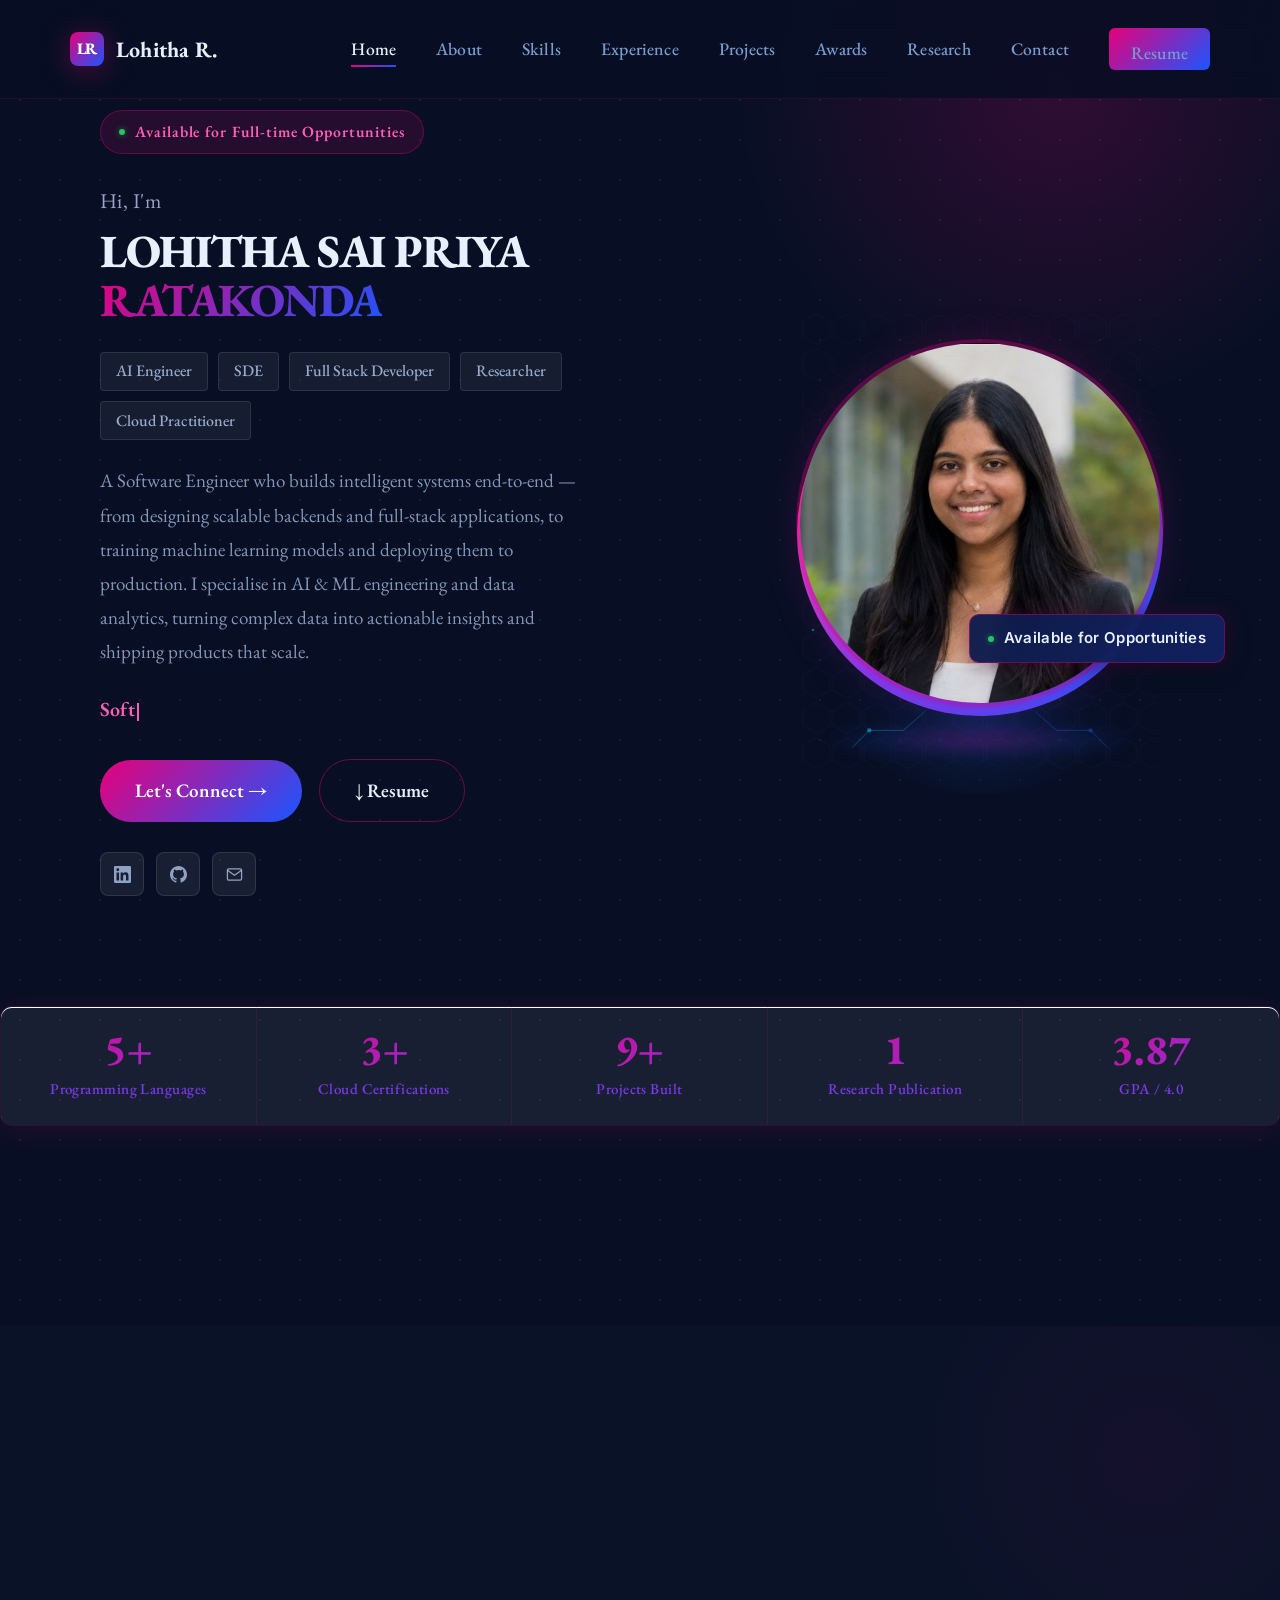
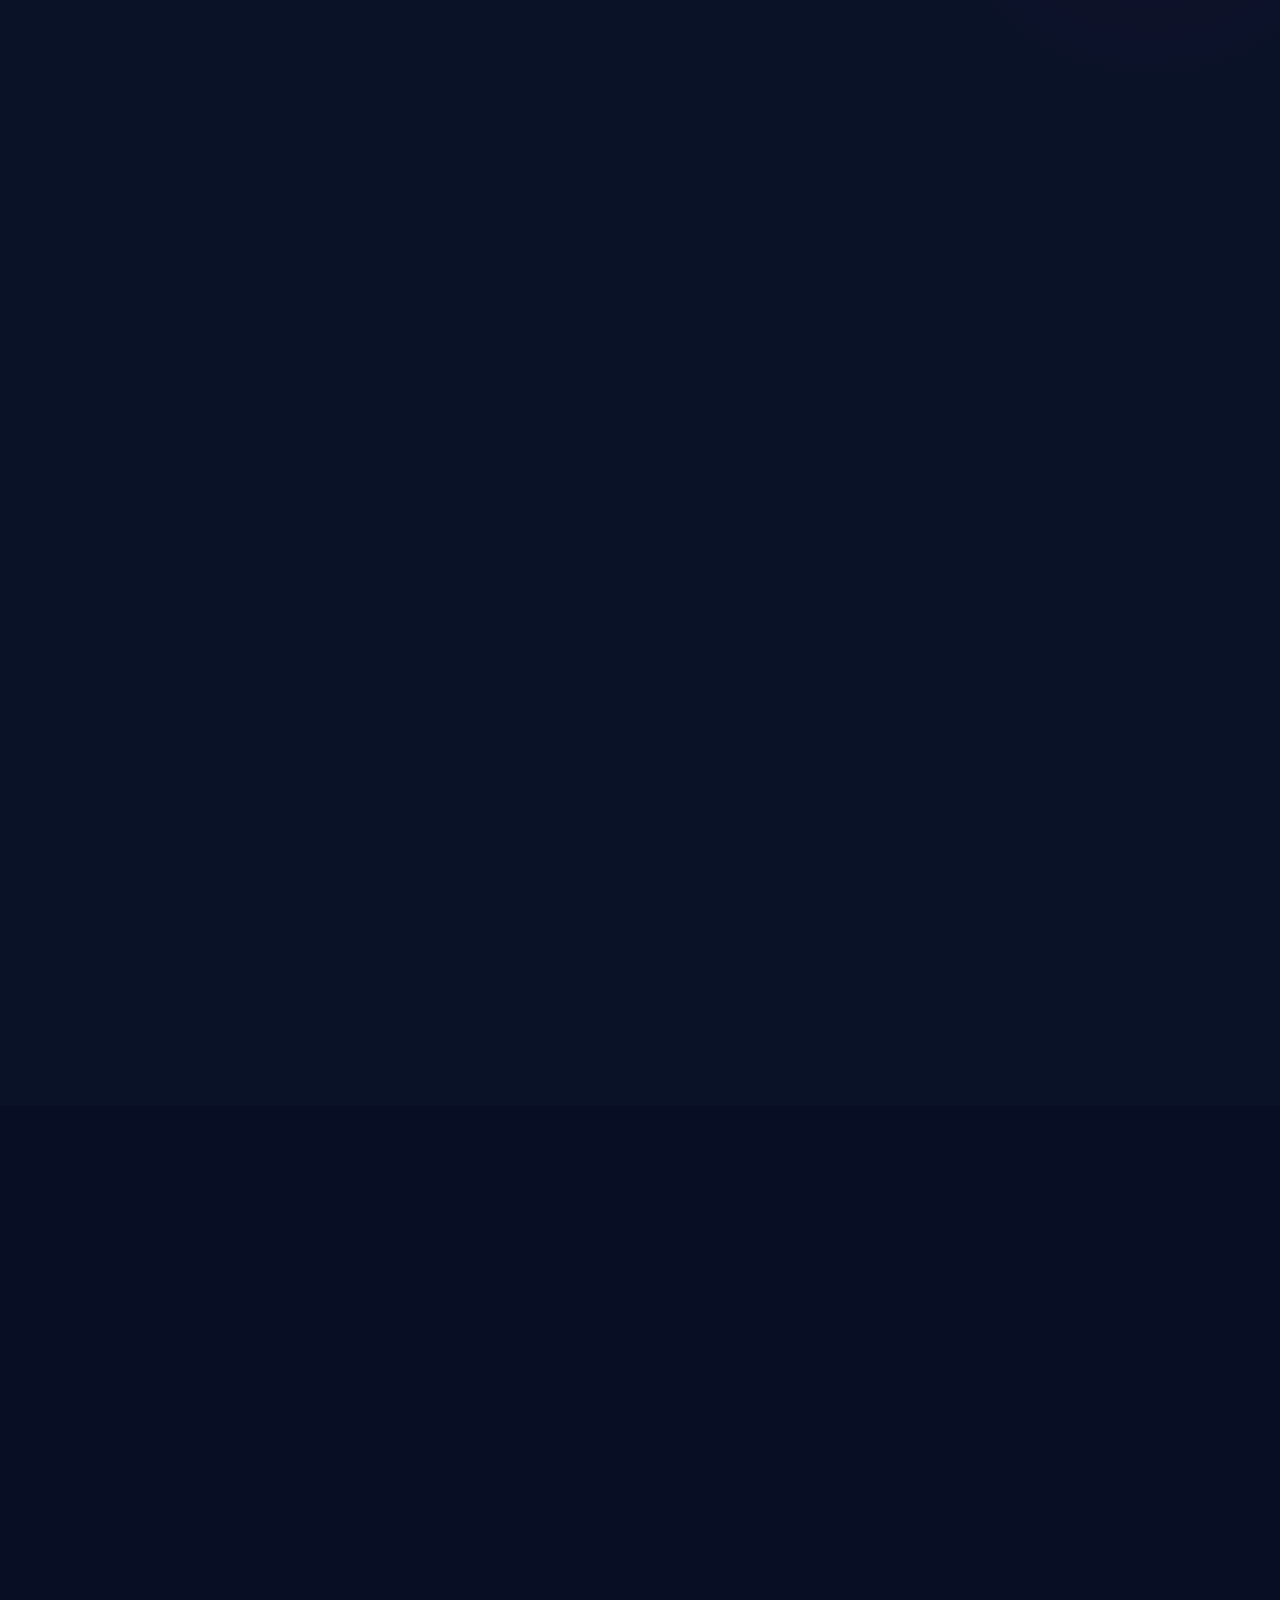
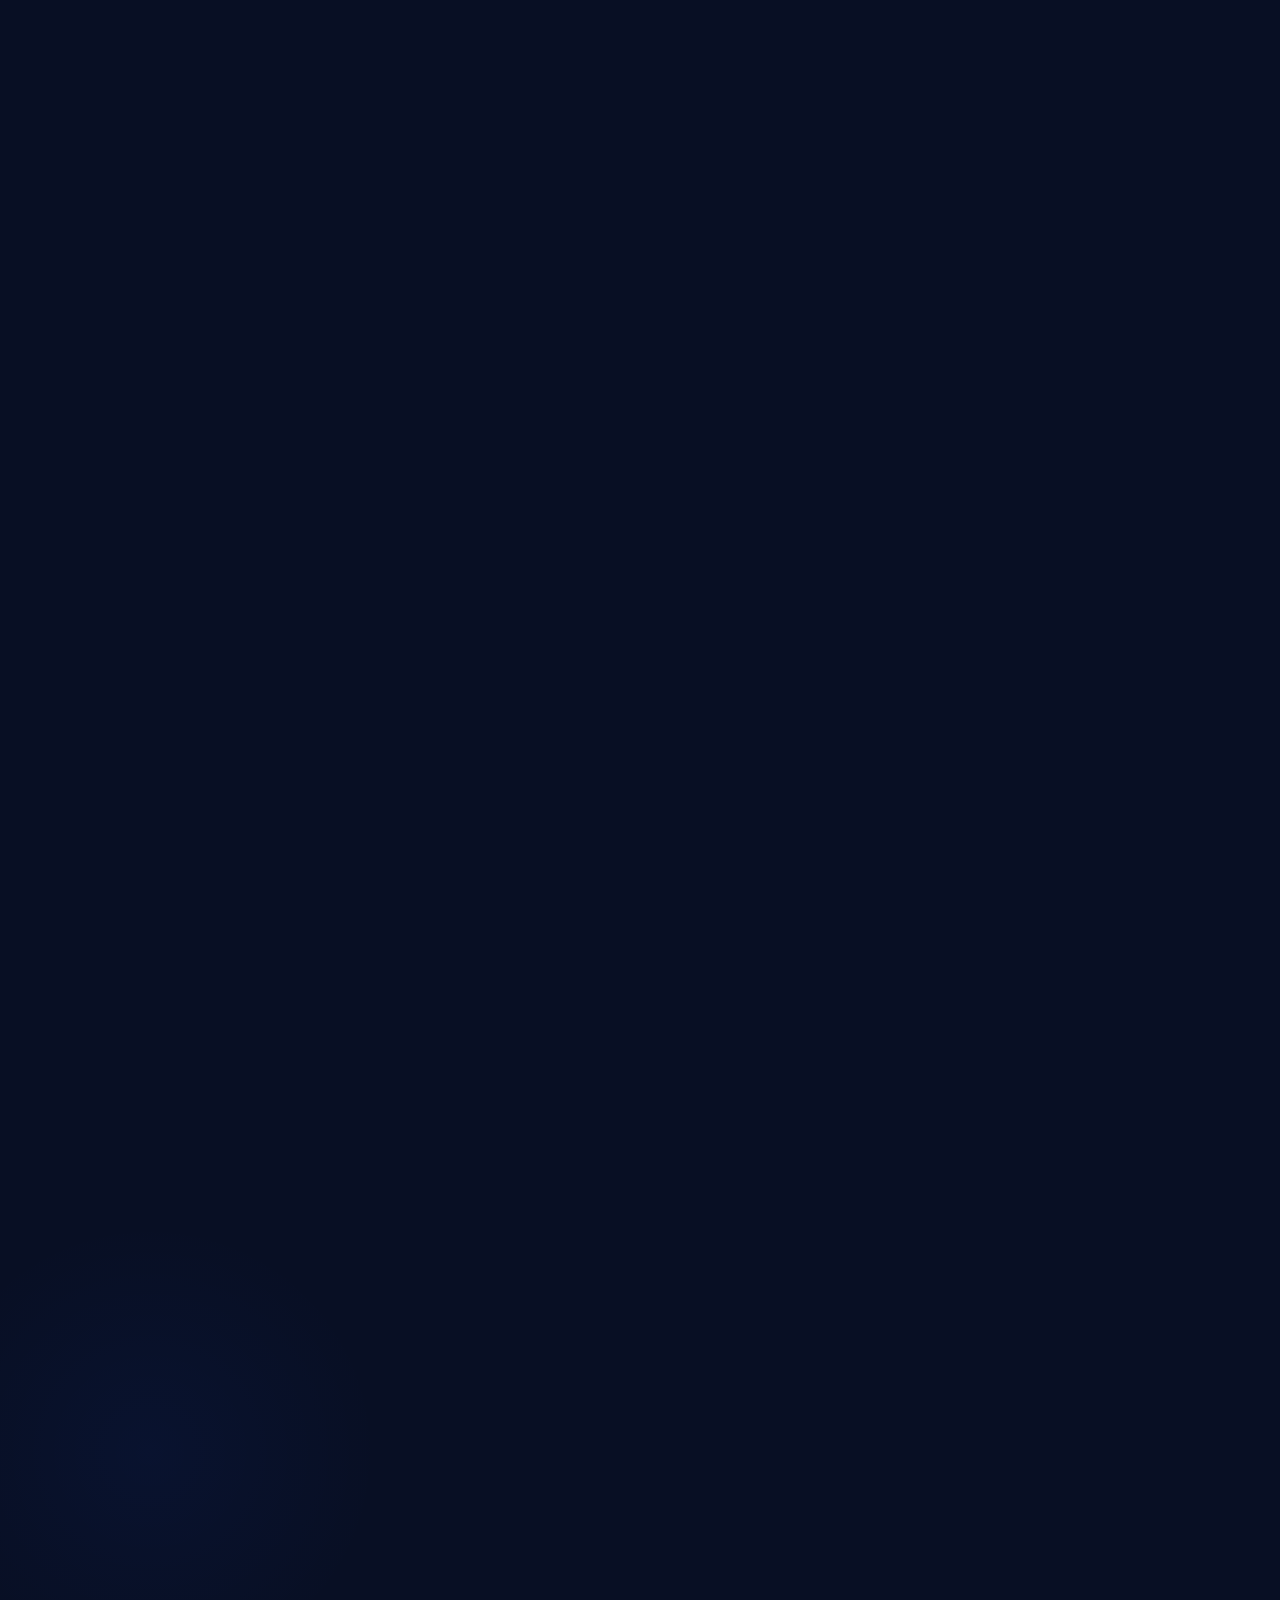
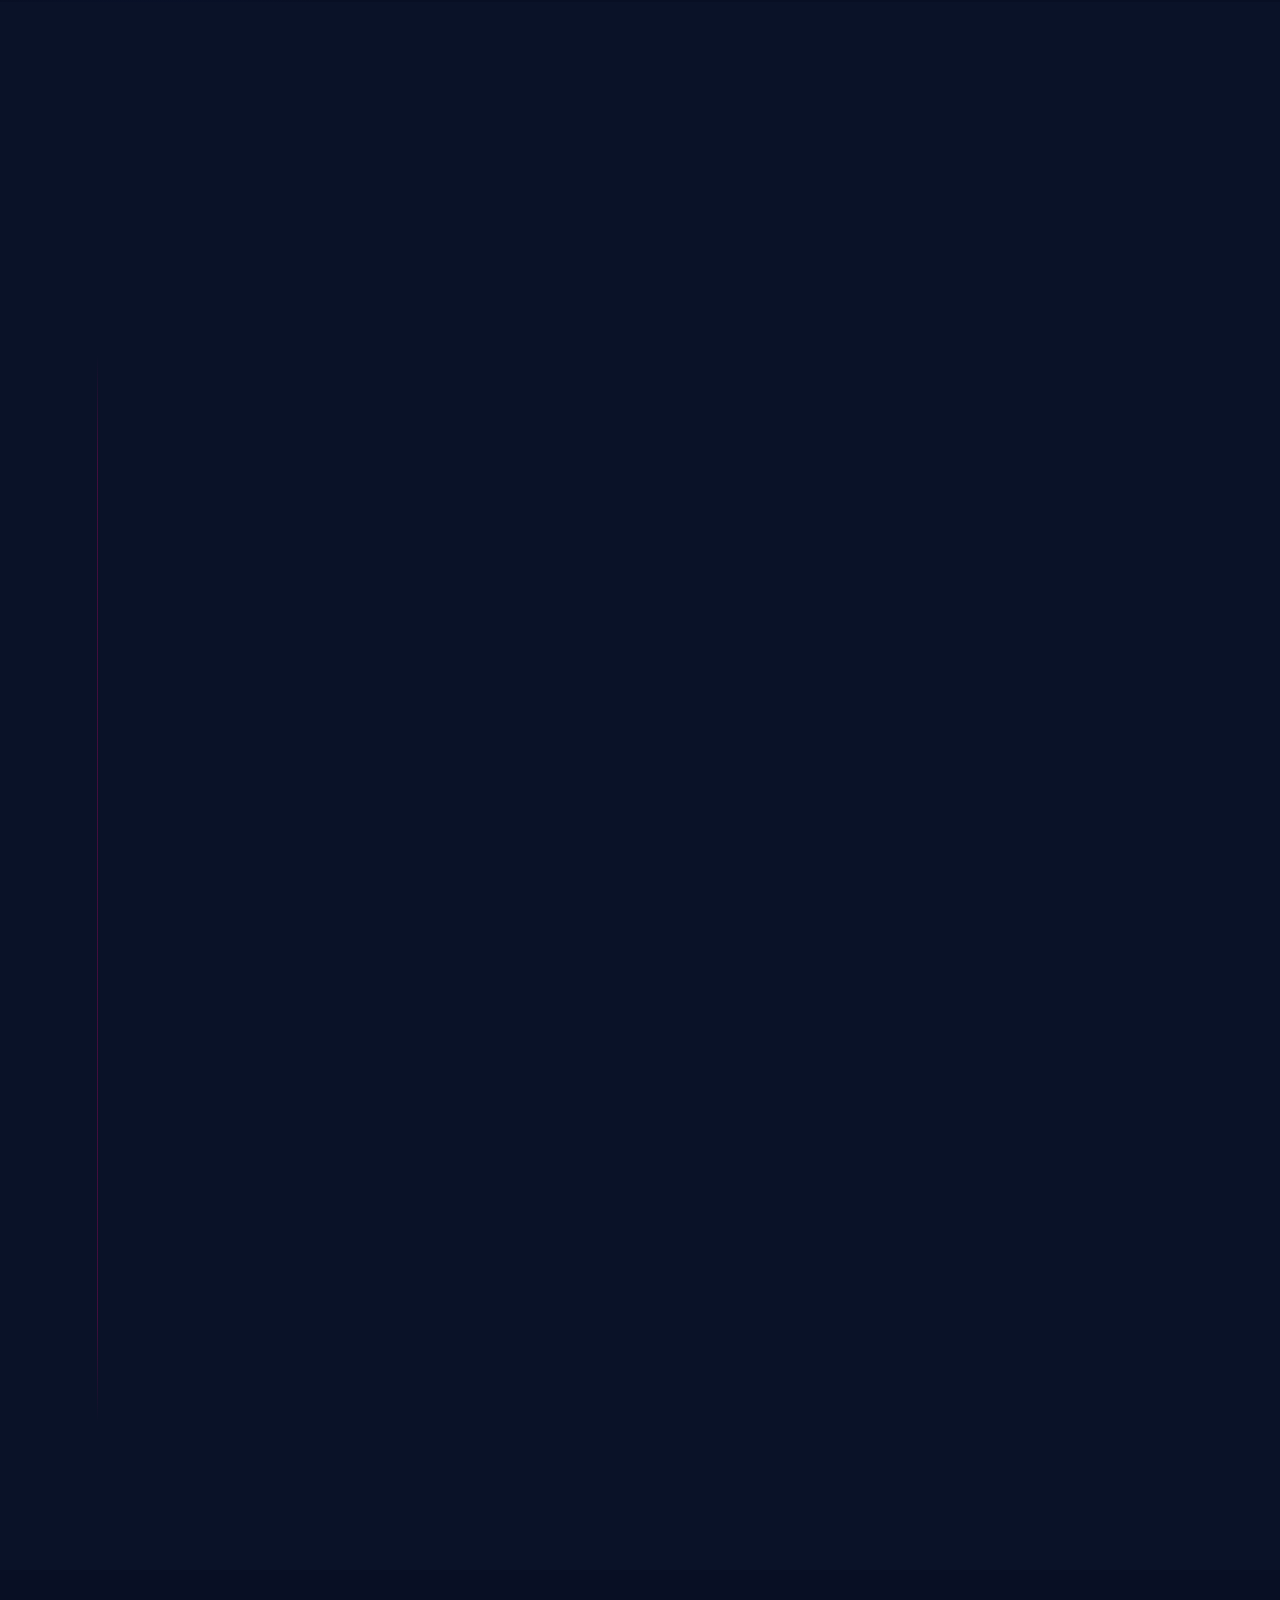
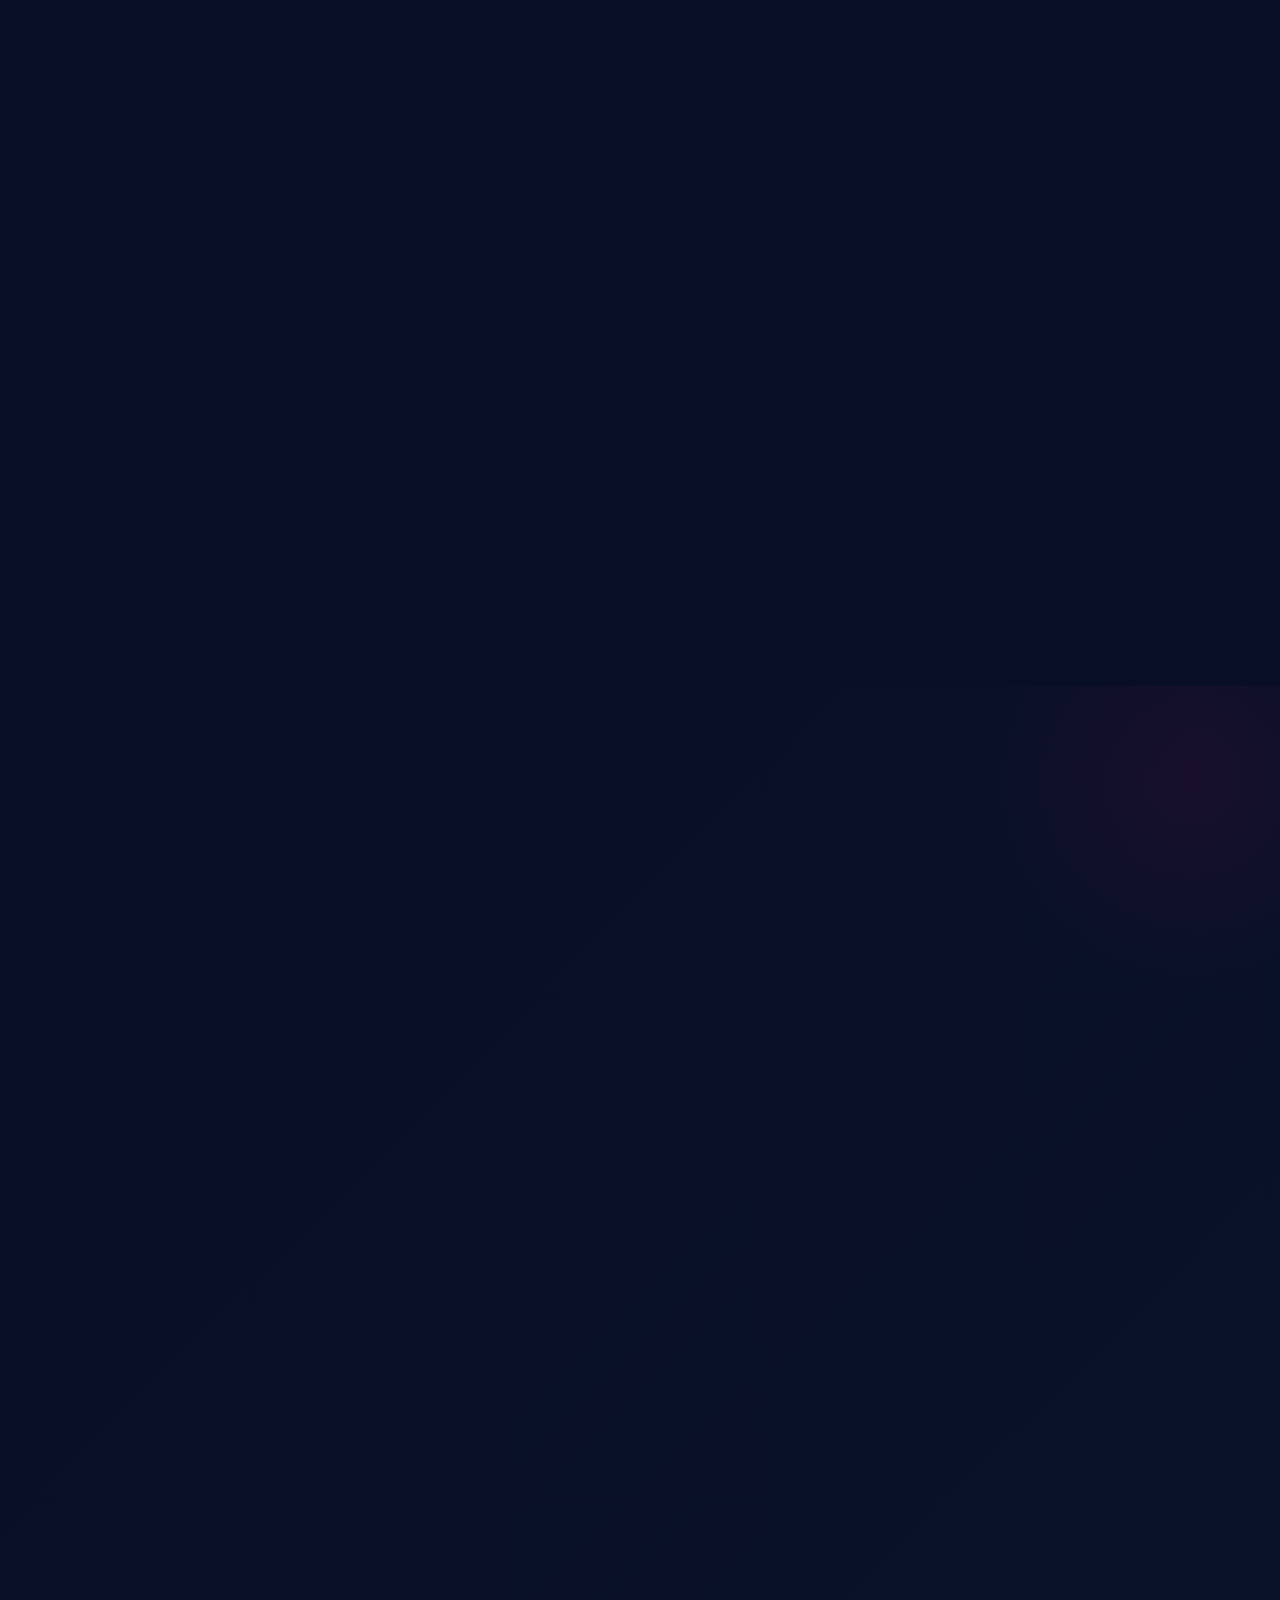
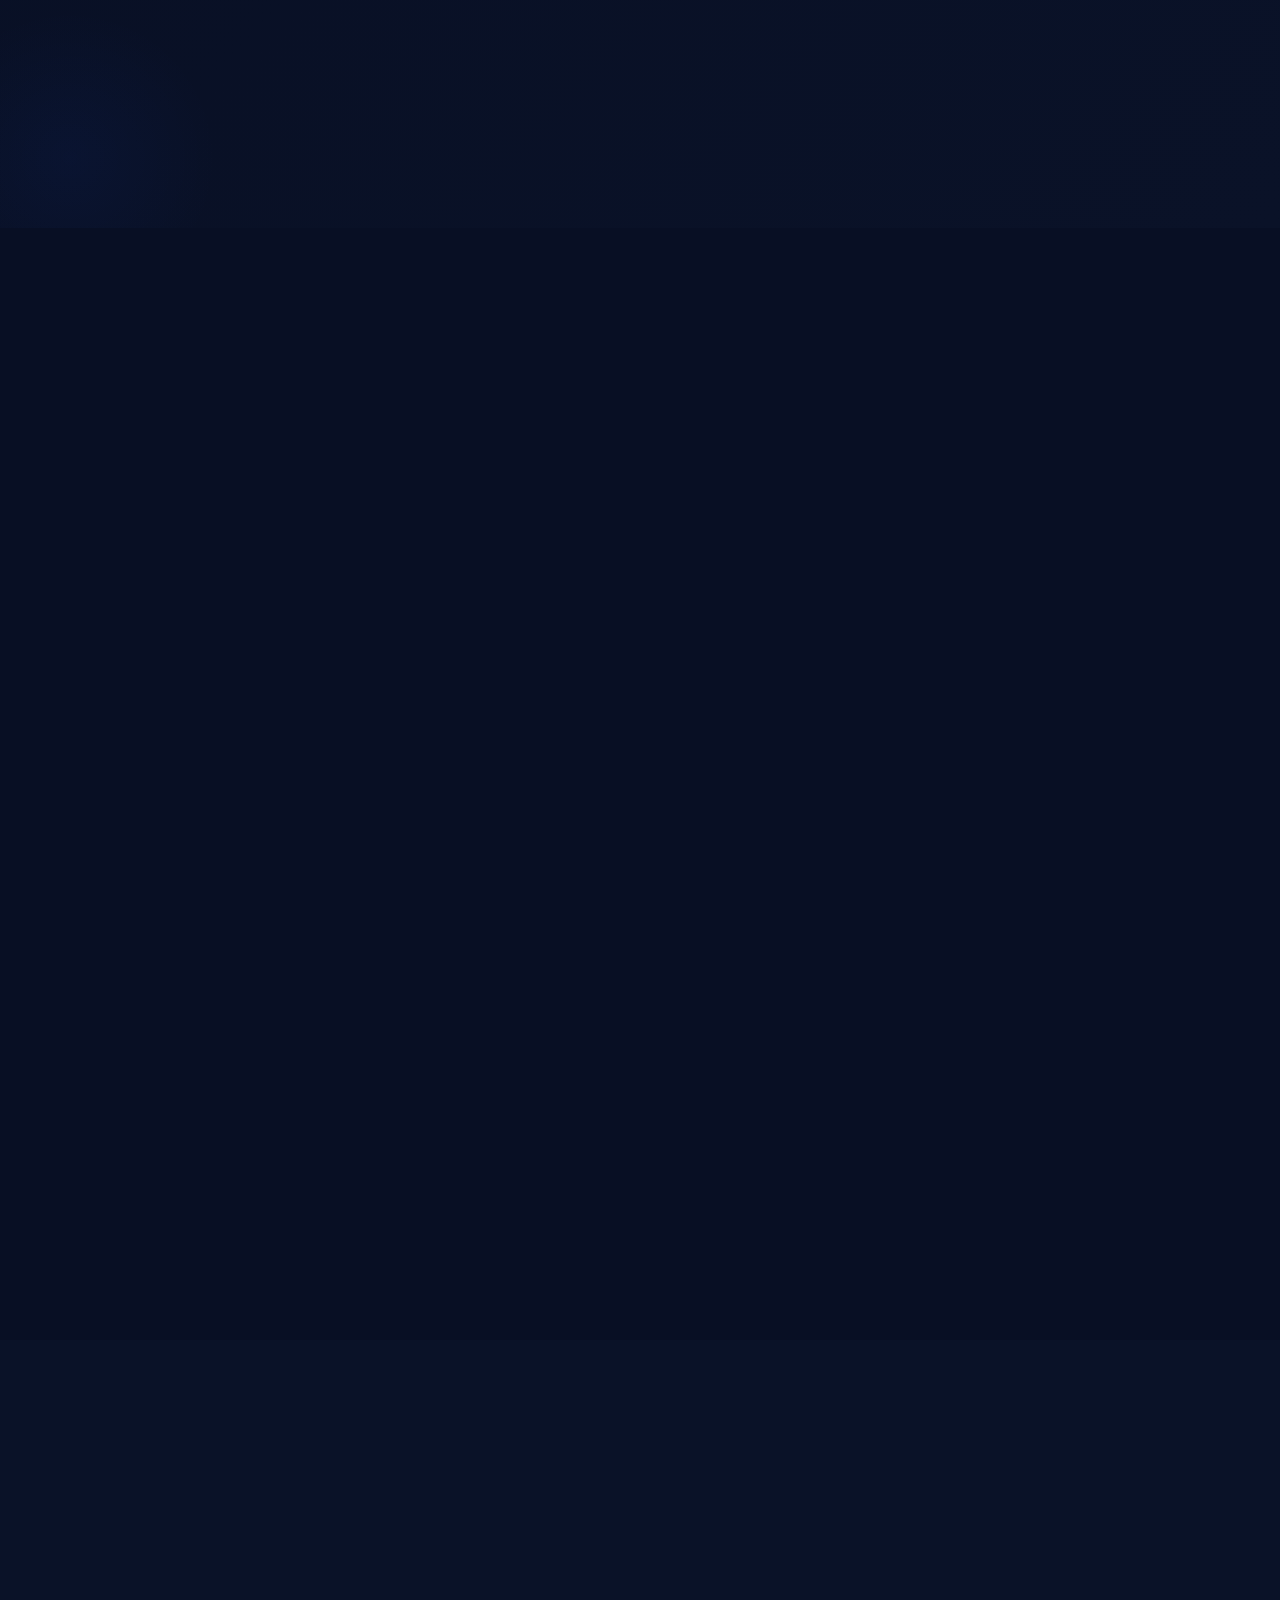
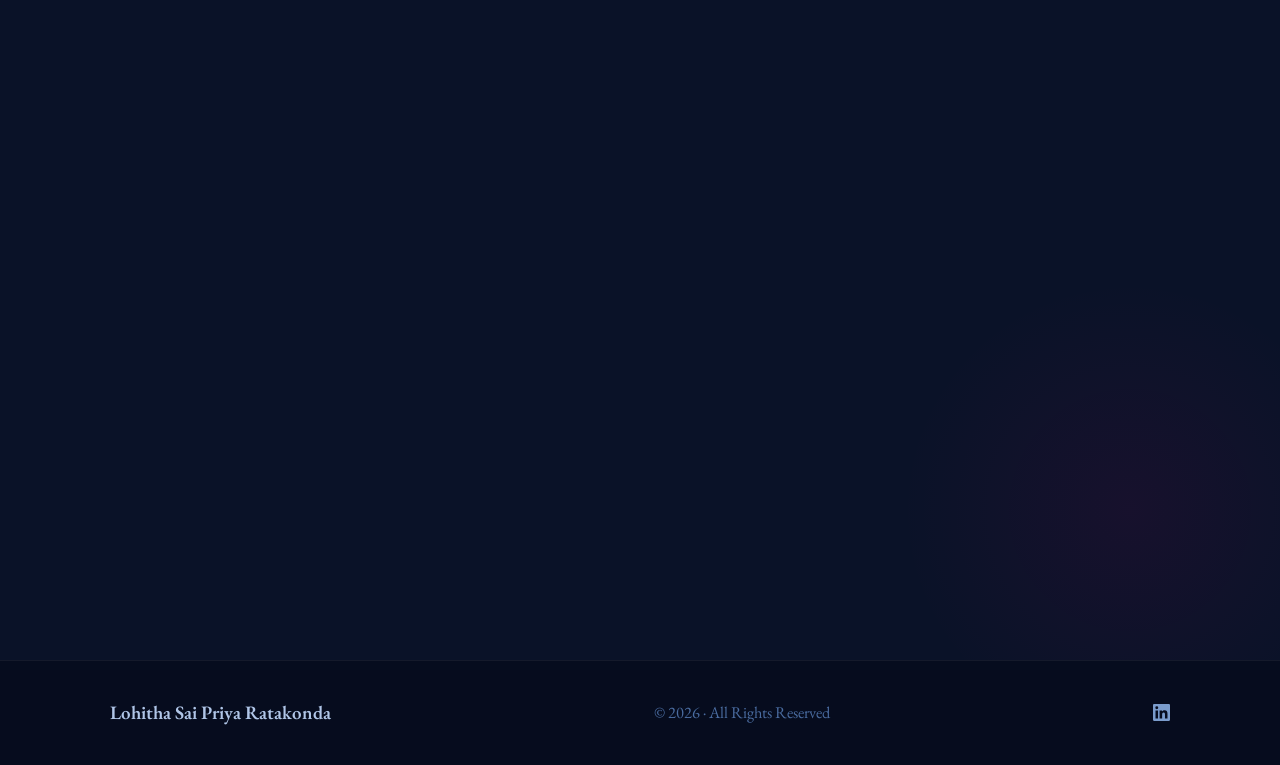
<file: index.html>
﻿<!DOCTYPE html>
<html lang="en">
<head>
  <meta charset="UTF-8">
  <meta name="viewport" content="width=device-width, initial-scale=1.0">
  <title>Lohitha Sai Priya Ratakonda, Software Engineer | AI &amp; ML</title>
  <meta name="description" content="Software Engineer specializing in AI, Machine Learning, and Full-Stack Development. Published Researcher. MS Computer Science at Bowling Green State University.">
  <link rel="preconnect" href="https://fonts.googleapis.com">
  <link rel="preconnect" href="https://fonts.gstatic.com" crossorigin>
  <link href="https://fonts.googleapis.com/css2?family=EB+Garamond:ital,wght@0,400;0,500;0,600;0,700;0,800;1,400;1,500&family=Inter:wght@300;400;500;600;700&display=swap" rel="stylesheet">
  <link rel="icon" type="image/svg+xml" href="images/favicon.svg">
  <link rel="stylesheet" href="css/style.css">
</head>
<body>

  <!-- SCROLL PROGRESS -->
  <div id="scroll-progress"></div>

  <!-- NAV -->
  <nav id="nav">
    <a href="#home" class="nav-logo">
      <span class="nav-logo-badge">LR</span>
      Lohitha R.
    </a>
    <div class="nav-links" id="navLinks">
      <a href="#home">Home</a>
      <a href="#about">About</a>
      <a href="#skills">Skills</a>
      <a href="#experience">Experience</a>
      <a href="#projects">Projects</a>
      <a href="#awards">Awards</a>
      <a href="#research">Research</a>
      <a href="#contact">Contact</a>
      <a href="images/Lohitha__Ratakonda__Resume.pdf" download class="nav-resume">Resume</a>
    </div>
    <button class="hamburger" id="hbg" aria-label="Toggle menu">
      <span></span><span></span><span></span>
    </button>
  </nav>

  <!-- MOBILE MENU -->
  <div class="mobile-menu" id="mob">
    <a href="#home">Home</a>
    <a href="#about">About</a>
    <a href="#skills">Skills</a>
    <a href="#experience">Experience</a>
    <a href="#projects">Projects</a>
    <a href="#awards">Awards</a>
    <a href="#research">Research</a>
    <a href="#contact">Contact</a>
    <a href="images/Lohitha__Ratakonda__Resume.pdf" download style="color:var(--cyan);font-weight:700;">↓ Resume</a>
  </div>

  <!-- HERO -->
  <section id="home">
    <div class="hero-particles" id="heroParticles"></div>

    <div class="hero-inner">

      <!-- LEFT — text content -->
      <div class="hero-left">

        <div class="hero-badge">
          <span class="hero-badge-dot"></span>
          Available for Full-time Opportunities
        </div>

        <p class="hero-greeting">Hi, I'm</p>

        <h1 class="hero-name">
          LOHITHA SAI PRIYA<br>
          <span>RATAKONDA</span>
        </h1>

        <div class="hero-role-tags">
          <span class="hero-role-tag">AI Engineer</span>
          <span class="hero-role-tag">SDE</span>
          <span class="hero-role-tag">Full Stack Developer</span>
          <span class="hero-role-tag">Researcher</span>
          <span class="hero-role-tag">Cloud Practitioner</span>
        </div>

        <p class="hero-bio">A Software Engineer who builds intelligent systems end-to-end — from designing scalable backends and full-stack applications, to training machine learning models and deploying them to production. I specialise in AI &amp; ML engineering and data analytics, turning complex data into actionable insights and shipping products that scale.</p>

        <p class="hero-role"></p>

        <div class="hero-cta">
          <a href="#contact" class="btn-pill-solid">Let's Connect →</a>
          <a href="images/Lohitha__Ratakonda__Resume.pdf" download class="btn-pill-outline">↓  Resume</a>
        </div>

        <div class="hero-social">
          <a href="https://www.linkedin.com/in/lohitha-ratakonda" target="_blank" rel="noopener" class="hero-social-link" aria-label="LinkedIn">
            <svg width="17" height="17" viewBox="0 0 24 24" fill="currentColor"><path d="M20.447 20.452h-3.554v-5.569c0-1.328-.027-3.037-1.852-3.037-1.853 0-2.136 1.445-2.136 2.939v5.667H9.351V9h3.414v1.561h.046c.477-.9 1.637-1.85 3.37-1.85 3.601 0 4.267 2.37 4.267 5.455v6.286zM5.337 7.433a2.062 2.062 0 01-2.063-2.065 2.064 2.064 0 112.063 2.065zm1.782 13.019H3.555V9h3.564v11.452zM22.225 0H1.771C.792 0 0 .774 0 1.729v20.542C0 23.227.792 24 1.771 24h20.451C23.2 24 24 23.227 24 22.271V1.729C24 .774 23.2 0 22.222 0h.003z"/></svg>
          </a>
          <a href="https://github.com/2124lohitharatakonda" target="_blank" rel="noopener" class="hero-social-link" aria-label="GitHub">
            <svg width="17" height="17" viewBox="0 0 24 24" fill="currentColor"><path d="M12 0C5.374 0 0 5.373 0 12c0 5.302 3.438 9.8 8.207 11.387.599.111.793-.261.793-.577v-2.234c-3.338.726-4.033-1.416-4.033-1.416-.546-1.387-1.333-1.756-1.333-1.756-1.089-.745.083-.729.083-.729 1.205.084 1.839 1.237 1.839 1.237 1.07 1.834 2.807 1.304 3.492.997.107-.775.418-1.305.762-1.604-2.665-.305-5.467-1.334-5.467-5.931 0-1.311.469-2.381 1.236-3.221-.124-.303-.535-1.524.117-3.176 0 0 1.008-.322 3.301 1.23A11.509 11.509 0 0112 5.803c1.02.005 2.047.138 3.006.404 2.291-1.552 3.297-1.23 3.297-1.23.653 1.653.242 2.874.118 3.176.77.84 1.235 1.911 1.235 3.221 0 4.609-2.807 5.624-5.479 5.921.43.372.823 1.102.823 2.222v3.293c0 .319.192.694.801.576C20.566 21.797 24 17.3 24 12c0-6.627-5.373-12-12-12z"/></svg>
          </a>
          <a href="mailto:lohitharatakonda.179@gmail.com" class="hero-social-link" aria-label="Email">
            <svg width="17" height="17" viewBox="0 0 24 24" fill="none" stroke="currentColor" stroke-width="1.8"><path d="M4 4h16c1.1 0 2 .9 2 2v12c0 1.1-.9 2-2 2H4c-1.1 0-2-.9-2-2V6c0-1.1.9-2 2-2z"/><polyline points="22,6 12,13 2,6"/></svg>
          </a>
        </div>

      </div><!-- /hero-left -->

      <!-- RIGHT — PNG pop-out from circle -->
      <div class="hero-right">
        <div class="hero-photo-ring">

          <!-- SVG background: hex grid + neural net + particles -->
          <svg class="hero-ai-canvas" viewBox="0 0 420 540" fill="none" xmlns="http://www.w3.org/2000/svg">
            <defs>
              <linearGradient id="lgrad" x1="0%" y1="0%" x2="100%" y2="0%">
                <stop offset="0%" stop-color="#1e6fff"/>
                <stop offset="100%" stop-color="#00c2ff"/>
              </linearGradient>
              <pattern id="hexbg" x="0" y="0" width="36" height="41.5" patternUnits="userSpaceOnUse">
                <polygon points="18,1 34,10 34,28 18,37 2,28 2,10" fill="none" stroke="rgba(200,80,255,0.08)" stroke-width="0.7"/>
              </pattern>
              <radialGradient id="cglow" cx="50%" cy="70%" r="50%">
                <stop offset="0%"   stop-color="rgba(30,111,255,0.22)"/>
                <stop offset="100%" stop-color="transparent"/>
              </radialGradient>
              <filter id="fg" x="-40%" y="-40%" width="180%" height="180%">
                <feGaussianBlur stdDeviation="3.5" result="b"/><feMerge><feMergeNode in="b"/><feMergeNode in="SourceGraphic"/></feMerge>
              </filter>
            </defs>
            <!-- Hex grid -->
            <rect width="420" height="540" fill="url(#hexbg)" opacity="0.9"/>
            <!-- Center radial glow behind circle -->
            <ellipse cx="210" cy="390" rx="195" ry="175" fill="url(#cglow)"/>
            <!-- Neural net — left -->
            <circle cx="22" cy="200" r="4.5" fill="none" stroke="#00c2ff" stroke-width="1.2" filter="url(#fg)"><animate attributeName="r" values="4.5;6.5;4.5" dur="3s" repeatCount="indefinite"/></circle>
            <circle cx="22" cy="255" r="4"   fill="none" stroke="#1e6fff" stroke-width="1"><animate attributeName="r" values="4;6;4" dur="2.7s" repeatCount="indefinite"/></circle>
            <circle cx="22" cy="310" r="4.5" fill="none" stroke="#7c3aed" stroke-width="1"><animate attributeName="r" values="4.5;6.5;4.5" dur="3.6s" repeatCount="indefinite"/></circle>
            <circle cx="62" cy="225" r="4"   fill="none" stroke="#00c2ff" stroke-width="1"><animate attributeName="r" values="4;6;4" dur="2.4s" repeatCount="indefinite"/></circle>
            <circle cx="62" cy="280" r="3.5" fill="none" stroke="#1e6fff" stroke-width="1"><animate attributeName="r" values="3.5;5.5;3.5" dur="3.1s" repeatCount="indefinite"/></circle>
            <circle cx="96" cy="250" r="5"   fill="rgba(0,194,255,0.12)" stroke="#00c2ff" stroke-width="1.2" filter="url(#fg)"><animate attributeName="r" values="5;7.5;5" dur="4s" repeatCount="indefinite"/></circle>
            <line x1="22" y1="200" x2="62" y2="225" stroke="rgba(0,194,255,0.32)"  stroke-width="0.8"/>
            <line x1="22" y1="255" x2="62" y2="225" stroke="rgba(30,111,255,0.32)" stroke-width="0.8"/>
            <line x1="22" y1="255" x2="62" y2="280" stroke="rgba(30,111,255,0.28)" stroke-width="0.7"/>
            <line x1="22" y1="310" x2="62" y2="280" stroke="rgba(124,58,237,0.32)" stroke-width="0.8"/>
            <line x1="62" y1="225" x2="96" y2="250" stroke="rgba(0,194,255,0.4)"   stroke-width="0.9"/>
            <line x1="62" y1="280" x2="96" y2="250" stroke="rgba(30,111,255,0.4)"  stroke-width="0.9"/>
            <!-- Data pulses -->
            <circle r="2.5" fill="#00c2ff" filter="url(#fg)"><animateMotion dur="2.1s" repeatCount="indefinite" path="M22,200 L62,225 L96,250"/></circle>
            <circle r="2"   fill="#7c3aed" filter="url(#fg)"><animateMotion dur="3s"   repeatCount="indefinite" path="M22,310 L62,280 L96,250"/></circle>
            <!-- Circuit traces — bottom -->
            <path d="M60,510 L80,490 L120,490 L145,468" stroke="rgba(0,194,255,0.4)"  stroke-width="0.9" fill="none"/>
            <path d="M360,510 L340,490 L300,490 L275,468" stroke="rgba(30,111,255,0.4)" stroke-width="0.9" fill="none"/>
            <circle cx="80"  cy="490" r="2.5" fill="#00c2ff"><animate attributeName="opacity" values="1;0.2;1" dur="2s"   repeatCount="indefinite"/></circle>
            <circle cx="340" cy="490" r="2.5" fill="#1e6fff"><animate attributeName="opacity" values="1;0.2;1" dur="2.4s" repeatCount="indefinite"/></circle>
            <!-- Floating particles -->
            <circle cx="130" cy="55"  r="2"   fill="#00c2ff" opacity="0.7"><animate attributeName="cy" values="55;42;55"    dur="4s"   repeatCount="indefinite"/></circle>
            <circle cx="370" cy="130" r="1.8" fill="#1e6fff" opacity="0.6"><animate attributeName="cy" values="130;118;130"  dur="3.5s" repeatCount="indefinite"/></circle>
            <circle cx="395" cy="290" r="2"   fill="#7c3aed" opacity="0.5"><animate attributeName="cy" values="290;276;290"  dur="5.2s" repeatCount="indefinite"/></circle>
            <circle cx="14"  cy="380" r="1.5" fill="#00c2ff" opacity="0.5"><animate attributeName="cy" values="380;366;380"  dur="4.8s" repeatCount="indefinite"/></circle>
          </svg>

          <!-- The glowing circle ring (person pops above this) -->
          <div class="hero-circle-ring"></div>

          <!-- Scanning line inside the circle -->

          <div class="hero-photo-inner">
            <img src="images/prof_11.jpeg"
                 alt="Lohitha Sai Priya Ratakonda"
                 onerror="this.src='images/photo3.jpeg'">
          </div>

          <!-- Available badge -->
          <div class="hero-avail-badge">
            <span class="hero-badge-dot"></span>
            Available for Opportunities
          </div>

        </div>
      </div><!-- /hero-right -->

    </div><!-- /hero-inner -->

    <!-- STATS STRIP -->
    <div class="hero-stats-strip">
      <div class="hero-stats-grid">
        <div class="hero-stat">
          <div class="hero-stat-num">5+</div>
          <div class="hero-stat-lbl">Programming Languages</div>
        </div>
        <div class="hero-stat">
          <div class="hero-stat-num">3+</div>
          <div class="hero-stat-lbl">Cloud Certifications</div>
        </div>
        <div class="hero-stat">
          <div class="hero-stat-num">9+</div>
          <div class="hero-stat-lbl">Projects Built</div>
        </div>
        <div class="hero-stat">
          <div class="hero-stat-num">1</div>
          <div class="hero-stat-lbl">Research Publication</div>
        </div>
        <div class="hero-stat">
          <div class="hero-stat-num">3.87</div>
          <div class="hero-stat-lbl">GPA / 4.0</div>
        </div>
      </div>
    </div>


  </section>


  <!-- ABOUT -->
  <section id="about">
    <div class="about-circle-tr"></div>
    <div class="about-circle-tr2"></div>
    <div class="inner">

      <div class="about-heading-wrap">
        <h2 class="about-heading-script reveal-up">About Me</h2>
        <div class="about-sub-line reveal-up">
          <span class="about-line"></span>
          Who I am
          <span class="about-line"></span>
        </div>
      </div>

      <div class="bio-row">
        <div class="bio-photo reveal-left">
          <img src="images/photo1.jpeg" alt="Lohitha Sai Priya Ratakonda" onerror="this.src='images/photo3.jpeg'">
        </div>
        <div class="bio-content reveal-right">
          <p class="bio-text">Hey! I'm Lohitha Sai Priya Ratakonda, a Software Engineer who works across AI/ML, full-stack development, and research. I like building things that actually solve problems.</p>
          <p class="bio-text" style="margin-top:1rem">I've worked across telecom, fintech, and data science - building fraud detection systems, graph neural networks, chatbots, and cloud apps. I enjoy both the engineering side and the research side of things, and I try to bring that mix to whatever I'm working on.</p>
          <p class="bio-text" style="margin-top:1rem">Outside of work, I'm usually reading about something new, tinkering with a side project, or just trying to get better at the things I care about.</p>
<a href="images/Lohitha__Ratakonda__Resume.pdf" download class="btn btn-primary" style="margin-top:1.5rem;display:inline-flex">Download Resume</a>
        </div>
      </div>

      <div class="edu-section-label reveal-up">Education &amp; Certifications</div>

      <div class="cards-row" style="align-items:stretch;margin-left:-3.5rem;margin-right:-3.5rem;gap:2rem;">
        <div class="reveal" style="overflow:hidden;border-radius:20px;">
          <img src="images/EDU_3.png" alt="Cloud Certifications" style="width:100%;height:auto;display:block;border-radius:20px;transition:transform 0.4s cubic-bezier(0.25,0.46,0.45,0.94);cursor:zoom-in;" onmouseover="this.style.transform='scale(1.06)'" onmouseout="this.style.transform='scale(1)'">
        </div>
        <div class="reveal" style="overflow:hidden;border-radius:20px;">
          <img src="images/EDU_1.png" alt="Master of Science, Computer Science – Bowling Green State University" style="width:100%;height:auto;display:block;border-radius:20px;transition:transform 0.4s cubic-bezier(0.25,0.46,0.45,0.94);cursor:zoom-in;" onmouseover="this.style.transform='scale(1.06)'" onmouseout="this.style.transform='scale(1)'">
        </div>
        <div class="reveal" style="overflow:hidden;border-radius:20px;">
          <img src="images/EDU_2.png" alt="Bachelor of Engineering, Computer Science – RMK College" style="width:100%;height:auto;display:block;border-radius:20px;transition:transform 0.4s cubic-bezier(0.25,0.46,0.45,0.94);cursor:zoom-in;" onmouseover="this.style.transform='scale(1.06)'" onmouseout="this.style.transform='scale(1)'">
        </div>
      </div>
    </div>
  </section>


  <!-- SKILLS -->
  <section id="skills">
    <div class="inner skills-inner">
      <div class="s-header reveal">
        <div class="s-eyebrow">Technical Skills</div>
        <h2 class="s-title">What I Work With</h2>
      </div>

      <div class="expertise-list">

        <div class="expertise-item reveal">
          <div class="expertise-header">
            <div class="expertise-icon ei-1"><svg viewBox="0 0 24 24" fill="none" stroke="currentColor" stroke-width="1.6" width="26" height="26"><polyline points="16 18 22 12 16 6"/><polyline points="8 6 2 12 8 18"/></svg></div>
            <div class="expertise-meta">
              <div class="expertise-title">Languages</div>
              <div class="expertise-desc">Programming languages used across projects and production systems</div>
            </div>
          </div>
          <div class="expertise-tags"><span class="etag">Python</span><span class="etag">Java</span><span class="etag">JavaScript</span><span class="etag">TypeScript</span><span class="etag">SQL</span><span class="etag">C</span><span class="etag">C++</span><span class="etag">R</span><span class="etag">Bash</span></div>
        </div>

        <div class="expertise-item reveal">
          <div class="expertise-header">
            <div class="expertise-icon ei-2"><svg viewBox="0 0 24 24" fill="none" stroke="currentColor" stroke-width="1.6" width="26" height="26"><circle cx="12" cy="12" r="4"/><circle cx="12" cy="3" r="1.5" fill="currentColor" stroke="none"/><circle cx="21" cy="12" r="1.5" fill="currentColor" stroke="none"/><circle cx="12" cy="21" r="1.5" fill="currentColor" stroke="none"/><circle cx="3" cy="12" r="1.5" fill="currentColor" stroke="none"/><line x1="12" y1="4.5" x2="12" y2="8"/><line x1="19.5" y1="12" x2="16" y2="12"/><line x1="12" y1="19.5" x2="12" y2="16"/><line x1="4.5" y1="12" x2="8" y2="12"/></svg></div>
            <div class="expertise-meta">
              <div class="expertise-title">AI &amp; Machine Learning</div>
              <div class="expertise-desc">Core ML frameworks, deep learning architectures, and model development</div>
            </div>
          </div>
          <div class="expertise-tags"><span class="etag">PyTorch</span><span class="etag">TensorFlow</span><span class="etag">Scikit-learn</span><span class="etag">XGBoost</span><span class="etag">CNN</span><span class="etag">GNN</span><span class="etag">Transfer Learning</span><span class="etag">NLP</span><span class="etag">OpenCV</span><span class="etag">Deep Learning</span></div>
        </div>

        <div class="expertise-item reveal">
          <div class="expertise-header">
            <div class="expertise-icon ei-3"><svg viewBox="0 0 24 24" fill="none" stroke="currentColor" stroke-width="1.6" width="26" height="26"><path d="M13 2L4.5 13.5H12L11 22L19.5 10.5H12L13 2Z" stroke-linejoin="round"/></svg></div>
            <div class="expertise-meta">
              <div class="expertise-title">GenAI &amp; Agentic AI</div>
              <div class="expertise-desc">Large language models, RAG pipelines, vector search, and autonomous agents</div>
            </div>
          </div>
          <div class="expertise-tags"><span class="etag">LangChain</span><span class="etag">RAG</span><span class="etag">FAISS</span><span class="etag">Vector Databases</span><span class="etag">OpenAI API</span><span class="etag">Agentic Workflows</span><span class="etag">LLM Orchestration</span><span class="etag">Prompt Engineering</span></div>
        </div>

        <div class="expertise-item reveal">
          <div class="expertise-header">
            <div class="expertise-icon ei-4"><svg viewBox="0 0 24 24" fill="none" stroke="currentColor" stroke-width="1.6" width="26" height="26"><rect x="3" y="5" width="18" height="6" rx="2"/><rect x="3" y="14" width="18" height="6" rx="2"/><circle cx="7" cy="8" r="1.2" fill="currentColor" stroke="none"/><circle cx="7" cy="17" r="1.2" fill="currentColor" stroke="none"/></svg></div>
            <div class="expertise-meta">
              <div class="expertise-title">Backend &amp; APIs</div>
              <div class="expertise-desc">Server-side development, REST APIs, and microservices architecture</div>
            </div>
          </div>
          <div class="expertise-tags"><span class="etag">Spring Boot</span><span class="etag">REST APIs</span><span class="etag">FastAPI</span><span class="etag">Node.js</span><span class="etag">Microservices</span><span class="etag">MySQL</span><span class="etag">JWT Auth</span><span class="etag">Wi-Fi / Networking</span></div>
        </div>

        <div class="expertise-item reveal">
          <div class="expertise-header">
            <div class="expertise-icon ei-5"><svg viewBox="0 0 24 24" fill="none" stroke="currentColor" stroke-width="1.6" width="26" height="26"><path d="M6 16a4 4 0 01-.5-8A5 5 0 0117 10h1a4 4 0 010 8H6Z"/></svg></div>
            <div class="expertise-meta">
              <div class="expertise-title">Cloud &amp; DevOps</div>
              <div class="expertise-desc">Multi-cloud platforms, containerization, and CI/CD automation</div>
            </div>
          </div>
          <div class="expertise-tags"><span class="etag">AWS (Certified)</span><span class="etag">GCP (Certified)</span><span class="etag">Azure (Certified)</span><span class="etag">Docker</span><span class="etag">Kubernetes</span><span class="etag">CI/CD</span><span class="etag">Git</span><span class="etag">Jenkins</span><span class="etag">Linux</span><span class="etag">OS</span></div>
        </div>

        <div class="expertise-item reveal">
          <div class="expertise-header">
            <div class="expertise-icon ei-6"><svg viewBox="0 0 24 24" fill="none" stroke="currentColor" stroke-width="1.6" width="26" height="26"><rect x="2" y="4" width="20" height="14" rx="2"/><line x1="2" y1="9" x2="22" y2="9"/><line x1="8" y1="20" x2="16" y2="20"/><line x1="12" y1="18" x2="12" y2="20"/><path d="M7 13l3 2-3 2" stroke-linecap="round" stroke-linejoin="round"/><line x1="13" y1="15" x2="17" y2="15" stroke-linecap="round"/></svg></div>
            <div class="expertise-meta">
              <div class="expertise-title">Frontend &amp; Databases</div>
              <div class="expertise-desc">UI development, component frameworks, and database management</div>
            </div>
          </div>
          <div class="expertise-tags"><span class="etag">React.js</span><span class="etag">Redux</span><span class="etag">Java AWT</span><span class="etag">HTML5</span><span class="etag">CSS3</span><span class="etag">PostgreSQL</span><span class="etag">MongoDB</span><span class="etag">QuickBase</span><span class="etag">Oracle SQL</span></div>
        </div>

      </div>
    </div>
  </section>


  <!-- EXPERIENCE -->
  <section id="experience">
    <div class="inner">
      <div class="s-header reveal">
        <div class="s-eyebrow">Work History</div>
        <h2 class="s-title">Experience Journey</h2>
      </div>

      <div class="exp-list">

        <div class="card exp-card reveal" style="position:relative;overflow:hidden;padding:2.5rem 2.5rem 2.5rem 5rem;min-height:260px;">
          <!-- background image pinned to right half only -->
          <img src="images/EXP_1.png" alt="" aria-hidden="true" loading="lazy" style="position:absolute;right:0;top:0;width:48%;height:100%;object-fit:cover;object-position:center;opacity:0.75;pointer-events:none;mask-image:linear-gradient(to left, rgba(0,0,0,1) 0%, rgba(0,0,0,0.6) 60%, rgba(0,0,0,0) 100%);-webkit-mask-image:linear-gradient(to left, rgba(0,0,0,1) 0%, rgba(0,0,0,0.6) 60%, rgba(0,0,0,0) 100%);border-radius:0;z-index:0;">
          <!-- strong glass only on left text area -->
          <div style="position:absolute;inset:0;background:linear-gradient(to right, rgba(8,15,36,0.97) 0%, rgba(8,15,36,0.90) 55%, rgba(8,15,36,0.10) 100%);z-index:1;border-radius:inherit;pointer-events:none;"></div>
          <!-- content -->
          <div class="exp-head" style="position:relative;z-index:2;">
            <div class="exp-head-left">
              <div class="exp-logo-wrap exp-logo--senecio">
                SENECIO
              </div>
              <div>
                <div class="exp-role" style="font-size:1.65rem;font-weight:800;color:#e8f0fe;">Software Engineering Intern</div>
                <div class="exp-co" style="font-size:1.1rem;font-weight:600;color:#b0c6e8;">Senecio Corporation  ·  Bowling Green, OH</div>
              </div>
            </div>
            <div class="exp-date" style="font-size:0.9rem;font-weight:700;background:rgba(8,15,36,0.85);backdrop-filter:blur(10px);-webkit-backdrop-filter:blur(10px);border:1px solid rgba(232,0,122,0.45);box-shadow:0 2px 12px rgba(232,0,122,0.20);color:#e8007a;">Sep 2025 - Dec 2025</div>
          </div>
          <ul class="exp-bullets" style="position:relative;z-index:2;font-size:1.05rem;line-height:1.85;color:#b0c6e8;">
            <li>Contributed to building a community mobile app using <strong>JavaScript, Java, and SQL</strong>, users in any area can discover local events, post listings, sell items, and connect with nearby people within a set mile radius</li>
            <li>Built an <strong>in-app voting and rating system</strong> allowing users to vote and rate restaurants, venues, and community events, we handled voting logic, data persistence, and live result updates</li>
            <li>Worked across the <strong>full stack</strong>, from database schema design and <strong>REST API development</strong> to frontend components using modern JavaScript frameworks</li>
            <li>Used <strong>AI tools</strong> to assist with code generation, debugging, and feature ideation throughout the development process</li>
            <li>Reported directly to <strong>Dr. Jerry W. Wicks</strong>, President of Senecio Corporation</li>
          </ul>
        </div>

        <div class="card exp-card reveal" style="position:relative;overflow:hidden;padding:2.5rem 2.5rem 2.5rem 5rem;min-height:260px;">
          <!-- background image pinned to right half only -->
          <img src="images/EXP_2.png" alt="" aria-hidden="true" loading="lazy" style="position:absolute;right:0;top:0;width:48%;height:100%;object-fit:cover;object-position:center;opacity:0.75;pointer-events:none;mask-image:linear-gradient(to left, rgba(0,0,0,1) 0%, rgba(0,0,0,0.6) 60%, rgba(0,0,0,0) 100%);-webkit-mask-image:linear-gradient(to left, rgba(0,0,0,1) 0%, rgba(0,0,0,0.6) 60%, rgba(0,0,0,0) 100%);border-radius:0;z-index:0;">
          <!-- strong glass fade on left text area -->
          <div style="position:absolute;inset:0;background:linear-gradient(to right, rgba(8,15,36,0.97) 0%, rgba(8,15,36,0.90) 55%, rgba(8,15,36,0.10) 100%);z-index:1;border-radius:inherit;pointer-events:none;"></div>
          <!-- content -->
          <div class="exp-head" style="position:relative;z-index:2;">
            <div class="exp-head-left">
              <div class="exp-logo-wrap">
                <img src="images/BGSU_img.png" alt="BGSU">
              </div>
              <div>
                <div class="exp-role" style="font-size:1.65rem;font-weight:800;color:#e8f0fe;">Graduate Teaching Assistant</div>
                <div class="exp-co" style="font-size:1.1rem;font-weight:600;color:#b0c6e8;">Bowling Green State University  ·  Bowling Green, OH</div>
              </div>
            </div>
            <div class="exp-date" style="font-size:0.9rem;font-weight:700;background:rgba(8,15,36,0.85);backdrop-filter:blur(10px);-webkit-backdrop-filter:blur(10px);border:1px solid rgba(232,0,122,0.45);box-shadow:0 2px 12px rgba(232,0,122,0.20);color:#e8007a;">Aug 2024 - May 2026</div>
          </div>
          <ul class="exp-bullets" style="position:relative;z-index:2;font-size:1.05rem;line-height:1.85;color:#b0c6e8;">
            <li>Assisted students in courses covering <strong>Computer Organization</strong>, <strong>Python programming</strong>, and system design concepts</li>
            <li>Held office hours and helped <strong>50+ students</strong> understand hardware fundamentals, programming logic, and software architecture</li>
            <li>Graded assignments, projects, and exams; provided <strong>structured feedback</strong> to help students improve</li>
          </ul>
        </div>

        <div class="card exp-card reveal" style="position:relative;overflow:hidden;padding:2.5rem 2.5rem 2.5rem 5rem;min-height:260px;">
          <!-- background image pinned to right half only -->
          <img src="images/EXP_3.png" alt="" aria-hidden="true" loading="lazy" style="position:absolute;right:0;top:0;width:48%;height:100%;object-fit:cover;object-position:center;opacity:0.75;pointer-events:none;mask-image:linear-gradient(to left, rgba(0,0,0,1) 0%, rgba(0,0,0,0.6) 60%, rgba(0,0,0,0) 100%);-webkit-mask-image:linear-gradient(to left, rgba(0,0,0,1) 0%, rgba(0,0,0,0.6) 60%, rgba(0,0,0,0) 100%);border-radius:0;z-index:0;">
          <!-- strong glass fade on left text area -->
          <div style="position:absolute;inset:0;background:linear-gradient(to right, rgba(8,15,36,0.97) 0%, rgba(8,15,36,0.90) 55%, rgba(8,15,36,0.10) 100%);z-index:1;border-radius:inherit;pointer-events:none;"></div>
          <!-- content -->
          <div class="exp-head" style="position:relative;z-index:2;">
            <div class="exp-head-left">
              <div class="exp-logo-wrap exp-logo--cdot">
                <span>C-DOT<br>Govt.<br>India</span>
              </div>
              <div>
                <div class="exp-role" style="font-size:1.65rem;font-weight:800;color:#e8f0fe;">Software Engineering Intern</div>
                <div class="exp-co" style="font-size:1.1rem;font-weight:600;color:#b0c6e8;">C-DOT (Centre for Development of Telematics), Govt. of India  ·  Bengaluru, India</div>
              </div>
            </div>
            <div class="exp-date" style="font-size:0.9rem;font-weight:700;background:rgba(8,15,36,0.85);backdrop-filter:blur(10px);-webkit-backdrop-filter:blur(10px);border:1px solid rgba(232,0,122,0.45);box-shadow:0 2px 12px rgba(232,0,122,0.20);color:#e8007a;">Jul 2023 - Sep 2023</div>
          </div>
          <ul class="exp-bullets" style="position:relative;z-index:2;font-size:1.05rem;line-height:1.85;color:#b0c6e8;">
            <li>Built <strong>data path management software</strong> for an Open Wi-Fi Access Controller, a research-grade <strong>5G/6G wireless networking</strong> project under the Government of India's telecom R&amp;D lab</li>
            <li>Built a <strong>MySQL database and GUI</strong> for user authentication: login, signup, role-based access (admin/user), and user management APIs (add, delete, modify)</li>
            <li>Developed <strong>REST APIs</strong> for Access Point management including add, delete, modify, and bulk delete operations; implemented <strong>VLAN interface</strong> additions to bridges and auto-add bridge on system bootup</li>
            <li>Studied <strong>Wi-Fi protocols 802.11a/b/g/n/ac/ax</strong>, channel configuration, security methods (WPA1/2/3, Enterprise), and OpenWiFi Access Controller architecture</li>
            <li>Presented a <strong>live demo</strong> to the WAC team and submitted the project report on September 13, 2023</li>
          </ul>
        </div>

      </div>
    </div>
  </section>



  <!-- PROJECTS -->
  <section id="projects">
    <div class="inner">
      <div class="s-header reveal">
        <div class="s-eyebrow">Featured Projects</div>
        <h2 class="s-title">What I've Built</h2>
      </div>

      <!-- Filter tabs -->
      <div class="proj-filters reveal">
        <button class="proj-filter active" data-filter="all">All</button>
        <button class="proj-filter" data-filter="ai-ml">AI / ML</button>
        <button class="proj-filter" data-filter="fullstack">Full Stack</button>
        <button class="proj-filter" data-filter="research">Research</button>
        <button class="proj-filter" data-filter="data">Data Science</button>
      </div>

      <div class="proj-list">

        <!-- Rank 1: Fraud Detection & Virtual Wallet -->
        <div class="pcard reveal" data-cat="ai-ml">
          <div class="pcard-left">
            <div class="pcard-cat">AI / ML  ·  Fintech</div>
                          <div class="pcard-rating"><span class="pcard-stars">★★★★★</span><span class="pcard-score">10/10</span></div>
              <h3 class="pcard-title">Fraud Detection System with Virtual Wallet</h3>
            <p class="pcard-desc">Built a virtual wallet that catches fraudulent transactions in real time using XGBoost and ensemble classifiers. It looks at spending patterns and flags anomalies across 100K+ transactions.</p>
            <div class="pcard-tags">
              <span class="tag">Python</span><span class="tag">XGBoost</span><span class="tag">FastAPI</span><span class="tag">PostgreSQL</span>
            </div>
            <div class="pcard-actions">
              <a href="https://2124lohitharatakonda.github.io/AI_Fraud_Detection_Preview/" target="_blank" rel="noopener" class="pcard-btn pcard-btn--primary">View Project  →</a>
              <a href="https://github.com/2124lohitharatakonda/AI-Powered-Fraud-Detection-Virtual-Wallet" target="_blank" rel="noopener" class="pcard-btn pcard-btn--ghost">
                <svg width="14" height="14" viewBox="0 0 24 24" fill="currentColor"><path d="M12 0C5.374 0 0 5.373 0 12c0 5.302 3.438 9.8 8.207 11.387.599.111.793-.261.793-.577v-2.234c-3.338.726-4.033-1.416-4.033-1.416-.546-1.387-1.333-1.756-1.333-1.756-1.089-.745.083-.729.083-.729 1.205.084 1.839 1.237 1.839 1.237 1.07 1.834 2.807 1.304 3.492.997.107-.775.418-1.305.762-1.604-2.665-.305-5.467-1.334-5.467-5.931 0-1.311.469-2.381 1.236-3.221-.124-.303-.535-1.524.117-3.176 0 0 1.008-.322 3.301 1.23A11.509 11.509 0 0112 5.803c1.02.005 2.047.138 3.006.404 2.291-1.552 3.297-1.23 3.297-1.23.653 1.653.242 2.874.118 3.176.77.84 1.235 1.911 1.235 3.221 0 4.609-2.807 5.624-5.479 5.921.43.372.823 1.102.823 2.222v3.293c0 .319.192.694.801.576C20.566 21.797 24 17.3 24 12c0-6.627-5.373-12-12-12z"/></svg>
                GitHub
              </a>
            </div>
          </div>
          <div class="pcard-right">
                      <div class="pcard-illus">
            <img src="images/project%26other/Fraud_Detection_System.png" alt="Project Image" style="width:100%;height:100%;object-fit:contain;display:block;">
          </div></div>
        </div>

        <!-- Card 2: GNN -->

        <!-- Rank 2: GNN Large-Scale Graph Classification -->
        <div class="pcard reveal" data-cat="ai-ml">
          <div class="pcard-left">
            <div class="pcard-cat">Graph AI  ·  PyTorch</div>
                          <div class="pcard-rating"><span class="pcard-stars">★★★★★</span><span class="pcard-score">9.8/10</span></div>
              <h3 class="pcard-title">GNN: Large-Scale Graph Classification</h3>
            <p class="pcard-desc">Built a graph neural network classifier using GCN and GIN architectures that hit 97.37% accuracy on datasets with 4M+ nodes. Used ArangoDB to handle graph traversal across 3M+ edges.</p>
            <div class="pcard-tags">
              <span class="tag">PyTorch</span><span class="tag">GCN</span><span class="tag">GIN</span><span class="tag">Python</span><span class="tag">ArangoDB</span>
            </div>
            <div class="pcard-actions">
              <a href="https://2124lohitharatakonda.github.io/GNN_Graph_Classification_Preview/" target="_blank" rel="noopener" class="pcard-btn pcard-btn--primary">View Project  →</a>
              <a href="https://github.com/harikan19/CS6010_Project3" target="_blank" rel="noopener" class="pcard-btn pcard-btn--ghost"><svg width="14" height="14" viewBox="0 0 24 24" fill="currentColor"><path d="M12 0C5.374 0 0 5.373 0 12c0 5.302 3.438 9.8 8.207 11.387.599.111.793-.261.793-.577v-2.234c-3.338.726-4.033-1.416-4.033-1.416-.546-1.387-1.333-1.756-1.333-1.756-1.089-.745.083-.729.083-.729 1.205.084 1.839 1.237 1.839 1.237 1.07 1.834 2.807 1.304 3.492.997.107-.775.418-1.305.762-1.604-2.665-.305-5.467-1.334-5.467-5.931 0-1.311.469-2.381 1.236-3.221-.124-.303-.535-1.524.117-3.176 0 0 1.008-.322 3.301 1.23A11.509 11.509 0 0112 5.803c1.02.005 2.047.138 3.006.404 2.291-1.552 3.297-1.23 3.297-1.23.653 1.653.242 2.874.118 3.176.77.84 1.235 1.911 1.235 3.221 0 4.609-2.807 5.624-5.479 5.921.43.372.823 1.102.823 2.222v3.293c0 .319.192.694.801.576C20.566 21.797 24 17.3 24 12c0-6.627-5.373-12-12-12z"/></svg> GitHub</a>
            </div>
          </div>
          <div class="pcard-right">
                      <div class="pcard-illus">
            <img src="images/project%26other/GNN_Large_Scale.png" alt="Project Image" style="width:100%;height:100%;object-fit:contain;display:block;">
          </div></div>
        </div>

        <!-- Card 3: Pneumonia Detection -->

        <!-- Rank 3: Website Payment Fraud Detection -->
        <div class="pcard reveal" data-cat="ai-ml data">
          <div class="pcard-left">
            <div class="pcard-cat">Fintech  ·  Python  ·  Deep Learning</div>
                          <div class="pcard-rating"><span class="pcard-stars">★★★★★</span><span class="pcard-score">9.5/10</span></div>
              <h3 class="pcard-title">Website Payment Fraud Detection</h3>
            <p class="pcard-desc">End-to-end payment fraud detection system for web transactions using Python, machine learning, and deep learning. Analyzes transaction metadata, behavioral signals, and historical patterns to flag suspicious activity in real time with high precision.</p>
            <div class="pcard-tags">
              <span class="tag">Python</span><span class="tag">Machine Learning</span><span class="tag">Deep Learning</span><span class="tag">Scikit-learn</span><span class="tag">SQL</span>
            </div>
            <div class="pcard-actions">
              <a href="https://2124lohitharatakonda.github.io/Website_Payment_Fraud_Preview/" target="_blank" rel="noopener" class="pcard-btn pcard-btn--primary">View Project  →</a>
              <a href="https://github.com/2124lohitharatakonda/Website-Payment-Fraud-Detection" target="_blank" rel="noopener" class="pcard-btn pcard-btn--ghost"><svg width="15" height="15" viewBox="0 0 24 24" fill="currentColor"><path d="M12 0C5.37 0 0 5.37 0 12c0 5.3 3.438 9.8 8.205 11.385.6.113.82-.258.82-.577 0-.285-.01-1.04-.015-2.04-3.338.724-4.042-1.61-4.042-1.61C4.422 18.07 3.633 17.7 3.633 17.7c-1.087-.744.084-.729.084-.729 1.205.084 1.838 1.236 1.838 1.236 1.07 1.835 2.809 1.305 3.495.998.108-.776.417-1.305.76-1.605-2.665-.3-5.466-1.332-5.466-5.93 0-1.31.465-2.38 1.235-3.22-.135-.303-.54-1.523.105-3.176 0 0 1.005-.322 3.3 1.23.96-.267 1.98-.399 3-.405 1.02.006 2.04.138 3 .405 2.28-1.552 3.285-1.23 3.285-1.23.645 1.653.24 2.873.12 3.176.765.84 1.23 1.91 1.23 3.22 0 4.61-2.805 5.625-5.475 5.92.42.36.81 1.096.81 2.22 0 1.606-.015 2.896-.015 3.286 0 .315.21.69.825.57C20.565 21.795 24 17.295 24 12c0-6.63-5.37-12-12-12"/></svg> GitHub</a>
            </div>
          </div>
          <div class="pcard-right">
                      <div class="pcard-illus">
            <img src="images/project%26other/Website_Payment_Fraud.png" alt="Project Image" style="width:100%;height:100%;object-fit:contain;display:block;">
          </div></div>
        </div>

        <!-- Card 8: AI Job Portal Management System -->

        <!-- Rank 4: Pneumonia Detection from Chest X-Rays -->
        <div class="pcard reveal" data-cat="ai-ml research">
          <div class="pcard-left">
            <div class="pcard-cat">Medical AI  ·  Deep Learning  ·  <span style="color:var(--cyan)">Published</span></div>
                          <div class="pcard-rating"><span class="pcard-stars">★★★★☆</span><span class="pcard-score">9.4/10</span></div>
              <h3 class="pcard-title">Pneumonia Detection from Chest X-Rays</h3>
            <p class="pcard-desc">CAD system using CNNs and VGG16 transfer learning to classify pneumonia from 5,800+ chest X-ray images. Evaluated using precision-recall curves and ROC-AUC analysis. Published in IJRAR 2024.</p>
            <div class="pcard-tags">
              <span class="tag">Python</span><span class="tag">CNN</span><span class="tag">VGG16</span><span class="tag">TensorFlow</span><span class="tag">Keras</span>
            </div>
            <div class="pcard-actions">
              <a href="https://2124lohitharatakonda.github.io/Pneumonia-Detection-from-Chest-X-Rays/preview/" target="_blank" rel="noopener" class="pcard-btn pcard-btn--primary">View Project  →</a>
              <a href="https://github.com/2124lohitharatakonda/Pneumonia-Detection-from-Chest-X-Rays" target="_blank" rel="noopener" class="pcard-btn pcard-btn--ghost"><svg width="14" height="14" viewBox="0 0 24 24" fill="currentColor"><path d="M12 0C5.374 0 0 5.373 0 12c0 5.302 3.438 9.8 8.207 11.387.599.111.793-.261.793-.577v-2.234c-3.338.726-4.033-1.416-4.033-1.416-.546-1.387-1.333-1.756-1.333-1.756-1.089-.745.083-.729.083-.729 1.205.084 1.839 1.237 1.839 1.237 1.07 1.834 2.807 1.304 3.492.997.107-.775.418-1.305.762-1.604-2.665-.305-5.467-1.334-5.467-5.931 0-1.311.469-2.381 1.236-3.221-.124-.303-.535-1.524.117-3.176 0 0 1.008-.322 3.301 1.23A11.509 11.509 0 0112 5.803c1.02.005 2.047.138 3.006.404 2.291-1.552 3.297-1.23 3.297-1.23.653 1.653.242 2.874.118 3.176.77.84 1.235 1.911 1.235 3.221 0 4.609-2.807 5.624-5.479 5.921.43.372.823 1.102.823 2.222v3.293c0 .319.192.694.801.576C20.566 21.797 24 17.3 24 12c0-6.627-5.373-12-12-12z"/></svg> GitHub</a>
            </div>
          </div>
          <div class="pcard-right">
                      <div class="pcard-illus">
            <img src="images/project%26other/pneumonia_detection.png" alt="Project Image" style="width:100%;height:100%;object-fit:contain;display:block;">
          </div></div>
        </div>

        <!-- DataViz Pro Dashboard -->
        <div class="pcard reveal" data-cat="data">
          <div class="pcard-left">
            <div class="pcard-cat">
              <span style="color:var(--primary)">Data Analytics</span>
              &nbsp;·&nbsp;
              <span style="color:#5c8fff">Visualization</span>
              &nbsp;·&nbsp;
              <span style="color:var(--cyan)">Live</span>
            </div>
            <div class="pcard-rating"><span class="pcard-stars">★★★★☆</span><span class="pcard-score">9.2/10</span></div>
            <h3 class="pcard-title">DataViz Pro — Interactive Data Dashboard</h3>
            <p class="pcard-desc">AI-powered data analytics dashboard that auto-generates charts, KPI cards, correlation matrices and trend analysis from any uploaded Excel or CSV file. Features Bar, Line, Pie &amp; Scatter charts with smart column detection.</p>
            <div class="pcard-tags">
              <span class="tag">React</span><span class="tag">Vite</span><span class="tag">Recharts</span><span class="tag">XLSX</span><span class="tag">PapaParse</span><span class="tag">Tailwind CSS</span>
            </div>
            <div class="pcard-actions">
              <a href="https://2124lohitharatakonda.github.io/DataViz_Pro_Dashboard/" target="_blank" rel="noopener" class="pcard-btn pcard-btn--primary">View Project  →</a>
              <a href="https://github.com/2124lohitharatakonda/DataViz_Pro_Dashboard" target="_blank" rel="noopener" class="pcard-btn pcard-btn--ghost"><svg width="14" height="14" viewBox="0 0 24 24" fill="currentColor"><path d="M12 0C5.374 0 0 5.373 0 12c0 5.302 3.438 9.8 8.207 11.387.599.111.793-.261.793-.577v-2.234c-3.338.726-4.033-1.416-4.033-1.416-.546-1.387-1.333-1.756-1.333-1.756-1.089-.745.083-.729.083-.729 1.205.084 1.839 1.237 1.839 1.237 1.07 1.834 2.807 1.304 3.492.997.107-.775.418-1.305.762-1.604-2.665-.305-5.467-1.334-5.467-5.931 0-1.311.469-2.381 1.236-3.221-.124-.303-.535-1.524.117-3.176 0 0 1.008-.322 3.301 1.23A11.509 11.509 0 0112 5.803c1.02.005 2.047.138 3.006.404 2.291-1.552 3.297-1.23 3.297-1.23.653 1.653.242 2.874.118 3.176.77.84 1.235 1.911 1.235 3.221 0 4.609-2.807 5.624-5.479 5.921.43.372.823 1.102.823 2.222v3.293c0 .319.192.694.801.576C20.566 21.797 24 17.3 24 12c0-6.627-5.373-12-12-12z"/></svg> GitHub</a>
            </div>
          </div>
          <div class="pcard-right">
            <div class="pcard-illus">
              <img src="images/project%26other/DataViz_Pro_Dashboard.svg" alt="DataViz Pro Dashboard" style="width:100%;height:100%;object-fit:contain;display:block;">
            </div>
          </div>
        </div>

        <!-- Card 4: DATAR -->

        <!-- Rank 5: DATAR Android App Success Prediction -->
        <div class="pcard reveal" data-cat="data ai-ml">
          <div class="pcard-left">
            <div class="pcard-cat">Data Science  ·  Analytics</div>
                          <div class="pcard-rating"><span class="pcard-stars">★★★★☆</span><span class="pcard-score">9.2/10</span></div>
              <h3 class="pcard-title">DATAR: Android App Success Prediction</h3>
            <p class="pcard-desc">Dug into 7,800+ releases from 1,300+ Android apps using SQL and exploratory analysis. Built ML models with XGBoost and Random Forest that predicted app success with 83.7% accuracy.</p>
            <div class="pcard-tags">
              <span class="tag">Python</span><span class="tag">SQL</span><span class="tag">Pandas</span><span class="tag">XGBoost</span><span class="tag">Random Forest</span>
            </div>
            <div class="pcard-actions">
              <a href="https://2124lohitharatakonda.github.io/DATAR_Preview/" target="_blank" rel="noopener" class="pcard-btn pcard-btn--primary">View Project  →</a>
              <a href="https://github.com/2124lohitharatakonda/DATAR-Android-App-Success-Prediction" target="_blank" rel="noopener" class="pcard-btn pcard-btn--ghost"><svg width="14" height="14" viewBox="0 0 24 24" fill="currentColor"><path d="M12 0C5.374 0 0 5.373 0 12c0 5.302 3.438 9.8 8.207 11.387.599.111.793-.261.793-.577v-2.234c-3.338.726-4.033-1.416-4.033-1.416-.546-1.387-1.333-1.756-1.333-1.756-1.089-.745.083-.729.083-.729 1.205.084 1.839 1.237 1.839 1.237 1.07 1.834 2.807 1.304 3.492.997.107-.775.418-1.305.762-1.604-2.665-.305-5.467-1.334-5.467-5.931 0-1.311.469-2.381 1.236-3.221-.124-.303-.535-1.524.117-3.176 0 0 1.008-.322 3.301 1.23A11.509 11.509 0 0112 5.803c1.02.005 2.047.138 3.006.404 2.291-1.552 3.297-1.23 3.297-1.23.653 1.653.242 2.874.118 3.176.77.84 1.235 1.911 1.235 3.221 0 4.609-2.807 5.624-5.479 5.921.43.372.823 1.102.823 2.222v3.293c0 .319.192.694.801.576C20.566 21.797 24 17.3 24 12c0-6.627-5.373-12-12-12z"/></svg> GitHub</a>
            </div>
          </div>
          <div class="pcard-right">
                      <div class="pcard-illus">
            <img src="images/project%26other/img_1.png" alt="Project Image" style="width:100%;height:100%;object-fit:contain;display:block;">
          </div></div>
        </div>

        <!-- Card 5: AI Chatbot -->

        <!-- Rank 6: Job Portal Management System -->
        <div class="pcard reveal" data-cat="fullstack ai-ml">
          <div class="pcard-left">
            <div class="pcard-cat">Full-Stack  ·  Java  ·  QuickBase</div>
                          <div class="pcard-rating"><span class="pcard-stars">★★★★☆</span><span class="pcard-score">8.8/10</span></div>
              <h3 class="pcard-title">Job Portal Management System</h3>
            <p class="pcard-desc">Built a job portal on QuickBase with job matching and candidate recommendations. Used Python, Java, and NLP to take the manual work out of screening and connect the right candidates to the right roles.</p>
            <div class="pcard-tags">
              <span class="tag">Java</span><span class="tag">Python</span><span class="tag">QuickBase</span><span class="tag">NLP</span><span class="tag">SQL</span><span class="tag">Machine Learning</span>
            </div>
            <div class="pcard-actions">
              <a href="https://2124lohitharatakonda.github.io/AI_Job_Portal_Preview/" target="_blank" rel="noopener" class="pcard-btn pcard-btn--primary">View Project  →</a>
              <a href="https://github.com/2124lohitharatakonda/AI-Job-Portal-Management-System" target="_blank" rel="noopener" class="pcard-btn pcard-btn--ghost"><svg width="15" height="15" viewBox="0 0 24 24" fill="currentColor"><path d="M12 0C5.37 0 0 5.37 0 12c0 5.3 3.438 9.8 8.205 11.385.6.113.82-.258.82-.577 0-.285-.01-1.04-.015-2.04-3.338.724-4.042-1.61-4.042-1.61C4.422 18.07 3.633 17.7 3.633 17.7c-1.087-.744.084-.729.084-.729 1.205.084 1.838 1.236 1.838 1.236 1.07 1.835 2.809 1.305 3.495.998.108-.776.417-1.305.76-1.605-2.665-.3-5.466-1.332-5.466-5.93 0-1.31.465-2.38 1.235-3.22-.135-.303-.54-1.523.105-3.176 0 0 1.005-.322 3.3 1.23.96-.267 1.98-.399 3-.405 1.02.006 2.04.138 3 .405 2.28-1.552 3.285-1.23 3.285-1.23.645 1.653.24 2.873.12 3.176.765.84 1.23 1.91 1.23 3.22 0 4.61-2.805 5.625-5.475 5.92.42.36.81 1.096.81 2.22 0 1.606-.015 2.896-.015 3.286 0 .315.21.69.825.57C20.565 21.795 24 17.295 24 12c0-6.63-5.37-12-12-12"/></svg> GitHub</a>
            </div>
          </div>
          <div class="pcard-right">
                      <div class="pcard-illus">
            <img src="images/project%26other/Job_Portal_Management.png" alt="Project Image" style="width:100%;height:100%;object-fit:contain;display:block;">
          </div></div>
        </div>


        <!-- Rank 9: Supermarket Billing & Inventory System -->
        <div class="pcard reveal" data-cat="fullstack">
          <div class="pcard-left">
            <div class="pcard-cat">Java  ·  OOP  ·  Desktop App</div>
                          <div class="pcard-rating"><span class="pcard-stars">★★★☆☆</span><span class="pcard-score">7.5/10</span></div>
              <h3 class="pcard-title">Supermarket Billing &amp; Inventory System</h3>
            <p class="pcard-desc">Complete supermarket billing and inventory management desktop application using Java AWT components and object-oriented design. Features real-time stock tracking, automated billing, discount management, receipt generation, and a MySQL database backend.</p>
            <div class="pcard-tags">
              <span class="tag">Java</span><span class="tag">AWT</span><span class="tag">OOP</span><span class="tag">MySQL</span>
            </div>
            <div class="pcard-actions">
              <a href="https://2124lohitharatakonda.github.io/smart-bill-system/" target="_blank" rel="noopener" class="pcard-btn pcard-btn--primary">View Project  →</a>
              <a href="https://github.com/2124lohitharatakonda/Supermarket-Billing-Inventory-System" target="_blank" rel="noopener" class="pcard-btn pcard-btn--ghost"><svg width="15" height="15" viewBox="0 0 24 24" fill="currentColor"><path d="M12 0C5.37 0 0 5.37 0 12c0 5.3 3.438 9.8 8.205 11.385.6.113.82-.258.82-.577 0-.285-.01-1.04-.015-2.04-3.338.724-4.042-1.61-4.042-1.61C4.422 18.07 3.633 17.7 3.633 17.7c-1.087-.744.084-.729.084-.729 1.205.084 1.838 1.236 1.838 1.236 1.07 1.835 2.809 1.305 3.495.998.108-.776.417-1.305.76-1.605-2.665-.3-5.466-1.332-5.466-5.93 0-1.31.465-2.38 1.235-3.22-.135-.303-.54-1.523.105-3.176 0 0 1.005-.322 3.3 1.23.96-.267 1.98-.399 3-.405 1.02.006 2.04.138 3 .405 2.28-1.552 3.285-1.23 3.285-1.23.645 1.653.24 2.873.12 3.176.765.84 1.23 1.91 1.23 3.22 0 4.61-2.805 5.625-5.475 5.92.42.36.81 1.096.81 2.22 0 1.606-.015 2.896-.015 3.286 0 .315.21.69.825.57C20.565 21.795 24 17.295 24 12c0-6.63-5.37-12-12-12"/></svg> GitHub</a>
            </div>
          </div>
          <div class="pcard-right">
                      <div class="pcard-illus">
            <img src="images/project%26other/Supermarket_Billing_%26_Inventory_System.png" alt="Project Image" style="width:100%;height:100%;object-fit:contain;display:block;">
          </div></div>
        </div>

        <!-- Rank 7: AI Telegram Chatbot -->
        <div class="pcard reveal" data-cat="ai-ml fullstack">
          <div class="pcard-left">
            <div class="pcard-cat">NLP  ·  Conversational AI</div>
                          <div class="pcard-rating"><span class="pcard-stars">★★★★☆</span><span class="pcard-score">8.6/10</span></div>
              <h3 class="pcard-title">Telegram Chatbot Built from Scratch</h3>
            <p class="pcard-desc">Built a Telegram bot from the ground up that handles multi-turn conversations, understands user intent, and answers questions from uploaded PDFs using LangChain and FAISS for document search.</p>
            <div class="pcard-tags">
              <span class="tag">Python</span><span class="tag">LangChain</span><span class="tag">FAISS</span><span class="tag">NLP</span><span class="tag">Telegram API</span>
            </div>
            <div class="pcard-actions">
              <a href="https://t.me/loprea_bot" target="_blank" rel="noopener" class="pcard-btn pcard-btn--primary">View Project  →</a>
              <a href="https://github.com/2124lohitharatakonda/AI-Telegram-Chatbot" target="_blank" rel="noopener" class="pcard-btn pcard-btn--ghost"><svg width="14" height="14" viewBox="0 0 24 24" fill="currentColor"><path d="M12 0C5.374 0 0 5.373 0 12c0 5.302 3.438 9.8 8.207 11.387.599.111.793-.261.793-.577v-2.234c-3.338.726-4.033-1.416-4.033-1.416-.546-1.387-1.333-1.756-1.333-1.756-1.089-.745.083-.729.083-.729 1.205.084 1.839 1.237 1.839 1.237 1.07 1.834 2.807 1.304 3.492.997.107-.775.418-1.305.762-1.604-2.665-.305-5.467-1.334-5.467-5.931 0-1.311.469-2.381 1.236-3.221-.124-.303-.535-1.524.117-3.176 0 0 1.008-.322 3.301 1.23A11.509 11.509 0 0112 5.803c1.02.005 2.047.138 3.006.404 2.291-1.552 3.297-1.23 3.297-1.23.653 1.653.242 2.874.118 3.176.77.84 1.235 1.911 1.235 3.221 0 4.609-2.807 5.624-5.479 5.921.43.372.823 1.102.823 2.222v3.293c0 .319.192.694.801.576C20.566 21.797 24 17.3 24 12c0-6.627-5.373-12-12-12z"/></svg> GitHub</a>
            </div>
          </div>
          <div class="pcard-right">
                      <div class="pcard-illus">
            <img src="images/project%26other/lopera_chatbot.png" alt="Project Image" style="width:100%;height:100%;object-fit:contain;display:block;">
          </div></div>
        </div>

        <!-- Rank 8: Motion-Based Game Controller -->
        <div class="pcard reveal" data-cat="ai-ml fullstack">
          <div class="pcard-left">
            <div class="pcard-cat">Computer Vision  ·  Deep Learning</div>
            <h3 class="pcard-title">Motion-Based Game Controller</h3>
            <p class="pcard-desc">Real-time gesture-controlled gaming using Python, OpenCV, and deep learning. Tracks hand &amp; body motion via webcam achieving 98.6% gesture recognition precision with sub-20ms latency.</p>
            <div class="pcard-tags">
              <span class="tag">Python</span><span class="tag">OpenCV</span><span class="tag">CNN</span><span class="tag">TensorFlow</span><span class="tag">Java</span>
            </div>
            <div class="pcard-actions">
              <a href="https://github.com/2124lohitharatakonda" target="_blank" rel="noopener" class="pcard-btn pcard-btn--primary">View Project  →</a>
              <a href="https://github.com/2124lohitharatakonda" target="_blank" rel="noopener" class="pcard-btn pcard-btn--ghost"><svg width="14" height="14" viewBox="0 0 24 24" fill="currentColor"><path d="M12 0C5.374 0 0 5.373 0 12c0 5.302 3.438 9.8 8.207 11.387.599.111.793-.261.793-.577v-2.234c-3.338.726-4.033-1.416-4.033-1.416-.546-1.387-1.333-1.756-1.333-1.756-1.089-.745.083-.729.083-.729 1.205.084 1.839 1.237 1.839 1.237 1.07 1.834 2.807 1.304 3.492.997.107-.775.418-1.305.762-1.604-2.665-.305-5.467-1.334-5.467-5.931 0-1.311.469-2.381 1.236-3.221-.124-.303-.535-1.524.117-3.176 0 0 1.008-.322 3.301 1.23A11.509 11.509 0 0112 5.803c1.02.005 2.047.138 3.006.404 2.291-1.552 3.297-1.23 3.297-1.23.653 1.653.242 2.874.118 3.176.77.84 1.235 1.911 1.235 3.221 0 4.609-2.807 5.624-5.479 5.921.43.372.823 1.102.823 2.222v3.293c0 .319.192.694.801.576C20.566 21.797 24 17.3 24 12c0-6.627-5.373-12-12-12z"/></svg> GitHub</a>
            </div>
          </div>
          <div class="pcard-right">
                      <div class="pcard-illus">
            <img src="images/project%26other/Motion_Based_Game.png" alt="Project Image" style="width:100%;height:100%;object-fit:contain;display:block;">
          </div></div>
        </div>

      </div>
    </div>
  </section>

  <!-- AWARDS -->
  <section id="awards">
    <div class="inner">
      <div class="s-header reveal">
        <div class="s-eyebrow">Recognition</div>
        <h2 class="s-title">Awards &amp; Honors</h2>
      </div>
      <div class="awards-grid">

        <div class="award-card card reveal">
          <div class="award-icon">
            <svg viewBox="0 0 24 24" fill="none" stroke="currentColor" stroke-width="1.5" width="22" height="22"><circle cx="12" cy="8" r="6"/><path d="M15.477 12.89L17 22l-5-3-5 3 1.523-9.11"/></svg>
          </div>
          <div class="card-title">Mrs. Joy Appenteng Award, $500</div>
          <div class="card-subtitle">Bowling Green State University · 2025–2026</div>
          <div class="card-body">Received a $500 scholarship for strong academic performance among all international students in the MS Computer Science program.</div>
        </div>

        <div class="award-card card reveal">
          <div class="award-icon">
            <svg viewBox="0 0 24 24" fill="none" stroke="currentColor" stroke-width="1.5" width="22" height="22"><path d="M22 10v6M2 10l10-5 10 5-10 5z"/><path d="M6 12v5c3 3 9 3 12 0v-5"/></svg>
          </div>
          <div class="card-title">Graduate Merit Scholarship, Full Tuition</div>
          <div class="card-subtitle">Bowling Green State University · 2024–2026</div>
          <div class="card-body">Full tuition scholarship for the MS Computer Science program based on academic performance — covered the entire cost of graduate school.</div>
        </div>

        <div class="award-card card reveal">
          <div class="award-icon">
            <svg viewBox="0 0 24 24" fill="none" stroke="currentColor" stroke-width="1.5" width="22" height="22"><polygon points="12 2 15.09 8.26 22 9.27 17 14.14 18.18 21.02 12 17.77 5.82 21.02 7 14.14 2 9.27 8.91 8.26 12 2"/></svg>
          </div>
          <div class="card-title">Cash Prize for Academic Excellence</div>
          <div class="card-subtitle">RMK College of Engineering · 2020–2024</div>
          <div class="card-body">Received a cash prize for finishing Bachelor of Engineering with a 9.47/10.0 GPA, maintained consistently across all four years.</div>
        </div>

        <div class="award-card card reveal">
          <div class="award-icon">
            <svg viewBox="0 0 24 24" fill="none" stroke="currentColor" stroke-width="1.5" width="22" height="22"><path d="M9 18V5l12-2v13"/><circle cx="6" cy="18" r="3"/><circle cx="18" cy="16" r="3"/></svg>
          </div>
          <div class="card-title">Best Performer in Classical Dance</div>
          <div class="card-subtitle">7th Grade · Extracurricular Excellence</div>
          <div class="card-body">Won the Best Performer trophy at a classical dance competition for outstanding stage presence and performance quality.</div>
        </div>

      </div>
    </div>
  </section>


  <!-- PARALLAX -->

  <!-- RESEARCH -->
  <section id="research">
    <div class="inner">
      <div class="s-header reveal">
        <div class="s-eyebrow">Publications</div>
        <h2 class="s-title">Research</h2>
      </div>
      <div class="res-list">

        <div class="card res-card reveal">
          <div class="res-num">01</div>
          <div class="card-title">Pneumonia Detection and Classification Using Chest X-Ray Images</div>
          <div class="res-journal">International Journal of Research and Analytical Reviews (IJRAR) · 2024</div>
          <div class="card-body">Built a CAD system using CNNs and VGG16 transfer learning to detect pneumonia in chest X-ray images. Trained on 5,800+ images, evaluated using confusion matrices and ROC-AUC, and reached 92% classification accuracy.</div>
          <span class="res-badge">Published in IJRAR, 2024</span>
        </div>

        <div class="card res-card reveal">
          <div class="res-num">02</div>
          <div class="card-title">Edge AI and Digital Twin for Autonomous Vehicles</div>
          <div class="res-journal">Master's Directed Research · Bowling Green State University · 2024-2026</div>
          <div class="card-body">Reviewing 15+ papers on digital twin architectures and edge AI. Building data pipelines for vehicle telemetry and fault detection. Looking into federated learning and distributed ML inference across edge nodes.</div>
          <div style="display:flex;align-items:center;gap:1rem;flex-wrap:wrap;margin-top:0.5rem;">
            <span class="res-badge upcoming" style="display:inline-flex;align-items:center;height:38px;box-sizing:border-box;margin-top:0;">Upcoming Publication</span>
            <a href="images/EDGE_AI.docx" download target="_blank" rel="noopener" style="display:inline-flex;align-items:center;gap:0.4rem;height:38px;padding:0 1.2rem;box-sizing:border-box;border-radius:999px;border:1.5px solid rgba(232,0,122,0.55);color:#e8007a;font-size:0.85rem;font-weight:600;text-decoration:none;background:rgba(232,0,122,0.08);transition:background 0.2s,border-color 0.2s;" onmouseover="this.style.background='rgba(232,0,122,0.18)';this.style.borderColor='rgba(232,0,122,0.9)'" onmouseout="this.style.background='rgba(232,0,122,0.08)';this.style.borderColor='rgba(232,0,122,0.55)'">📄 View Documentation</a>
          </div>
        </div>

      </div>
    </div>
  </section>


  <!-- CONTACT -->
  <section id="contact">
    <div class="contact-circle-bl"></div>
    <div class="contact-circle-bl2"></div>
    <div class="inner">
      <div class="s-header reveal">
        <div class="s-eyebrow">Get in Touch</div>
        <h2 class="s-title">Let's Work Together</h2>
      </div>
      <div class="contact-grid reveal">
        <div class="contact-left">
          <p class="contact-intro">I'm open to new roles, collaborations, and interesting conversations. If you have a job, a project, or just want to say hi, feel free to reach out.</p>
          <div class="c-items">
            <a href="mailto:lohitharatakonda.179@gmail.com" class="c-item c-item--email">
              <div class="c-icon">
                <svg viewBox="0 0 24 24" fill="none" stroke="currentColor" stroke-width="1.6" width="18" height="18"><path d="M4 4h16c1.1 0 2 .9 2 2v12c0 1.1-.9 2-2 2H4c-1.1 0-2-.9-2-2V6c0-1.1.9-2 2-2z"/><polyline points="22,6 12,13 2,6"/></svg>
              </div>
              <div>
                <div class="c-lbl">Email</div>
                <div class="c-val">lohitharatakonda.179@gmail.com</div>
              </div>
            </a>
            <a href="tel:+14194944565" class="c-item c-item--phone">
              <div class="c-icon">
                <svg viewBox="0 0 24 24" fill="none" stroke="currentColor" stroke-width="1.6" width="18" height="18"><path d="M22 16.92v3a2 2 0 01-2.18 2 19.79 19.79 0 01-8.63-3.07A19.5 19.5 0 013.07 9.8 19.79 19.79 0 01.22 1.22 2 2 0 012.18 0h3a2 2 0 012 1.72 19.79 19.79 0 00.7 2.81 2 2 0 01-.45 2.11L6.91 7.91a16 16 0 006.18 6.18l1.27-1.27a2 2 0 012.11-.45 19.79 19.79 0 002.81.7A2 2 0 0122 16.92z"/></svg>
              </div>
              <div>
                <div class="c-lbl">Phone</div>
                <div class="c-val">(+1) 419-494-4565</div>
              </div>
            </a>
            <a href="https://www.linkedin.com/in/lohitha-ratakonda" target="_blank" rel="noopener" class="c-item c-item--linkedin">
              <div class="c-icon">
                <svg viewBox="0 0 24 24" fill="currentColor" width="18" height="18"><path d="M20.447 20.452h-3.554v-5.569c0-1.328-.027-3.037-1.852-3.037-1.853 0-2.136 1.445-2.136 2.939v5.667H9.351V9h3.414v1.561h.046c.477-.9 1.637-1.85 3.37-1.85 3.601 0 4.267 2.37 4.267 5.455v6.286zM5.337 7.433a2.062 2.062 0 01-2.063-2.065 2.064 2.064 0 112.063 2.065zm1.782 13.019H3.555V9h3.564v11.452zM22.225 0H1.771C.792 0 0 .774 0 1.729v20.542C0 23.227.792 24 1.771 24h20.451C23.2 24 24 23.227 24 22.271V1.729C24 .774 23.2 0 22.222 0h.003z"/></svg>
              </div>
              <div>
                <div class="c-lbl">LinkedIn</div>
                <div class="c-val">linkedin.com/in/lohitha-ratakonda</div>
              </div>
            </a>
            <a href="https://github.com/2124lohitharatakonda" target="_blank" rel="noopener" class="c-item c-item--github">
              <div class="c-icon">
                <svg viewBox="0 0 24 24" fill="currentColor" width="18" height="18"><path d="M12 0C5.374 0 0 5.373 0 12c0 5.302 3.438 9.8 8.207 11.387.599.111.793-.261.793-.577v-2.234c-3.338.726-4.033-1.416-4.033-1.416-.546-1.387-1.333-1.756-1.333-1.756-1.089-.745.083-.729.083-.729 1.205.084 1.839 1.237 1.839 1.237 1.07 1.834 2.807 1.304 3.492.997.107-.775.418-1.305.762-1.604-2.665-.305-5.467-1.334-5.467-5.931 0-1.311.469-2.381 1.236-3.221-.124-.303-.535-1.524.117-3.176 0 0 1.008-.322 3.301 1.23A11.509 11.509 0 0112 5.803c1.02.005 2.047.138 3.006.404 2.291-1.552 3.297-1.23 3.297-1.23.653 1.653.242 2.874.118 3.176.77.84 1.235 1.911 1.235 3.221 0 4.609-2.807 5.624-5.479 5.921.43.372.823 1.102.823 2.222v3.293c0 .319.192.694.801.576C20.566 21.797 24 17.3 24 12c0-6.627-5.373-12-12-12z"/></svg>
              </div>
              <div>
                <div class="c-lbl">GitHub</div>
                <div class="c-val">github.com/2124lohitharatakonda</div>
              </div>
            </a>
            <a href="https://wa.me/14194944565?text=Hi%2C%20I%20came%20across%20your%20profile%20and%20found%20your%20background%20interesting." target="_blank" rel="noopener" class="c-item c-item--whatsapp">
              <div class="c-icon">
                <svg viewBox="0 0 24 24" fill="currentColor" width="18" height="18"><path d="M17.472 14.382c-.297-.149-1.758-.867-2.03-.967-.273-.099-.471-.148-.67.15-.197.297-.767.966-.94 1.164-.173.199-.347.223-.644.075-.297-.15-1.255-.463-2.39-1.475-.883-.788-1.48-1.761-1.653-2.059-.173-.297-.018-.458.13-.606.134-.133.298-.347.446-.52.149-.174.198-.298.298-.497.099-.198.05-.371-.025-.52-.075-.149-.669-1.612-.916-2.207-.242-.579-.487-.5-.669-.51-.173-.008-.371-.01-.57-.01-.198 0-.52.074-.792.372-.272.297-1.04 1.016-1.04 2.479 0 1.462 1.065 2.875 1.213 3.074.149.198 2.096 3.2 5.077 4.487.709.306 1.262.489 1.694.625.712.227 1.36.195 1.871.118.571-.085 1.758-.719 2.006-1.413.248-.694.248-1.289.173-1.413-.074-.124-.272-.198-.57-.347m-5.421 7.403h-.004a9.87 9.87 0 01-5.031-1.378l-.361-.214-3.741.982.998-3.648-.235-.374a9.86 9.86 0 01-1.51-5.26c.001-5.45 4.436-9.884 9.888-9.884 2.64 0 5.122 1.03 6.988 2.898a9.825 9.825 0 012.893 6.994c-.003 5.45-4.437 9.884-9.885 9.884m8.413-18.297A11.815 11.815 0 0012.05 0C5.495 0 .16 5.335.157 11.892c0 2.096.547 4.142 1.588 5.945L.057 24l6.305-1.654a11.882 11.882 0 005.683 1.448h.005c6.554 0 11.89-5.335 11.893-11.893a11.821 11.821 0 00-3.48-8.413z"/></svg>
              </div>
              <div>
                <div class="c-lbl">WhatsApp</div>
                <div class="c-val">Chat on WhatsApp</div>
              </div>
            </a>
          </div>
        </div>
        <div class="contact-right">
          <div class="contact-status-card">
            <div class="status-row"><span class="status-dot"></span>Open to new opportunities</div>
            <div class="status-divider"></div>
            <div class="status-detail">&#128205; Bowling Green, OH, USA</div>
            <div class="status-detail">Focus: AI / ML · Full-Stack · Research</div>
            <a href="images/Lohitha__Ratakonda__Resume.pdf" download class="btn btn-primary" style="margin-top:1.2rem;width:100%;justify-content:center">↓ Download Resume</a>
          </div>
        </div>
      </div>
    </div>
  </section>

  <!-- FOOTER -->
  <footer>
    <div class="footer-inner">
      <div class="footer-name">Lohitha Sai Priya Ratakonda</div>
      <div class="footer-copy">&copy; 2026  ·  All Rights Reserved</div>
      <a href="https://www.linkedin.com/in/lohitha-ratakonda" target="_blank" rel="noopener" class="footer-li" aria-label="LinkedIn">
        <svg width="17" height="17" viewBox="0 0 24 24" fill="currentColor"><path d="M20.447 20.452h-3.554v-5.569c0-1.328-.027-3.037-1.852-3.037-1.853 0-2.136 1.445-2.136 2.939v5.667H9.351V9h3.414v1.561h.046c.477-.9 1.637-1.85 3.37-1.85 3.601 0 4.267 2.37 4.267 5.455v6.286zM5.337 7.433a2.062 2.062 0 01-2.063-2.065 2.064 2.064 0 112.063 2.065zm1.782 13.019H3.555V9h3.564v11.452zM22.225 0H1.771C.792 0 0 .774 0 1.729v20.542C0 23.227.792 24 1.771 24h20.451C23.2 24 24 23.227 24 22.271V1.729C24 .774 23.2 0 22.222 0h.003z"/></svg>
      </a>
    </div>
  </footer>

  <script src="js/main.js"></script>
</body>
</html>
</file>
<file: css/style.css>
/* ============================================================
   LOHITHA SAI PRIYA RATAKONDA
   White · Hot-Pink · Electric-Blue · Professional Portfolio
   ============================================================ */

/* ---- RESET ---- */
*, *::before, *::after { box-sizing: border-box; margin: 0; padding: 0; }
img { max-width: 100%; height: auto; display: block; }

/* ---- TOKENS ---- */
:root {
  /* Page backgrounds — DARK NAVY (site-wide) */
  --bg:        #080f24;   /* primary dark — same as hero */
  --bg2:       #0a1228;   /* alternating sections — subtle step */
  --bg3:       #0d1530;   /* card / tertiary surface */
  --card:      #0f1d40;   /* raised card surface */
  --card-h:    #162356;   /* card hover */
  --card-b:    rgba(255,255,255,0.05);

  /* Accent palette */
  --primary:   #e8007a;   /* hot pink */
  --primary-d: #c4006a;
  --primary-lt: rgba(232,0,122,0.12);
  --cyan:      #1a56ff;   /* electric blue */
  --cyan-lt:   rgba(26,86,255,0.12);
  --accent:    #7c3aed;
  --green:     #22c55e;

  /* Text — light on dark */
  --text:      #e8f0fe;
  --text-2:    #b0c6e8;
  --text-3:    #7a9ccc;
  --text-4:    #4a6ca0;

  /* Page text — also light (whole site is dark now) */
  --pt:        #e8f0fe;   /* headings — near-white */
  --pt2:       #b0c6e8;   /* body */
  --pt3:       #7a9ccc;   /* muted */
  --pt4:       #4a6ca0;   /* very muted */

  /* Borders */
  --border:    rgba(255,255,255,0.08);
  --border-p:  rgba(255,255,255,0.08);   /* was rgba(0,0,0,0.07) — flip for dark bg */
  --border-b:  rgba(232,0,122,0.28);
  --border-bh: rgba(232,0,122,0.60);

  /* Shadows */
  --sh-sm:  0 2px 10px rgba(0,0,0,0.30);
  --sh-md:  0 4px 24px rgba(0,0,0,0.40);
  --sh-lg:  0 8px 40px rgba(0,0,0,0.50);
  --sh-blue: 0 4px 28px rgba(232,0,122,0.35);
  --sh-cyan: 0 4px 28px rgba(26,86,255,0.28);

  /* Gradients — pink → blue */
  --grad:    linear-gradient(135deg, #e8007a 0%, #1a56ff 100%);
  --grad-v:  linear-gradient(180deg, #e8007a 0%, #1a56ff 100%);
  --grad-r:  linear-gradient(135deg, #1a56ff 0%, #e8007a 100%);
  --grad-d:  linear-gradient(135deg, rgba(232,0,122,0.10), rgba(26,86,255,0.08));

  --r:     12px;
  --inner: 1200px;
}

html { scroll-behavior: smooth; overflow-x: hidden; font-size: 125%; /* 20px base — scales all rem units up */ }

body {
  font-family: 'EB Garamond', Georgia, serif;
  background: var(--bg);
  color: var(--text-2);
  overflow-x: hidden;
  font-size: 1.05rem;
  line-height: 1.78;
  -webkit-font-smoothing: antialiased;
}

img { display: block; max-width: 100%; }
a   { text-decoration: none; color: inherit; }
ul  { list-style: none; }

/* ============================================================
   SCROLL PROGRESS
   ============================================================ */
#scroll-progress {
  position: fixed; top: 0; left: 0;
  height: 2px; width: 0%;
  background: var(--grad);
  z-index: 9999; transition: width 0.08s linear;
  box-shadow: 0 0 10px rgba(0,194,255,0.6);
}

/* ============================================================
   NAVIGATION
   ============================================================ */
#nav {
  position: fixed; top: 0; left: 0; right: 0; z-index: 800;
  display: flex; align-items: center; justify-content: space-between;
  padding: 1.4rem 3.5rem;
  background: rgba(5,12,26,0.7);
  backdrop-filter: blur(20px); -webkit-backdrop-filter: blur(20px);
  border-bottom: 1px solid var(--border);
  transition: padding 0.3s, background 0.3s;
}
#nav.scrolled {
  background: rgba(5,12,26,0.95);
  padding: 1rem 3.5rem;
  border-bottom-color: var(--border-b);
}

/* Logo monogram */
.nav-logo {
  display: flex; align-items: center; gap: 0.6rem;
  font-family: 'EB Garamond', Georgia, serif;
  font-size: 1.1rem; font-weight: 700;
  color: var(--text);
  letter-spacing: 0.01em;
}
.nav-logo-badge {
  width: 34px; height: 34px; border-radius: 8px;
  background: var(--grad);
  display: flex; align-items: center; justify-content: center;
  font-size: 0.8rem; font-weight: 800;
  color: #fff; letter-spacing: -0.02em;
  box-shadow: var(--sh-blue);
  flex-shrink: 0;
}

.nav-links { display: flex; align-items: center; gap: 2rem; }
.nav-links a {
  font-size: 0.88rem; font-weight: 500;
  color: var(--text-3); letter-spacing: 0.01em;
  transition: color 0.2s;
  position: relative; padding-bottom: 2px;
}
.nav-links a::after {
  content: ''; position: absolute; bottom: -1px; left: 0;
  width: 0; height: 1.5px; background: var(--grad);
  transition: width 0.25s;
}
.nav-links a:hover, .nav-links a.active { color: var(--text); }
.nav-links a:hover::after, .nav-links a.active::after { width: 100%; }

/* Resume button in nav */
.nav-resume {
  display: inline-flex; align-items: center; gap: 0.4rem;
  padding: 0.45rem 1.1rem; border-radius: 6px;
  font-size: 0.83rem; font-weight: 600;
  background: var(--grad); color: #fff !important;
  border: none; transition: box-shadow 0.2s, transform 0.2s;
}
.nav-resume::after { display: none !important; }
.nav-resume:hover { box-shadow: var(--sh-blue); transform: translateY(-1px); }

.hamburger {
  display: none; flex-direction: column; gap: 5px;
  background: none; border: none; cursor: pointer; padding: 4px;
}
.hamburger span {
  display: block; width: 22px; height: 1.5px;
  background: var(--text-3); border-radius: 2px;
  transition: transform 0.3s, opacity 0.3s;
}
.hamburger.open span:nth-child(1) { transform: translateY(6.5px) rotate(45deg); }
.hamburger.open span:nth-child(2) { opacity: 0; }
.hamburger.open span:nth-child(3) { transform: translateY(-6.5px) rotate(-45deg); }

.mobile-menu {
  display: none;
  position: fixed; top: 0; right: -100%; bottom: 0; width: 260px;
  background: var(--bg2); border-left: 1px solid var(--border-b);
  z-index: 700; flex-direction: column;
  padding: 5rem 1.75rem 2rem; gap: 0;
  transition: right 0.35s cubic-bezier(0.4,0,0.2,1);
  box-shadow: -8px 0 32px rgba(0,0,0,0.5);
}
.mobile-menu.open { right: 0; }
.mobile-menu a {
  font-size: 0.9rem; font-weight: 500; color: var(--text-3);
  padding: 0.85rem 0; border-bottom: 1px solid var(--border);
  transition: color 0.2s, padding-left 0.2s; display: block;
}
.mobile-menu a:hover { color: var(--cyan); padding-left: 6px; }

/* ============================================================
   HERO — TWO COLUMN SPLIT
   ============================================================ */
#home {
  min-height: 100vh;
  background: var(--bg);
  position: relative; overflow: hidden;
  display: flex; flex-direction: column;
  justify-content: flex-start;
  padding-top: 0;
}

/* Radial glow top-right behind photo */
#home::before {
  content: ''; position: absolute;
  top: -20%; right: -10%;
  width: 700px; height: 700px; border-radius: 50%;
  background: radial-gradient(circle, rgba(30,111,255,0.12) 0%, transparent 65%);
  z-index: 0; pointer-events: none;
}
/* Grid dot pattern */
#home::after {
  content: ''; position: absolute; inset: 0;
  background-image: radial-gradient(circle, rgba(255,255,255,0.03) 1px, transparent 1px);
  background-size: 40px 40px;
  z-index: 0; pointer-events: none;
}

.hero-inner {
  position: relative; z-index: 2;
  max-width: 1400px; width: 100%; margin: 0 auto; padding: 5.5rem 5rem 3rem;
  display: grid; grid-template-columns: 1fr 400px;
  gap: 4rem; align-items: center;
}

/* LEFT — text */
.hero-left { display: flex; flex-direction: column; align-items: flex-start; }

.hero-badge {
  display: inline-flex; align-items: center; gap: 0.5rem;
  padding: 0.35rem 0.9rem; border-radius: 50px;
  border: 1px solid var(--border-b);
  background: var(--primary-lt);
  font-size: 0.78rem; font-weight: 600;
  color: var(--cyan); letter-spacing: 0.06em;
  margin-bottom: 1.4rem;
  opacity: 0; animation: fadeUp 0.8s 0.2s ease forwards;
}
.hero-badge-dot {
  width: 6px; height: 6px; border-radius: 50%;
  background: var(--green);
  box-shadow: 0 0 6px rgba(34,197,94,0.6);
  animation: pulseGreen 2s ease-in-out infinite;
}

.hero-greeting {
  font-size: 1.05rem; font-weight: 400; color: var(--text-3);
  margin-bottom: 0.4rem; letter-spacing: 0.02em;
  opacity: 0; animation: fadeUp 0.8s 0.35s ease forwards;
}
.hero-name {
  font-size: clamp(2rem, 3.6vw, 3.4rem);
  line-height: 1.05;
  letter-spacing: -1.5px;
  font-weight: 800;
  color: var(--text);
  margin-bottom: 0.2rem;
  opacity: 0;
  animation: fadeUp 0.9s 0.5s ease forwards;
  text-transform: uppercase;
}
.hero-name span {
  background: var(--grad);
  -webkit-background-clip: text; -webkit-text-fill-color: transparent;
  background-clip: text;
}

.hero-role-tags {
  display: flex; flex-wrap: wrap; gap: 0.5rem; margin: 1.2rem 0;
  opacity: 0; animation: fadeUp 0.8s 0.7s ease forwards;
}
.hero-role-tag {
  font-size: 0.8rem; font-weight: 500; color: var(--text-3);
  padding: 0.22rem 0.75rem; border-radius: 4px;
  background: var(--card); border: 1px solid var(--border);
}

.hero-bio {
  max-width: 480px;
  font-size: 0.95rem;
  color: rgba(255,255,255,.75);
  line-height: 1.8;
  margin-bottom: 0.5rem;
  opacity: 0;
  animation: fadeUp 0.8s 0.85s ease forwards;
}

/* Typewriter role line */
.hero-role {
  font-size: 1rem; font-weight: 600;
  color: var(--cyan); margin: 0.6rem 0 1.6rem;
  min-height: 1.6em; letter-spacing: 0.01em;
  opacity: 0; animation: fadeUp 0.8s 1s ease forwards;
}
.hero-role .typed-cursor {
  display: inline-block; width: 2px; height: 0.9em;
  background: var(--cyan); margin-left: 2px;
  vertical-align: middle;
  animation: cursorBlink 0.75s step-end infinite;
}
@keyframes cursorBlink { 0%,100%{opacity:1} 50%{opacity:0} }

.hero-cta {
  display: flex; align-items: center; gap: 0.85rem; flex-wrap: wrap;
  opacity: 0; animation: fadeUp 0.8s 1.15s ease forwards;
}
.hero-social {
  display: flex; align-items: center; gap: 0.6rem;
  margin-top: 1.5rem;
  opacity: 0; animation: fadeUp 0.8s 1.3s ease forwards;
}
.hero-social-link {
  width: 38px; height: 38px; border-radius: 8px;
  background: var(--card); border: 1px solid var(--border);
  display: flex; align-items: center; justify-content: center;
  color: var(--text-3); transition: background 0.2s, color 0.2s, border-color 0.2s, transform 0.2s;
}
.hero-social-link:hover { background: var(--primary-lt); color: var(--cyan); border-color: var(--border-b); transform: translateY(-2px); }

/* ================================================================
   HERO RIGHT — PNG POP-OUT FROM CIRCLE
   ================================================================ */
.hero-right {
  display: flex; justify-content: center; align-items: flex-end;
  opacity: 0; animation: fadeUp 1s 0.5s ease forwards;
  position: relative;
  min-height: 540px;
}

/* Outer scene wrapper — overflow visible so PNG pops above */
.hero-photo-ring {
  position: relative;
  width: 380px; height: 460px;
  flex-shrink: 0;
  overflow: visible;
}

/* ── Ambient background glow ── */
.hero-photo-ring::before {
  content: '';
  position: absolute;
  bottom: 40px; left: 50%; transform: translateX(-50%);
  width: 380px; height: 380px;
  border-radius: 50%;
  background: radial-gradient(circle at 50% 50%,
    rgba(30,111,255,0.18) 0%,
    rgba(0,194,255,0.10) 40%,
    rgba(124,58,237,0.07) 70%,
    transparent 85%);
  z-index: 0;
  filter: blur(20px);
  animation: aipulse 5s ease-in-out infinite alternate;
}

/* ── Floor light reflection ── */
.hero-photo-ring::after {
  content: '';
  position: absolute;
  bottom: 18px; left: 50%; transform: translateX(-50%);
  width: 300px; height: 30px;
  border-radius: 50%;
  background: radial-gradient(ellipse, rgba(30,111,255,0.45) 0%, rgba(0,194,255,0.2) 50%, transparent 75%);
  filter: blur(8px);
  z-index: 1;
  animation: floorpulse 4s ease-in-out infinite alternate;
}

@keyframes aipulse    { from{opacity:0.6;transform:translateX(-50%) scale(1);}   to{opacity:1;transform:translateX(-50%) scale(1.07);} }
@keyframes floorpulse { from{opacity:0.6;width:260px;} to{opacity:1;width:320px;} }

/* ── Particle container — out of flow ── */
.hero-particles {
  position: absolute;
  inset: 0;
  pointer-events: none;
  overflow: hidden;
  z-index: 1;
}

/* ── AI background SVG canvas (hex grid + tech art) ── */
.hero-ai-canvas {
  position: absolute;
  inset: 0; width: 100%; height: 100%;
  z-index: 2;
  pointer-events: none;
  overflow: visible;
}

/* ── The actual circle ring (sits behind the person) ── */
.hero-circle-ring {
  position: absolute;
  bottom: 60px; left: 50%; transform: translateX(-50%);
  width: 360px; height: 360px;
  border-radius: 50%;
  z-index: 3;
  /* Pink → purple → blue gradient fill — matches reference */
  background: radial-gradient(circle at 55% 38%,
    rgba(255,80,160,0.95) 0%,
    rgba(180,40,220,0.90) 30%,
    rgba(100,20,220,0.85) 58%,
    rgba(26,60,200,0.80) 80%,
    rgba(10,20,80,0.70) 100%);
}
/* Rotating gradient border */
.hero-circle-ring::before {
  content: '';
  position: absolute; inset: -3px;
  border-radius: 50%;
  background: conic-gradient(from 0deg,
    #1e6fff 0%,
    #00c2ff 30%,
    #7c3aed 60%,
    #ff3cac 80%,
    #1e6fff 100%);
  z-index: -1;
  animation: none;
}
/* White glow inner edge */
.hero-circle-ring::after {
  content: '';
  position: absolute; inset: 3px;
  border-radius: 50%;
  background: transparent;
  box-shadow: inset 0 0 30px rgba(30,111,255,0.2), inset 0 0 60px rgba(0,194,255,0.08);
  z-index: 1;
  pointer-events: none;
}

@keyframes rotatering { to { transform: rotate(360deg); } }

/* ── Scanning line inside the circle ── */
.hero-ai-scan {
  position: absolute;
  bottom: 30px; left: 50%; transform: translateX(-50%);
  width: 340px; height: 2px;
  background: linear-gradient(90deg, transparent 0%, rgba(0,194,255,0.08) 15%, rgba(0,194,255,0.65) 50%, rgba(0,194,255,0.08) 85%, transparent 100%);
  z-index: 10;
  pointer-events: none;
  filter: blur(0.5px);
  animation: aiscan 3.5s ease-in-out infinite;
}
@keyframes aiscan {
  0%   { bottom: 355px; opacity: 1;   }
  85%  { bottom: 35px;  opacity: 0.6; }
  100% { bottom: 355px; opacity: 0;   }
}

/* ── Portrait inside the gradient circle ── */
.hero-photo-inner {
  position: absolute;
  bottom: 70px;
  left: 50%; transform: translateX(-50%);
  width: 360px; height: 360px;
  border-radius: 50%;
  overflow: hidden;
  z-index: 8;
  pointer-events: none;
  -webkit-mask-image: none;
  mask-image: none;
  box-shadow: 0 0 0 4px rgba(232,0,122,0.30), 0 0 40px rgba(232,0,122,0.18);
}
.hero-photo-inner img {
  width: 100%; height: 100%;
  object-fit: cover;
  object-position: center 18%;
  transform: scale(1.25);
  transform-origin: center top;
  filter: none;
}

/* ── Floating AI data cards ── */
.hero-ai-card {
  position: absolute;
  background: linear-gradient(135deg, rgba(8,20,45,0.92) 0%, rgba(12,28,58,0.88) 100%);
  border: 1px solid rgba(30,111,255,0.45);
  border-radius: 12px;
  padding: 0.65rem 1rem;
  backdrop-filter: blur(16px);
  -webkit-backdrop-filter: blur(16px);
  box-shadow: 0 0 24px rgba(30,111,255,0.18), 0 8px 32px rgba(0,0,0,0.5), inset 0 1px 0 rgba(255,255,255,0.06);
  z-index: 8;
  animation: aicardfloat 4s ease-in-out infinite alternate;
  min-width: 130px;
}
.hero-ai-card::before {
  content: '';
  position: absolute; top: 0; left: 12px; right: 12px; height: 1px;
  background: linear-gradient(90deg, transparent, rgba(0,194,255,0.5), transparent);
}
.hero-ai-card--1 {
    top: 90px;
    right: -50px;
}
.hero-ai-card--2 { top: 170px; left: -28px;  animation-delay: 1.3s; }
.hero-ai-card--3 { bottom: 140px; right: -22px; animation-delay: 0.8s; }

@keyframes aicardfloat {
  from { transform: translateY(0px);   }
  to   { transform: translateY(-12px); }
}

.hero-ai-card-header {
  display: flex; align-items: center; gap: 0.4rem; margin-bottom: 0.35rem;
}
.hero-ai-card-dot {
  width: 6px; height: 6px; border-radius: 50%;
  background: var(--cyan);
  box-shadow: 0 0 8px var(--cyan);
  animation: dotblink 2s ease-in-out infinite;
  flex-shrink: 0;
}
@keyframes dotblink { 0%,100%{opacity:1;} 50%{opacity:0.3;} }

.hero-ai-card-title {
  font-size: 0.58rem; color: var(--cyan); letter-spacing: 0.1em;
  text-transform: uppercase; font-weight: 700;
  font-family: 'Inter', monospace;
}
.hero-ai-card-val {
  font-size: 1.05rem; color: var(--text); font-weight: 700; line-height: 1.2;
  background: var(--grad); -webkit-background-clip: text; -webkit-text-fill-color: transparent;
  background-clip: text;
}
.hero-ai-card-sub {
  font-size: 0.62rem; color: var(--text-3); margin-top: 0.18rem;
  font-family: 'Inter', sans-serif;
}
.hero-ai-bar {
  display: flex; gap: 3px; margin-top: 0.45rem; align-items: flex-end;
}
.hero-ai-bar span {
  border-radius: 2px;
  background: var(--grad);
  animation: aibarload 2s ease-in-out infinite;
}
.hero-ai-bar span:nth-child(1) { width:8px;  height:16px; animation-delay:0s;   }
.hero-ai-bar span:nth-child(2) { width:8px;  height:22px; animation-delay:0.15s; }
.hero-ai-bar span:nth-child(3) { width:8px;  height:12px; animation-delay:0.3s;  }
.hero-ai-bar span:nth-child(4) { width:8px;  height:28px; animation-delay:0.45s; }
.hero-ai-bar span:nth-child(5) { width:8px;  height:18px; animation-delay:0.6s;  }
@keyframes aibarload {
  0%,100% { opacity:1; transform:scaleY(1);   }
  50%      { opacity:0.4; transform:scaleY(0.6); }
}

/* Available badge */
.hero-avail-badge {
  position: absolute; bottom: 110px; right: -55px; z-index: 9;
  display: flex; align-items: center; gap: 0.5rem;
  background: linear-gradient(135deg, rgba(8,20,45,0.95), rgba(12,28,58,0.9));
  border: 1px solid rgba(0,194,255,0.4);
  border-radius: 10px; padding: 0.5rem 0.9rem;
  box-shadow: 0 0 20px rgba(0,194,255,0.2), var(--sh-md);
  font-size: 0.75rem; font-weight: 600; color: var(--text);
  white-space: nowrap; backdrop-filter: blur(14px);
  font-family: 'Inter', sans-serif; letter-spacing: 0.02em;
}

/* AI progress ring (small circular chart on card) */
.hero-ai-ring-chart {
  width: 36px; height: 36px; flex-shrink: 0;
}
.hero-ai-ring-chart circle {
  fill: none; stroke-width: 3;
  stroke-linecap: round;
}
.hero-ai-ring-chart .ring-bg  { stroke: rgba(30,111,255,0.15); }
.hero-ai-ring-chart .ring-val {
  stroke: url(#ringGrad);
  stroke-dasharray: 94.2;
  stroke-dashoffset: 3;
  transform: rotate(-90deg); transform-origin: center;
  animation: ringanim 2s ease-out forwards;
}
@keyframes ringanim {
  from { stroke-dashoffset: 94.2; }
  to   { stroke-dashoffset: 3;    }
}

/* Stats strip below hero */
.hero-stats-strip {
  position: relative; z-index: 2;
  width: 100vw;
  margin-left: calc(-50vw + 50%);
  padding: 2.5rem 0 4rem;
}
.hero-stats-grid {
  display: grid; grid-template-columns: repeat(5,1fr);
  background: var(--card); border: 1px solid var(--border-b);
  border-radius: var(--r); overflow: hidden;
  box-shadow: var(--sh-md);
}
.hero-stat {
  padding: 1.2rem 1rem; text-align: center;
  border-right: 1px solid var(--border);
  position: relative;
}
.hero-stat:last-child { border-right: none; }
.hero-stat-num {
  font-size: 1.8rem; font-weight: 800;
  background: var(--grad);
  -webkit-background-clip: text; -webkit-text-fill-color: transparent;
  background-clip: text; line-height: 1;
}
.hero-stat-lbl {
  font-size: 0.72rem; color: var(--text-3);
  margin-top: 0.25rem; letter-spacing: 0.04em;
}

/* ============================================================
   ANIMATIONS
   ============================================================ */
@keyframes fadeUp {
  from { opacity:0; transform:translateY(22px); }
  to   { opacity:1; transform:translateY(0); }
}
@keyframes pulseGreen {
  0%,100% { box-shadow:0 0 6px rgba(34,197,94,0.6); }
  50%      { box-shadow:0 0 12px rgba(34,197,94,0.3); }
}

/* ============================================================
   BUTTONS
   ============================================================ */
.btn-pill-solid {
  display: inline-flex; align-items: center; gap: 0.45rem;
  padding: 0.7rem 1.75rem; border-radius: 50px;
  font-family: 'EB Garamond', Georgia, serif;
  font-size: 0.95rem; font-weight: 600;
  background: var(--grad); color: #fff; border: none;
  cursor: pointer; transition: transform 0.2s, box-shadow 0.2s;
}
.btn-pill-solid:hover { transform: translateY(-2px); box-shadow: var(--sh-blue); }

.btn-pill-outline {
  display: inline-flex; align-items: center; gap: 0.45rem;
  padding: 0.68rem 1.75rem; border-radius: 50px;
  font-family: 'EB Garamond', Georgia, serif;
  font-size: 0.95rem; font-weight: 600;
  background: transparent; color: var(--text);
  border: 1.5px solid var(--border-b);
  cursor: pointer; transition: all 0.2s;
}
.btn-pill-outline:hover { background: var(--primary-lt); border-color: var(--primary); color: var(--cyan); transform: translateY(-2px); }

.btn {
  display: inline-flex; align-items: center; gap: 0.4rem;
  padding: 0.6rem 1.35rem; border-radius: 8px;
  font-family: 'EB Garamond', Georgia, serif;
  font-size: 0.95rem; font-weight: 600;
  cursor: pointer; transition: all 0.2s;
  border: 1.5px solid transparent;
}
.btn-primary { background: var(--primary); color: #fff; }
.btn-primary:hover { background: var(--primary-d); transform: translateY(-1px); box-shadow: var(--sh-blue); }
.btn-outline { background: transparent; color: var(--text-2); border-color: var(--border-b); }
.btn-outline:hover { border-color: var(--primary); color: var(--cyan); }

/* ============================================================
   PARALLAX STRIPS
   ============================================================ */
.parallax {
  min-height: 180px; background-attachment: fixed;
  background-size: cover; background-position: center; position: relative;
}
.parallax::before { content:''; position:absolute; inset:0; background:rgba(5,12,26,0.75); }
@media (hover: none) { .parallax { background-attachment: scroll; } }

/* ============================================================
   SECTIONS COMMON
   ============================================================ */
section { padding: 6rem 0; position: relative; }
.inner { max-width: var(--inner); margin: 0 auto; padding: 0 3.5rem; }

/* Section header with left-border accent (reference style) */
.s-header { margin-bottom: 3rem; }
.s-eyebrow {
  display: inline-flex; align-items: center; gap: 0.6rem;
  font-size: 2.4rem; font-weight: 700; text-transform: uppercase;
  letter-spacing: 0.16em; color: var(--cyan);
  margin-bottom: 0.7rem;
}
.s-eyebrow::before {
  content: ''; display: block;
  width: 3px; height: 16px; border-radius: 2px;
  background: var(--grad);
}
.s-title {
  font-family: 'EB Garamond', Georgia, serif;
  font-size: clamp(1.8rem, 3vw, 2.4rem);
  font-weight: 700; letter-spacing: -0.02em;
  color: var(--text); line-height: 1.2;
}

/* ============================================================
   SCROLL REVEAL
   ============================================================ */
.reveal { opacity:0; transform:translateY(22px); transition:opacity 0.6s cubic-bezier(0.16,1,0.3,1), transform 0.6s cubic-bezier(0.16,1,0.3,1); }
.reveal.visible { opacity:1; transform:none; }
.reveal-up { opacity:0; transform:translateY(40px); transition:opacity 0.8s cubic-bezier(0.16,1,0.3,1), transform 0.8s cubic-bezier(0.16,1,0.3,1); }
.reveal-left { opacity:0; transform:translateX(-40px); transition:opacity 0.8s 0.1s cubic-bezier(0.16,1,0.3,1), transform 0.8s 0.1s cubic-bezier(0.16,1,0.3,1); }
.reveal-right { opacity:0; transform:translateX(40px); transition:opacity 0.8s 0.2s cubic-bezier(0.16,1,0.3,1), transform 0.8s 0.2s cubic-bezier(0.16,1,0.3,1); }
.reveal-up.visible, .reveal-left.visible, .reveal-right.visible { opacity:1; transform:none; }

/* ============================================================
   CARD BASE — Glassmorphism
   ============================================================ */
.card {
  background: var(--card);
  border: 1px solid var(--border);
  border-radius: var(--r); padding: 1.75rem;
  position: relative; overflow: hidden;
  transition: box-shadow 0.3s, transform 0.3s, border-color 0.3s, background 0.3s;
  box-shadow: var(--sh-sm);
}
/* Top glow line on hover */
.card::before {
  content: ''; position: absolute; top: 0; left: 0; right: 0;
  height: 2px; background: var(--grad);
  transform: scaleX(0); transform-origin: left;
  transition: transform 0.35s cubic-bezier(0.4,0,0.2,1);
}
.card:hover { box-shadow: var(--sh-lg), 0 0 0 1px var(--border-b); transform: translateY(-4px); border-color: var(--border-b); background: var(--card-h); }
.card:hover::before { transform: scaleX(1); }

.card-label {
  font-size: 0.7rem; font-weight: 700; text-transform: uppercase;
  letter-spacing: 0.14em; color: var(--cyan); margin-bottom: 0.6rem;
}
.card-title {
  font-family: 'EB Garamond', Georgia, serif;
  font-size: 1.12rem; font-weight: 700; color: var(--text);
  margin-bottom: 0.65rem; line-height: 1.35;
}
.card-body {
  font-size: 0.9rem; color: var(--text-3); line-height: 1.72;
}

/* ============================================================
   TAGS
   ============================================================ */
.tags { display:flex; flex-wrap:wrap; gap:0.4rem; }
.tag {
  font-size: 0.78rem; font-weight: 500;
  padding: 0.22rem 0.7rem; border-radius: 5px;
  background: rgba(30,111,255,0.08);
  color: var(--text-3); border: 1px solid rgba(30,111,255,0.15);
  transition: background 0.18s, color 0.18s, border-color 0.18s;
}
.tag:hover { background: var(--primary-lt); color: var(--cyan); border-color: var(--border-b); }
.tag.hi {
  background: var(--grad); color: #fff; border-color: transparent; font-weight: 600;
  box-shadow: 0 2px 8px rgba(30,111,255,0.3);
}

/* ============================================================
   ABOUT
   ============================================================ */
#about { background: var(--bg2); }

/* Decorative background accent */
#about::before {
  content: ''; position: absolute; top: -120px; right: -120px;
  width: 500px; height: 500px; border-radius: 50%;
  background: radial-gradient(circle, rgba(30,111,255,0.06) 0%, transparent 65%);
  pointer-events: none;
}

.about-heading-wrap { text-align: center; margin-bottom: 3.5rem; }
.about-heading-script {
  font-family: 'EB Garamond', Georgia, serif;
  font-size: clamp(2rem, 4vw, 2.8rem); font-weight: 700;
  color: var(--text); margin-bottom: 0.5rem;
}
.about-sub-line {
  display: flex; align-items: center; justify-content: center; gap: 1rem;
  font-size: 0.78rem; color: var(--text-4);
  letter-spacing: 0.12em; text-transform: uppercase;
}
.about-line { display: block; width: 48px; height: 1px; background: var(--border-b); }

/* Bio layout */
.bio-row { display: grid; grid-template-columns: 320px 1fr; gap: 3.5rem; align-items: center; margin-bottom: 1rem; overflow: hidden; }
.bio-photo {
  border-radius: 16px; overflow: hidden;
  border: 1px solid var(--border-b);
  box-shadow: var(--sh-lg), var(--sh-blue);
  min-width: 260px; max-width: 320px;
  transition: box-shadow 0.4s, transform 0.4s;
  position: relative;
}
.bio-photo::before {
  content: ''; position: absolute; inset: 0;
  background: linear-gradient(to bottom, transparent 60%, rgba(5,12,26,0.6) 100%);
  z-index: 1; pointer-events: none;
}
.bio-photo:hover { box-shadow: var(--sh-lg), 0 0 40px rgba(30,111,255,0.3); transform: translateY(-5px); }
.bio-photo img { width:100%; height:420px; object-fit:cover; object-position:center 40%; transition:transform 0.6s; }
.bio-photo:hover img { transform: scale(1.05); }
.bio-text { font-size: 0.95rem; color: var(--text-3); line-height: 1.8; margin-bottom: 1rem; }
.bio-tags { display:flex; flex-wrap:wrap; gap:0.4rem; margin-top:1.25rem; }

/* Education label */
.edu-section-label {
  font-size: 1.1rem; font-weight: 700; text-transform: uppercase;
  letter-spacing: 0.14em; color: var(--cyan);
  margin: 3rem 0 1.5rem;
  display: flex; align-items: center; gap: 1rem;
}
.edu-section-label::after { content:''; flex:1; height:1px; background: var(--border-b); }

.cards-row { display: grid; grid-template-columns: repeat(3,1fr); gap: 1.2rem; }
.edu-logo-row { margin-bottom: 0.85rem; }
.edu-logo { height: 44px; width: auto; object-fit: contain; }
.edu-link { font-size: 0.88rem; color: var(--text-3); }
a.edu-link:hover { color: var(--cyan); }

.cert-badges { display:flex; gap:0.6rem; align-items:center; margin-top:0.5rem; flex-wrap:wrap; }
.cert-badge-item {
  border: 1px solid var(--border-b); border-radius: 8px; padding: 0.35rem;
  background: var(--bg3); display:flex; align-items:center; justify-content:center;
  transition: box-shadow 0.2s, transform 0.2s, border-color 0.2s;
}
.cert-badge-item:hover { box-shadow: var(--sh-blue); transform: translateY(-2px); border-color: var(--cyan); }
.cert-badge-img { width:56px; height:56px; object-fit:contain; }
.cert-list { display:flex; flex-direction:column; gap:0.4rem; margin-top:0.8rem; }
.cert-item { display:flex; align-items:center; gap:0.5rem; font-size:0.88rem; color:var(--text-3); }
.cert-dot { width:5px; height:5px; border-radius:50%; background:var(--cyan); flex-shrink:0; }

/* ============================================================
   SKILLS — Dark Glassmorphism
   ============================================================ */
#skills {
  background: var(--bg);
  position: relative; overflow: hidden;
}
#skills::before {
  content:''; position:absolute; bottom:-100px; left:-100px;
  width:500px; height:500px; border-radius:50%;
  background:radial-gradient(circle, rgba(0,194,255,0.06) 0%, transparent 65%);
  pointer-events:none;
}
.skills-grid { display: grid; grid-template-columns: repeat(3,1fr); gap: 1.25rem; }

#skills .card { background: #fff; backdrop-filter: none; -webkit-backdrop-filter: none; border-color: rgba(0,0,0,0.07); }
#skills .card:hover { background: #fff; border-color: rgba(232,0,122,0.22); }
#skills .tag { background: rgba(26,86,255,0.07); border-color: rgba(26,86,255,0.16); color: #1a1f36; }
#skills .tag:hover { background: rgba(232,0,122,0.1); color: var(--primary); border-color: rgba(232,0,122,0.25); }
#skills .tag.hi { background: var(--grad); color:#fff; border-color:transparent; }

.tag-animate { opacity:1; transform:none; transition:opacity 0.35s, transform 0.35s; }
.tag-animate.tag-visible { opacity:1; transform:none; }

/* ============================================================
   EXPERIENCE
   ============================================================ */
#experience { background: var(--bg2); }

.exp-list { display:flex; flex-direction:column; gap:1.25rem; position:relative; }
.exp-list::before {
  content:''; position:absolute; left:27px; top:28px; bottom:28px;
  width:1px;
  background: linear-gradient(to bottom, transparent, var(--border-b) 10%, var(--border-b) 90%, transparent);
  z-index:0;
}
.exp-card { padding-left:4.25rem; position:relative; }
.exp-card::after {
  content:''; position:absolute; left:19px; top:24px;
  width:16px; height:16px; border-radius:50%;
  background: var(--bg); border: 2px solid var(--border-b);
  box-shadow: 0 0 0 3px var(--bg2); z-index:1;
  transition: background 0.3s, border-color 0.3s, box-shadow 0.3s, transform 0.3s;
}
.exp-card:hover::after { background: var(--primary); border-color: var(--cyan); box-shadow: 0 0 0 4px var(--primary-lt), var(--sh-blue); transform: scale(1.2); }

.exp-head { display:flex; justify-content:space-between; align-items:flex-start; margin-bottom:1rem; gap:1rem; flex-wrap:wrap; }
.exp-head-left { display:flex; align-items:flex-start; gap:0.85rem; flex:1; min-width:0; }
.exp-logo-wrap {
  flex-shrink:0; width:50px; height:50px; border-radius:10px;
  overflow:hidden; border:1px solid var(--border-b); background:var(--bg3);
  display:flex; align-items:center; justify-content:center;
  box-shadow: var(--sh-sm);
}
.exp-logo-wrap img { width:100%; height:100%; object-fit:contain; padding:4px; }
.exp-logo--cdot { background:#0d1b6e; border-color:#1a2f8a; color:#fff; font-size:0.5rem; font-weight:800; text-align:center; line-height:1.4; }
.exp-logo--senecio { background:var(--bg3); border-color:var(--border-b); color:var(--cyan); font-size:0.48rem; font-weight:800; text-align:center; line-height:1.4; }
.exp-role { font-family:'EB Garamond',Georgia,serif; font-size:1.1rem; font-weight:700; color:var(--text); margin-bottom:0.2rem; }
.exp-co { font-size:0.83rem; color:var(--text-3); }
.exp-date {
  font-size:0.75rem; font-weight:600; color:var(--cyan);
  white-space:nowrap; flex-shrink:0;
  padding:0.22rem 0.75rem; border:1px solid var(--border-b);
  border-radius:20px; background:var(--primary-lt);
}
.exp-bullets { display:flex; flex-direction:column; gap:0.5rem; }
.exp-bullets li { font-size:0.88rem; color:var(--text-3); line-height:1.7; padding-left:1rem; position:relative; }
.exp-bullets li::before { content:''; position:absolute; left:0; top:0.65em; width:4px; height:4px; border-radius:50%; background:var(--primary); }

/* ============================================================
   PROJECTS
   ============================================================ */
#projects { background: var(--bg); }
.proj-grid { display:grid; grid-template-columns:repeat(3,1fr); gap:1.25rem; }

.card--github-link { display:block; color:inherit; cursor:pointer !important; }
.card-gh-badge {
  position:absolute; top:-44px; right:1rem;
  display:flex; align-items:center; gap:0.4rem;
  background: var(--grad); color:#fff;
  font-size:0.75rem; font-weight:600;
  padding:0.3rem 0.8rem; border-radius:0 0 8px 8px;
  transition:top 0.32s cubic-bezier(0.34,1.56,0.64,1);
  z-index:2; white-space:nowrap;
}
.card--github-link:hover .card-gh-badge { top:0; }
.card-gh-footer {
  display:flex; align-items:center; gap:0.4rem;
  margin-top:1rem; padding-top:0.65rem; border-top:1px solid var(--border);
  font-size:0.76rem; font-weight:500; color:var(--text-4); transition:color 0.2s;
}
.card--github-link:hover .card-gh-footer { color:var(--cyan); }
.pub-note { margin-top:0.75rem; font-size:0.78rem; font-weight:600; color:var(--accent); border-top:1px solid var(--border); padding-top:0.65rem; }

/* Sheen sweep */
.proj-grid .card::after, #skills .card::after {
  content:''; position:absolute; top:-60%; left:-70%; width:45%; height:220%;
  background:linear-gradient(105deg, transparent 30%, rgba(30,111,255,0.05) 50%, transparent 70%);
  transform:skewX(-20deg); transition:left 0.8s ease; pointer-events:none;
}
.proj-grid .card:hover::after, #skills .card:hover::after { left:130%; }
.proj-grid .card, #skills .card { transform-style:preserve-3d; will-change:transform; }

/* ============================================================
   AWARDS
   ============================================================ */
/* ── Awards ── */
#awards {
  background: linear-gradient(160deg, #fff5f9 0%, #f5f7ff 50%, #fdf0f6 100%);
  position: relative;
  overflow: hidden;
}
#awards::before {
  content: '';
  position: absolute;
  top: -120px; right: -120px;
  width: 420px; height: 420px;
  border-radius: 50%;
  background: radial-gradient(circle, rgba(232,0,122,0.07) 0%, transparent 70%);
  pointer-events: none;
}
#awards::after {
  content: '';
  position: absolute;
  bottom: -80px; left: -80px;
  width: 300px; height: 300px;
  border-radius: 50%;
  background: radial-gradient(circle, rgba(26,86,255,0.05) 0%, transparent 70%);
  pointer-events: none;
}

.awards-grid {
  display: grid;
  grid-template-columns: repeat(2, 1fr);
  gap: 1.5rem;
}

.award-card {
  position: relative;
  border-top: none !important;
  border-radius: 18px !important;
  padding: 2rem 2rem 2rem 2rem !important;
  background: #fff !important;
  border: 1px solid rgba(232,0,122,0.12) !important;
  box-shadow: 0 4px 20px rgba(232,0,122,0.06), 0 1px 4px rgba(13,27,74,0.05) !important;
  overflow: hidden;
  transition: transform 0.28s, box-shadow 0.28s, border-color 0.28s !important;
}
.award-card::before {
  display: block !important;
  content: '';
  position: absolute;
  top: 0; left: 0; right: 0;
  height: 3px;
  background: linear-gradient(90deg, var(--primary) 0%, rgba(232,0,122,0.3) 60%, transparent 100%);
  border-radius: 18px 18px 0 0;
}
.award-card::after {
  content: '';
  position: absolute;
  bottom: -40px; right: -40px;
  width: 120px; height: 120px;
  border-radius: 50%;
  background: radial-gradient(circle, rgba(232,0,122,0.06) 0%, transparent 70%);
  pointer-events: none;
}
.award-card:hover {
  transform: translateY(-4px) !important;
  box-shadow: 0 12px 40px rgba(232,0,122,0.13), 0 2px 8px rgba(13,27,74,0.08) !important;
  border-color: rgba(232,0,122,0.28) !important;
}

.award-icon {
  width: 52px; height: 52px;
  border-radius: 14px;
  background: linear-gradient(135deg, rgba(232,0,122,0.12) 0%, rgba(232,0,122,0.06) 100%);
  border: 1.5px solid rgba(232,0,122,0.22);
  display: flex; align-items: center; justify-content: center;
  color: var(--primary);
  margin-bottom: 1.2rem;
  transition: background 0.3s, color 0.3s, transform 0.3s, box-shadow 0.3s;
  box-shadow: 0 2px 10px rgba(232,0,122,0.10);
}
.award-card:hover .award-icon {
  background: linear-gradient(135deg, var(--primary) 0%, #ff4da6 100%);
  color: #fff;
  border-color: transparent;
  transform: scale(1.08) rotate(6deg);
  box-shadow: 0 6px 20px rgba(232,0,122,0.35);
}

/* ============================================================
   RESEARCH
   ============================================================ */
#research { background: var(--bg); }
.res-list { display:flex; flex-direction:column; gap:1.25rem; }
.res-card { padding:2rem 2rem 2rem 2.25rem; border-left:3px solid var(--border-b); transition:border-left-color 0.3s; }
.res-card::before { display:none; }
.res-card:hover { border-left-color:var(--cyan); }
.res-num { font-size:0.7rem; font-weight:700; text-transform:uppercase; letter-spacing:0.14em; color:var(--cyan); margin-bottom:0.5rem; }
.res-journal { font-size:0.82rem; color:var(--text-4); margin-bottom:0.85rem; font-style:italic; }
.res-badge { display:inline-block; margin-top:1rem; font-size:0.76rem; font-weight:700; padding:0.25rem 0.8rem; border-radius:20px; background:var(--grad); color:#fff; }
.res-badge.upcoming { background:var(--primary-lt); color:var(--cyan); border:1px solid var(--border-b); }

/* ============================================================
   CONTACT
   ============================================================ */
#contact { background: var(--bg2); position:relative; overflow:hidden; }
#contact::before {
  content:''; position:absolute; bottom:-100px; right:-100px;
  width:500px; height:500px; border-radius:50%;
  background:radial-gradient(circle, rgba(30,111,255,0.08) 0%, transparent 65%);
  pointer-events:none;
}
#contact .inner { position:relative; z-index:1; }

.contact-grid { display:grid; grid-template-columns:1fr 300px; gap:3rem; align-items:start; }
.contact-intro { font-size:0.95rem; color:var(--text-3); line-height:1.78; margin-bottom:2rem; }
/* Contact links — clean 2-col grid, no individual boxes */
.c-items {
  display: grid;
  grid-template-columns: 1fr 1fr;
  border: 1px solid rgba(232,0,122,0.15);
  border-radius: 16px;
  overflow: hidden;
}
.c-item {
  display: flex; align-items: center; gap: 1rem;
  padding: 1.3rem 1.5rem;
  background: transparent;
  border: none; border-radius: 0; box-shadow: none;
  border-bottom: 1px solid rgba(232,0,122,0.10);
  border-right: 1px solid rgba(232,0,122,0.10);
  text-decoration: none;
  position: relative;
  transition: background 0.2s, padding-left 0.22s;
}
/* Remove right border on even items (right column) */
.c-item:nth-child(even) { border-right: none; }
/* Remove bottom border on last two items */
.c-item:nth-last-child(-n+2) { border-bottom: none; }
/* If 5 items, last one spans 2 cols */
.c-item:last-child:nth-child(odd) {
  grid-column: 1 / -1;
  border-right: none;
}
.c-item:hover {
  background: rgba(232,0,122,0.04);
  padding-left: 1.9rem;
  transform: none; box-shadow: none;
}
.c-item::before {
  content: '';
  position: absolute; left: 0; top: 0; bottom: 0;
  width: 3px; border-radius: 0 3px 3px 0;
  background: var(--primary);
  transform: scaleY(0); transform-origin: center;
  transition: transform 0.22s;
}
.c-item:hover::before { transform: scaleY(1); }
.c-icon {
  width: 42px; height: 42px; border-radius: 50%;
  background: rgba(232,0,122,0.08); border: 1px solid rgba(232,0,122,0.18);
  display: flex; align-items: center; justify-content: center;
  flex-shrink: 0; color: var(--primary);
  transition: background 0.22s, color 0.22s;
}
.c-item:hover .c-icon { background: var(--primary); color: #fff; }
.c-lbl { font-size: 0.68rem; font-weight: 700; color: var(--text-4); letter-spacing: 0.08em; text-transform: uppercase; margin-bottom: 0.15rem; }
.c-val { font-size: 0.88rem; color: var(--text-2); }

/* Platform accent on hover */
.c-item--email:hover .c-icon   { background: #ea4335; }
.c-item--phone:hover .c-icon   { background: #0097a7; }
.c-item--linkedin:hover .c-icon { background: #0077b5; }
.c-item--github:hover .c-icon  { background: #24292e; }
.c-item--whatsapp:hover .c-icon { background: #25d366; }

.contact-status-card {
  background:var(--card); border:1px solid var(--border-b);
  border-radius:var(--r); padding:1.6rem;
  display:flex; flex-direction:column; gap:0.85rem;
  box-shadow:var(--sh-md);
}
.status-row { display:flex; align-items:center; gap:0.5rem; font-size:0.9rem; font-weight:600; color:var(--text); }
.status-dot {
  width:8px; height:8px; border-radius:50%;
  background:var(--green); box-shadow:0 0 0 3px rgba(34,197,94,0.2);
  animation:pulseGreen 2.2s ease-in-out infinite;
}
.status-divider { height:1px; background:var(--border); }
.status-detail { font-size:0.83rem; color:var(--text-3); }

/* Decorative circles on contact */
.contact-circle-bl  { display:none; }
.contact-circle-bl2 { display:none; }

/* ============================================================
   FOOTER
   ============================================================ */
footer { background:var(--bg); border-top:1px solid var(--border); padding:1.75rem 0; }
.footer-inner { max-width:var(--inner); margin:0 auto; padding:0 3.5rem; display:flex; align-items:center; justify-content:space-between; gap:1rem; flex-wrap:wrap; }
.footer-name { font-family:'EB Garamond',Georgia,serif; font-size:0.95rem; font-weight:600; color:var(--text-2); }
.footer-copy { font-size:0.82rem; color:var(--text-4); }
.footer-li { color:var(--text-4); display:flex; align-items:center; transition:color 0.2s; }
.footer-li:hover { color:var(--cyan); }

/* ============================================================
   DECORATIVE — about/contact circles (hide on dark)
   ============================================================ */
.about-circle-tr, .about-circle-tr2 { display:none; }

/* ============================================================
   RESPONSIVE — 1024px
   ============================================================ */
@media (max-width:1024px) {
  .hero-inner { grid-template-columns:1fr 320px; gap:3rem; }
  .hero-photo-ring { width:320px; height:380px; }
  .hero-circle-ring { width:290px; height:290px; bottom:60px; }
  .hero-photo-inner { width:290px; height:290px; bottom:60px; border-radius:50%; overflow:hidden; }
  .hero-stats-grid { grid-template-columns:repeat(5,1fr); }
}

/* ============================================================
   RESPONSIVE — 960px
   ============================================================ */
@media (max-width:960px) {
  .hero-inner { grid-template-columns:1fr; padding:8rem 2rem 2rem; text-align:center; }
  .hero-left { align-items:center; }
  .hero-right { order:-1; }
  .hero-photo-ring { width:260px; height:320px; }
  .hero-photo-inner { width:190px; height:270px; }
  .hero-avail-badge { right:0; bottom:60px; }
  .hero-ai-card--1 { right:-5px; }
  .hero-ai-card--2 { left:-5px; }
  .hero-stats-grid { grid-template-columns:repeat(3,1fr); }
  .hero-stat:nth-child(4), .hero-stat:nth-child(5) { border-top:1px solid var(--border); }
  .cards-row { grid-template-columns:1fr 1fr; }
  .skills-grid { grid-template-columns:1fr 1fr; }
  .proj-grid { grid-template-columns:1fr 1fr; }
  .contact-grid { grid-template-columns:1fr; }
  .bio-row { grid-template-columns:1fr; }
  .bio-photo { max-width:100%; }
  .bio-photo img { height:320px; }
  section { padding:5rem 0; }
  .inner { padding:0 2rem; }
  #nav, #nav.scrolled { padding-left:2rem; padding-right:2rem; }
  .hero-stats-strip { padding-left:2rem; padding-right:2rem; }
}

/* ============================================================
   RESPONSIVE — 768px
   ============================================================ */
@media (max-width:768px) {
  section { padding:4rem 0; }
  .hero-stats-grid { grid-template-columns:repeat(3,1fr); }
  .awards-grid { grid-template-columns:1fr; }
  .exp-head { flex-direction:column; gap:0.5rem; }
  .exp-date { align-self:flex-start; }
  .s-header { margin-bottom:2.5rem; }
  .hero-bio { max-width:100%; }
}

/* ============================================================
   RESPONSIVE — 640px
   ============================================================ */
@media (max-width:640px) {
  .nav-links { display:none; }
  .hamburger { display:flex; }
  .mobile-menu { display:flex; }
  section { padding:3.5rem 0; }
  .inner { padding:0 1.2rem; }
  #nav, #nav.scrolled { padding:0.9rem 1.2rem; }
  .hero-inner { padding:7rem 1.2rem 2rem; }
  .hero-stats-strip { padding:0 1.2rem 3rem; }
  .hero-stats-grid { grid-template-columns:repeat(3,1fr); }
  .hero-stat:nth-child(4), .hero-stat:nth-child(5) { border-top:1px solid var(--border); }
  .hero-cta { flex-direction:column; align-items:center; gap:0.7rem; width:100%; }
  .btn-pill-solid, .btn-pill-outline { width:100%; max-width:280px; justify-content:center; }
  .cards-row { grid-template-columns:1fr; }
  .skills-grid { grid-template-columns:1fr; }
  .proj-grid { grid-template-columns:1fr; }
  .bio-photo img { height:260px; }
  .exp-list::before { left:11px; }
  .exp-card { padding-left:2.5rem; }
  .exp-card::after { left:4px; top:22px; width:14px; height:14px; }
  .res-card { padding:1.4rem 1.4rem 1.4rem 1.6rem; }
  .c-val { font-size:0.82rem; word-break:break-all; }
  .card { padding:1.4rem; }
  footer .footer-inner { padding:0 1.2rem; }
}

/* ============================================================
   RESPONSIVE — 480px
   ============================================================ */
@media (max-width:480px) {
  .hero-name { font-size:clamp(1.9rem, 8vw, 2.4rem); }
  .hero-stats-grid { grid-template-columns:repeat(2,1fr); }
  .hero-stat:nth-child(5) { grid-column:span 2; }
  .s-title { font-size:clamp(1.5rem, 5vw, 1.9rem); }
  .c-item { padding:0.75rem 0.9rem; gap:0.7rem; }
  .c-icon { width:34px; height:34px; }
  .award-icon { width:38px; height:38px; }
  .pcard { flex-direction:column; }
  .pcard-right { width:100%; height:200px; border-top:1px solid var(--border-b); border-left:none; }
  .pcard-stats { flex-direction:row; justify-content:center; gap:2rem; }
}

/* ============================================================
   PROJECT CARDS — Horizontal Layout
   ============================================================ */
.proj-filters {
  display: flex;
  flex-wrap: wrap;
  gap: 0.5rem;
  margin-bottom: 2.5rem;
}
.proj-filter {
  padding: 0.45rem 1.1rem;
  border-radius: 50px;
  border: 1px solid var(--border-b);
  background: transparent;
  color: var(--text-2);
  font-family: 'EB Garamond', serif;
  font-size: 0.88rem;
  cursor: pointer;
  transition: all 0.22s;
}
.proj-filter:hover {
  border-color: var(--primary);
  color: var(--text);
}
.proj-filter.active {
  background: var(--primary);
  border-color: var(--primary);
  color: #fff;
  font-weight: 600;
}

.proj-list {
  display: flex;
  flex-direction: column;
  gap: 1.6rem;
}

.pcard {
  display: flex;
  flex-direction: row;
  background: linear-gradient(135deg, rgba(12,24,48,0.95) 0%, rgba(9,20,40,0.92) 100%);
  border: 1px solid var(--border-b);
  border-radius: 16px;
  overflow: hidden;
  transition: border-color 0.3s, box-shadow 0.3s, transform 0.3s;
}
.pcard:hover {
  border-color: rgba(30,111,255,0.5);
  box-shadow: 0 8px 40px rgba(30,111,255,0.15);
  transform: translateY(-2px);
}
.pcard.hidden { display: none; }

.pcard-left {
  flex: 1;
  padding: 2rem 2.2rem;
  display: flex;
  flex-direction: column;
  gap: 0.9rem;
}
.pcard-rating {
  display: inline-flex;
  align-items: center;
  gap: 0.4rem;
  margin-bottom: 0.5rem;
}
.pcard-stars {
  color: #f59e0b;
  font-size: 0.85rem;
  letter-spacing: 0.05em;
}
.pcard-score {
  font-size: 0.78rem;
  font-weight: 700;
  color: var(--primary);
  background: rgba(232,0,122,0.1);
  border: 1px solid rgba(232,0,122,0.25);
  padding: 0.15rem 0.5rem;
  border-radius: 20px;
}
.pcard-cat {
  font-size: 0.78rem;
  font-weight: 600;
  letter-spacing: 0.08em;
  text-transform: uppercase;
  color: var(--primary);
}
.pcard-title {
  font-size: 1.25rem;
  font-weight: 700;
  color: var(--text);
  line-height: 1.35;
}
.pcard-desc {
  font-size: 0.92rem;
  color: var(--text-2);
  line-height: 1.65;
  flex: 1;
}
.pcard-tags {
  display: flex;
  flex-wrap: wrap;
  gap: 0.45rem;
}
.pcard-actions {
  display: flex;
  gap: 0.75rem;
  flex-wrap: wrap;
  margin-top: 0.25rem;
}
.pcard-btn {
  display: inline-flex;
  align-items: center;
  gap: 0.4rem;
  padding: 0.5rem 1.2rem;
  border-radius: 8px;
  font-family: 'EB Garamond', serif;
  font-size: 0.88rem;
  font-weight: 600;
  text-decoration: none;
  transition: all 0.22s;
  cursor: pointer;
}
.pcard-btn--primary {
  background: var(--primary);
  color: #fff;
  border: 1px solid var(--primary);
}
.pcard-btn--primary:hover {
  background: var(--primary-d);
  box-shadow: var(--sh-blue);
}
.pcard-btn--ghost {
  background: transparent;
  color: var(--text-2);
  border: 1px solid var(--border-b);
}
.pcard-btn--ghost:hover {
  border-color: var(--primary);
  color: var(--text);
}

.pcard-right {
  width: 420px;
  min-height: 320px;
  flex-shrink: 0;
  display: flex;
  flex-direction: column;
  border-left: 1px solid var(--border-b);
  background: #060e20;
  overflow: hidden;
}
.pcard-illus {
  flex: 1;
  display: flex;
  align-items: center;
  justify-content: center;
  padding: 0.75rem;
  overflow: hidden;
  background: #060e20;
  min-height: 280px;
}
.pcard-illus img {
  width: 100%;
  height: 100%;
  object-fit: contain;
  object-position: center;
  display: block;
  border-radius: 8px;
}
.pcard-illus svg {
  width: 100%;
  max-width: 220px;
  height: auto;
}
.pcard-stats {
  display: flex;
  border-top: 1px solid var(--border-b);
}
.pcard-stat {
  flex: 1;
  text-align: center;
  padding: 0.85rem 0.5rem;
  border-right: 1px solid var(--border-b);
}
.pcard-stat:last-child { border-right: none; }
.pcard-stat-val {
  font-size: 1.05rem;
  font-weight: 700;
  color: var(--cyan);
  line-height: 1.2;
}
.pcard-stat-lbl {
  font-size: 0.68rem;
  color: var(--text-3);
  margin-top: 0.2rem;
  text-transform: uppercase;
  letter-spacing: 0.05em;
}

@media (max-width: 900px) {
  .pcard { flex-direction: column; }
  .pcard-right { width: 100%; height: 220px; border-left: none; border-top: 1px solid var(--border-b); }
  .pcard-stats { flex-direction: row; }
}

/* ============================================================
   LIGHT THEME OVERRIDES  — White · Pink · Blue
   (Placed last so they win specificity)
   ============================================================ */

/* Scroll bar */
#scroll-progress { box-shadow: 0 0 10px rgba(232,0,122,0.6); }

/* ── Body ── */
body { background: var(--bg); color: var(--pt2); }

/* ── Nav ── */
#nav {
  background: rgba(255,255,255,0.82);
  border-bottom-color: rgba(232,0,122,0.10);
}
#nav.scrolled {
  background: rgba(255,255,255,0.97);
  border-bottom-color: rgba(232,0,122,0.18);
  box-shadow: 0 2px 20px rgba(13,27,74,0.08);
}
.nav-logo { color: var(--pt); }
.nav-links a { color: var(--pt3); }
.nav-links a:hover, .nav-links a.active { color: var(--pt); }
.hamburger span { background: var(--pt3); }
.mobile-menu {
  background: #fff;
  border-left-color: rgba(232,0,122,0.2);
  box-shadow: -8px 0 32px rgba(13,27,74,0.12);
}
.mobile-menu a { color: var(--pt3); border-bottom-color: rgba(0,0,0,0.06); }
.mobile-menu a:hover { color: var(--primary); padding-left: 6px; }

/* ── Hero section — dark navy ── */
#home { background: #080f24; }
#home::before {
  background: radial-gradient(circle, rgba(232,0,122,0.18) 0%, transparent 65%);
}
#home::after {
  background-image: radial-gradient(circle, rgba(255,255,255,0.055) 1px, transparent 1px);
  background-size: 40px 40px;
}
.hero-badge {
  border-color: rgba(232,0,122,0.35);
  background: rgba(232,0,122,0.12);
  color: #ff5fb8;
}
.hero-greeting { color: rgba(200,215,255,0.75); }
.hero-name { color: #e8f0fe; }
.hero-role-tag {
  background: rgba(255,255,255,0.06);
  border-color: rgba(255,255,255,0.10);
  color: rgba(174,196,232,0.85);
}
.hero-bio { color: rgba(174,196,232,0.75); }
.hero-role { color: #ff5fb8; }
.hero-role .typed-cursor { background: #ff5fb8; }
.hero-social-link {
  background: rgba(255,255,255,0.07);
  border-color: rgba(255,255,255,0.10);
  color: rgba(174,196,232,0.8);
}
.hero-social-link:hover {
  background: rgba(232,0,122,0.15);
  color: #ff5fb8;
  border-color: rgba(232,0,122,0.4);
}
.btn-pill-outline {
  color: #e8f0fe;
  border-color: rgba(232,0,122,0.45);
}
.btn-pill-outline:hover {
  background: rgba(232,0,122,0.12);
  border-color: var(--primary);
  color: #ff80c8;
}

/* Nav over dark hero — make it transparent dark */
#home + * { /* anything after hero stays light */ }
/* nav needs to work on dark hero bg */
#nav {
  background: rgba(8,15,36,0.75);
  border-bottom-color: rgba(232,0,122,0.12);
}
#nav.scrolled {
  background: rgba(8,15,36,0.97);
  border-bottom-color: rgba(232,0,122,0.22);
  box-shadow: 0 2px 24px rgba(0,0,0,0.35);
}
.nav-logo { color: #e8f0fe; }
.nav-links a { color: rgba(174,196,232,0.75); }
.nav-links a:hover, .nav-links a.active { color: #e8f0fe; }
.hamburger span { background: rgba(174,196,232,0.8); }
.mobile-menu {
  background: #0d1b3e;
  border-left-color: rgba(232,0,122,0.25);
  box-shadow: -8px 0 32px rgba(0,0,0,0.5);
}
.mobile-menu a { color: rgba(174,196,232,0.75); border-bottom-color: rgba(255,255,255,0.07); }
.mobile-menu a:hover { color: #ff5fb8; }

/* ── Hero circle ring — pink/purple gradient fill ── */
.hero-circle-ring {
  background: radial-gradient(circle at 55% 38%,
    rgba(255,80,160,0.95) 0%,
    rgba(180,40,220,0.90) 30%,
    rgba(100,20,220,0.85) 58%,
    rgba(26,60,200,0.80) 80%,
    rgba(10,20,80,0.70) 100%);
}
.hero-circle-ring::after {
  box-shadow: inset 0 0 30px rgba(232,0,122,0.12),
              inset 0 0 60px rgba(26,86,255,0.07);
}
.hero-photo-ring::before {
  background: radial-gradient(circle at 50% 50%,
    rgba(232,0,122,0.15) 0%,
    rgba(26,86,255,0.10) 40%,
    transparent 75%);
}
.hero-photo-ring::after {
  background: radial-gradient(ellipse,
    rgba(232,0,122,0.38) 0%,
    rgba(26,86,255,0.16) 50%,
    transparent 75%);
}
.hero-photo-inner img { filter: none; }
.hero-ai-scan {
  background: linear-gradient(90deg, transparent 0%,
    rgba(232,0,122,0.08) 15%,
    rgba(232,0,122,0.65) 50%,
    rgba(232,0,122,0.08) 85%,
    transparent 100%);
}
.hero-ai-card {
  background: linear-gradient(135deg, rgba(13,27,74,0.94) 0%, rgba(18,34,100,0.90) 100%);
  border-color: rgba(232,0,122,0.40);
  box-shadow: 0 0 24px rgba(232,0,122,0.14), 0 8px 32px rgba(13,27,74,0.40), inset 0 1px 0 rgba(255,255,255,0.07);
}
.hero-ai-card::before {
  background: linear-gradient(90deg, transparent, rgba(232,0,122,0.45), transparent);
}
.hero-ai-card-dot { background: var(--primary); box-shadow: 0 0 8px var(--primary); }
.hero-ai-card-title { color: var(--primary); }
.hero-avail-badge {
  background: linear-gradient(135deg, rgba(13,27,74,0.96), rgba(18,34,100,0.92));
  border-color: rgba(232,0,122,0.40);
  box-shadow: 0 0 20px rgba(232,0,122,0.16), var(--sh-md);
}

/* ── Stats strip ── */
.hero-stats-grid {
  background: linear-gradient(120deg, #fff0f5 0%, #fdf4ff 50%, #f0f4ff 100%);
  border: 1.5px solid rgba(232,0,122,0.2);
  box-shadow: 0 6px 32px rgba(232,0,122,0.12), 0 1px 0 #fff inset;
}
.hero-stat {
  border-right-color: rgba(232,0,122,0.13);
  transition: background 0.2s;
  padding: 1.1rem 1rem;
}
.hero-stat:hover { background: rgba(255,255,255,0.6); }
.hero-stat:nth-child(4), .hero-stat:nth-child(5) { border-top-color: rgba(232,0,122,0.10); }
.hero-stat-num {
  background: linear-gradient(135deg, #e8007a 0%, #7c3aed 100%);
  -webkit-background-clip: text; -webkit-text-fill-color: transparent;
  background-clip: text;
  font-size: 2.1rem; font-weight: 800;
}
.hero-stat-lbl { color: #7c3aed; font-size: 0.75rem; font-weight: 500; letter-spacing: 0.03em; }

/* ── Section globals ── */
.s-eyebrow { color: var(--primary); }
.s-title { color: var(--pt); }

/* ── About ── */
#about { background: var(--bg2); }
#about::before {
  background: radial-gradient(circle, rgba(232,0,122,0.05) 0%, transparent 65%);
}
.about-heading-script { color: var(--pt); }
.about-sub-line { color: var(--pt4); }
.about-line { background: rgba(232,0,122,0.18); }
.bio-text { color: var(--pt2); }
.edu-section-label { color: var(--primary); }
.edu-section-label::after { background: rgba(232,0,122,0.14); }
.edu-link { color: var(--pt3); }
a.edu-link:hover { color: var(--primary); }
.cert-badge-item { background: #f5f7ff; border-color: rgba(26,86,255,0.15); }
.cert-badge-item:hover { box-shadow: 0 4px 20px rgba(232,0,122,0.2); border-color: var(--primary); }
.cert-item { color: var(--pt3); }
.cert-dot { background: var(--primary); }

/* ── Cards (on light sections) ── */
.card { background: #fff; border-color: rgba(0,0,0,0.07); box-shadow: 0 2px 12px rgba(13,27,74,0.08); }
.card:hover { background: #fff; border-color: rgba(232,0,122,0.22); box-shadow: 0 8px 36px rgba(13,27,74,0.14), 0 0 0 1px rgba(232,0,122,0.14); }
.card-label { color: var(--primary); }
.card-title { color: var(--pt); }
.card-body { color: var(--pt3); }
.card-gh-footer { color: var(--pt4); border-top-color: rgba(0,0,0,0.06); }
.card--github-link:hover .card-gh-footer { color: var(--primary); }
.pub-note { color: var(--accent); border-top-color: rgba(0,0,0,0.06); }

/* Tags on light background */
.tag {
  background: rgba(232,0,122,0.07);
  color: var(--pt3);
  border-color: rgba(232,0,122,0.15);
}
.tag:hover { background: rgba(232,0,122,0.12); color: var(--primary); border-color: rgba(232,0,122,0.3); }
.tag.hi { background: var(--grad); color: #fff; border-color: transparent; }

/* ── Skills section ── */
#skills { background: var(--bg); }
#skills::before {
  background: radial-gradient(circle, rgba(26,86,255,0.05) 0%, transparent 65%);
}
#skills .card {
  background: #fff;
  backdrop-filter: none;
  border-color: rgba(0,0,0,0.07);
}
#skills .card:hover { border-color: rgba(232,0,122,0.22); }
#skills .card .card-title { color: var(--pt); }
#skills .tag { background: rgba(26,86,255,0.07); border-color: rgba(26,86,255,0.16); color: var(--pt3); }
#skills .tag:hover { background: rgba(232,0,122,0.1); color: var(--primary); border-color: rgba(232,0,122,0.25); }
#skills .tag.hi { background: var(--grad); color: #fff; border-color: transparent; }
/* Sheen on light cards */
.proj-grid .card::after, #skills .card::after {
  background: linear-gradient(105deg, transparent 30%, rgba(232,0,122,0.04) 50%, transparent 70%);
}

/* ── Experience ── */
#experience { background: var(--bg2); }
#experience .inner { max-width: 1400px !important; }
.card.exp-card {
  padding: 1.4rem 2rem 1.4rem 5rem !important;
  min-height: 0 !important;
}
.card.exp-card .exp-head { margin-bottom: 0.6rem !important; }
.card.exp-card .exp-bullets { gap: 0.3rem !important; }
.card.exp-card .exp-bullets li { font-size: 0.82rem !important; line-height: 1.55 !important; }
.exp-list::before {
  background: linear-gradient(to bottom, transparent, rgba(232,0,122,0.25) 10%, rgba(232,0,122,0.25) 90%, transparent);
}
.exp-card::after {
  background: var(--bg2);
  border-color: rgba(232,0,122,0.35);
  box-shadow: 0 0 0 3px var(--bg2);
}
.exp-card:hover::after {
  background: var(--primary);
  border-color: var(--primary);
  box-shadow: 0 0 0 4px rgba(232,0,122,0.15), 0 0 12px rgba(232,0,122,0.4);
}

/* Pink-to-white gradient card wash */
.exp-card {
  background: linear-gradient(120deg,
    rgba(255, 230, 242, 0.95) 0%,
    rgba(255, 245, 250, 0.98) 40%,
    #ffffff 70%);
  border: 1px solid rgba(232,0,122,0.14);
  box-shadow: 0 2px 20px rgba(232,0,122,0.07), 0 1px 4px rgba(0,0,0,0.04);
  transition: transform 0.3s ease, box-shadow 0.3s ease, border-color 0.3s ease;
}
.exp-card:hover {
  transform: translateY(-3px);
  box-shadow: 0 12px 40px rgba(232,0,122,0.14), 0 4px 12px rgba(0,0,0,0.07);
  border-color: rgba(232,0,122,0.28);
}

/* Left pink accent bar */
.exp-card::before {
  content: '';
  position: absolute;
  left: 0; top: 0; bottom: 0;
  width: 4px;
  background: linear-gradient(to bottom, var(--primary), var(--cyan));
  border-radius: 4px 0 0 4px;
  z-index: 2;
}

.exp-logo-wrap { background: #fff; border-color: rgba(232,0,122,0.18); box-shadow: 0 2px 10px rgba(232,0,122,0.1); }
.exp-logo--cdot { background: #1a3fb0 !important; border-color: #2a50d0 !important; color: #fff !important; font-size: 0.5rem !important; font-weight: 800 !important; text-align: center !important; line-height: 1.4 !important; }
.exp-logo--senecio { width: 90px !important; height: 40px !important; border-radius: 10px !important; background: #ffffff !important; border: 2px solid rgba(26,86,255,0.25) !important; color: #1a56ff !important; font-size: 0.68rem !important; font-weight: 900 !important; text-align: center !important; line-height: 1 !important; letter-spacing: 0.08em !important; box-shadow: 0 2px 12px rgba(26,86,255,0.15) !important; white-space: nowrap !important; }
.exp-role { color: var(--pt); }
.exp-co { color: var(--pt3); }
.exp-date {
  color: var(--primary);
  border-color: rgba(232,0,122,0.28);
  background: rgba(255,255,255,0.85);
  backdrop-filter: blur(8px);
  box-shadow: 0 2px 10px rgba(232,0,122,0.12);
}
.exp-bullets li { color: var(--pt2); }
.exp-bullets li::before { background: var(--primary); }

/* Pink gradient image overlay on exp cards */
.exp-card > img[aria-hidden] {
  opacity: 0.88 !important;
}
.exp-card > div[style*="linear-gradient(to right"] {
  background: linear-gradient(to right,
    rgba(8,15,36,0.97) 0%,
    rgba(8,15,36,0.92) 52%,
    rgba(8,15,36,0.12) 100%) !important;
}

/* ── Projects ── */
#projects { background: var(--bg); }
#projects .inner { max-width: var(--inner); padding: 0 3.5rem; }

/* ── Awards ── */
#awards .inner { max-width: var(--inner); padding: 0 3.5rem; }
#awards .card .card-title { color: var(--pt); font-size: 1.08rem; font-weight: 700; margin-bottom: 0.3rem; }
#awards .card .card-body { color: var(--pt3); font-size: 0.9rem; line-height: 1.7; }
.award-card .card-subtitle { font-size: 0.8rem; color: var(--primary); font-weight: 600; letter-spacing: 0.03em; margin-bottom: 1rem; }

/* ── Research ── */
#research { background: var(--bg); }
.res-card { border-left-color: rgba(232,0,122,0.20); }
.res-card:hover { border-left-color: var(--primary); }
.res-num { color: var(--primary); }
.res-journal { color: var(--pt3); }
#research .card-title { color: var(--pt); }
#research .card-body { color: var(--pt3); }
#research .card { background: #fff; border-color: rgba(0,0,0,0.07); }

/* ── Contact ── */
#contact {
  background: url('../images/BG_1.png') center center / cover no-repeat;
  background-attachment: fixed;
}
#contact::before {
  background: radial-gradient(circle, rgba(232,0,122,0.06) 0%, transparent 65%);
}
.contact-intro { color: var(--pt2); }
.c-item { background: transparent; }
.c-item:hover { background: rgba(232,0,122,0.04); }
.c-icon { background: rgba(232,0,122,0.08); border-color: rgba(232,0,122,0.18); color: var(--primary); }
.c-lbl { color: var(--pt4); }
.c-val { color: var(--pt2); }
.contact-status-card {
  background: var(--card);
  border-color: rgba(232,0,122,0.28);
  box-shadow: 0 4px 24px rgba(232,0,122,0.10);
}
.status-row { color: var(--text); }
.status-divider { background: rgba(255,255,255,0.07); }
.status-detail { color: var(--text-3); }

/* ── Parallax strips ── */
.parallax::before { background: rgba(13,27,74,0.68); }

/* ── Footer ── */
footer { background: #fff; border-top-color: rgba(0,0,0,0.07); }
.footer-name { color: var(--pt2); }
.footer-copy { color: var(--pt4); }
.footer-li { color: var(--pt4); }
.footer-li:hover { color: var(--primary); }

/* ── Btn outline on light bg ── */
.btn-outline { color: var(--pt2); border-color: rgba(232,0,122,0.25); }
.btn-outline:hover { border-color: var(--primary); color: var(--primary); }

/* ── Project filter buttons ── */
.proj-filters { border-bottom: 1px solid rgba(232,0,122,0.1); padding-bottom: 1.5rem; margin-bottom: 2rem; }
.proj-filter { color: var(--pt3); border-color: rgba(232,0,122,0.18); background: #fff; }
.proj-filter:hover { border-color: var(--primary); color: var(--pt); }
.proj-filter.active { background: var(--grad); border-color: transparent; color: #fff; }

/* ── Project h-cards (pcard) ── */
.pcard {
  background: linear-gradient(135deg, rgba(13,27,74,0.97) 0%, rgba(18,34,104,0.94) 100%);
  border-color: rgba(232,0,122,0.20);
  box-shadow: 0 4px 24px rgba(13,27,74,0.12);
}
.pcard:hover {
  border-color: rgba(232,0,122,0.45);
  box-shadow: 0 8px 40px rgba(13,27,74,0.18), 0 0 0 1px rgba(232,0,122,0.2);
}
.pcard-right {
  background: rgba(8,16,48,0.5);
  border-left-color: rgba(232,0,122,0.15);
}
.pcard-stats { border-top-color: rgba(232,0,122,0.15); }
.pcard-stat { border-right-color: rgba(232,0,122,0.12); }
.pcard-stat-val { color: var(--primary); }
.pcard-stat-lbl { color: var(--text-3); }
.pcard-cat { color: var(--primary); }
.pcard-btn--ghost { color: var(--text-2); border-color: rgba(232,0,122,0.25); }
.pcard-btn--ghost:hover { border-color: var(--primary); color: #fff; background: rgba(232,0,122,0.15); }

/* hero circle ring border — pink/blue conic */
.hero-circle-ring::before {
  background: conic-gradient(from 0deg,
    #e8007a 0%,
    #1a56ff 30%,
    #7c3aed 60%,
    #ff3cac 80%,
    #e8007a 100%);
}

/* Tags inside dark pcards stay light */
.pcard .tag {
  background: rgba(232,0,122,0.12);
  color: var(--text-2);
  border-color: rgba(232,0,122,0.22);
}
.pcard .tag:hover { background: rgba(232,0,122,0.22); color: #fff; border-color: rgba(232,0,122,0.4); }

/* ============================================================
   TECH STACK OVERVIEW STRIP
   ============================================================ */
.techstack-strip {
  position: relative; z-index: 2;
  max-width: var(--inner); margin: 0 auto 3rem;
  padding: 0;
}
.techstack-inner {
  background: linear-gradient(135deg, #110828 0%, #160c36 50%, #0c1238 100%);
  border: 1px solid rgba(180,80,255,0.20);
  border-radius: 20px;
  padding: 2rem 2.8rem 2.2rem;
  box-shadow: 0 8px 40px rgba(100,0,180,0.22), inset 0 1px 0 rgba(255,255,255,0.04);
  overflow: hidden;
  position: relative;
}
.techstack-inner::before {
  content: '';
  position: absolute; top: 0; left: 0; right: 0; height: 1px;
  background: linear-gradient(90deg, transparent 5%, rgba(200,80,255,0.55) 30%, rgba(26,86,255,0.45) 70%, transparent 95%);
}
.techstack-label {
  display: flex; align-items: center; gap: 0.65rem;
  font-size: 0.7rem; font-weight: 700;
  letter-spacing: 0.18em; text-transform: uppercase;
  color: rgba(210,185,255,0.80);
  margin-bottom: 2rem;
}
.techstack-accent {
  display: block; width: 3px; height: 15px;
  border-radius: 2px;
  background: linear-gradient(180deg, #e8007a, #7c3aed);
  flex-shrink: 0;
}

/* Row of icons + connectors */
.techstack-items {
  display: flex;
  align-items: center;
  justify-content: space-between;
}

/* Each icon tile */
.tsi {
  display: flex; flex-direction: column;
  align-items: center; gap: 0.8rem;
  flex-shrink: 0;
}
.tsi-icon {
  width: 76px; height: 76px;
  border-radius: 18px;
  border: 1px solid rgba(255,255,255,0.12);
  background: rgba(18,12,40,0.72);
  display: flex; align-items: center; justify-content: center;
  transition: border-color 0.28s, background 0.28s, transform 0.28s, box-shadow 0.28s, color 0.28s;
  position: relative;
}

/* Per-icon vibrant colors */
.tsi-c1 { color: #00d4ff; border-color: rgba(0,212,255,0.35); box-shadow: 0 2px 18px rgba(0,212,255,0.18); }
.tsi-c2 { color: #00aaff; border-color: rgba(0,170,255,0.35); box-shadow: 0 2px 18px rgba(0,170,255,0.18); }
.tsi-c3 { color: #aa44ff; border-color: rgba(170,68,255,0.35); box-shadow: 0 2px 18px rgba(170,68,255,0.18); }
.tsi-c4 { color: #e040fb; border-color: rgba(224,64,251,0.35); box-shadow: 0 2px 18px rgba(224,64,251,0.18); }
.tsi-c5 { color: #ff4488; border-color: rgba(255,68,136,0.35); box-shadow: 0 2px 18px rgba(255,68,136,0.18); }
.tsi-c6 { color: #4488ff; border-color: rgba(68,136,255,0.35); box-shadow: 0 2px 18px rgba(68,136,255,0.18); }
.tsi-icon svg { width: 36px; height: 36px; }

/* Inner glow ring on hover */
.tsi:hover .tsi-icon {
  background: rgba(255,255,255,0.07);
  transform: translateY(-6px);
  box-shadow: 0 12px 28px rgba(180,80,255,0.28), inset 0 1px 0 rgba(255,255,255,0.08);
}
.tsi-lbl {
  font-size: 0.78rem; font-weight: 600;
  color: rgba(200,185,230,0.75);
  letter-spacing: 0.02em; text-align: center;
  transition: color 0.28s;
}
.tsi:hover .tsi-lbl { color: #ff85cc; }

/* Dotted connector line with diamond */
.tsi-connector {
  display: flex; align-items: center; gap: 6px;
  flex: 1; padding: 0 6px;
  margin-bottom: 2.6rem; /* align with icon vertical center */
}
.tsi-connector span {
  display: block;
  width: 5px; height: 5px;
  border-radius: 50%;
  background: rgba(180,80,255,0.32);
  flex-shrink: 0;
}
.tsi-diamond {
  display: block;
  width: 8px !important; height: 8px !important;
  border-radius: 2px !important;
  transform: rotate(45deg);
  background: #e8007a !important;
  box-shadow: 0 0 10px rgba(232,0,122,0.65);
  flex-shrink: 0;
}

@media (max-width:1024px) {
  .techstack-strip { padding: 0 2rem 2.5rem; }
  .tsi-icon { width: 64px; height: 64px; border-radius: 14px; }
  .tsi-icon svg { width: 30px; height: 30px; }
  .tsi-connector { gap: 4px; padding: 0 3px; }
}
@media (max-width:768px) {
  .techstack-inner { padding: 1.6rem 1.4rem; }
  .tsi-icon { width: 54px; height: 54px; border-radius: 12px; }
  .tsi-icon svg { width: 26px; height: 26px; }
  .tsi-lbl { font-size: 0.68rem; }
  .tsi-connector span { width: 4px; height: 4px; }
  .tsi-diamond { width: 6px !important; height: 6px !important; }
}
@media (max-width:480px) {
  .techstack-strip { padding: 0 1rem 1.8rem; }
  .techstack-inner { padding: 1.2rem 0.8rem; overflow-x: auto; }
  .techstack-items { gap: 0.2rem; justify-content: flex-start; }
  .tsi-icon { width: 46px; height: 46px; border-radius: 10px; }
  .tsi-icon svg { width: 22px; height: 22px; }
  .tsi-lbl { font-size: 0.6rem; }
}

/* Bio photo on light bg */
.bio-photo { border-color: rgba(232,0,122,0.22); box-shadow: 0 8px 40px rgba(13,27,74,0.14), 0 4px 24px rgba(232,0,122,0.15); }
.bio-photo::before { background: linear-gradient(to bottom, transparent 60%, rgba(255,255,255,0.5) 100%); }
.bio-photo:hover { box-shadow: 0 12px 50px rgba(13,27,74,0.18), 0 0 40px rgba(232,0,122,0.22); }

/* ============================================================
   MOBILE FIXES — comprehensive responsive pass
   ============================================================ */

/* 1. Sections with decorative pseudo-elements must clip them */
#home, #about, #skills, #awards, #contact, #research { overflow: hidden; }

/* 2. Project/awards inner: override 2rem padding on mobile
      (these IDs have higher specificity than .inner alone) */
@media (max-width: 640px) {
  #projects .inner, #awards .inner { padding: 0 1.2rem; }
  /* Fix negative inline margins pushing cards-row beyond inner bounds */
  .cards-row { margin-left: 0 !important; margin-right: 0 !important; }
  /* Fix grid 1fr not constraining to container due to min-width:auto */
  .cards-row { grid-template-columns: minmax(0, 1fr) !important; }
  .cards-row > * { min-width: 0; overflow: hidden; }
  /* Contact grid: single column on small screens */
  .c-items { grid-template-columns: 1fr; }
  .c-item:nth-child(even) { border-right: none; }
  .c-item:last-child:nth-child(odd) { grid-column: auto; }
  /* Section title: prevent overflow */
  .s-title, .s-eyebrow { word-break: break-word; overflow-wrap: break-word; max-width: 100%; }
  /* Hero inner: prevent clipping of name */
  .hero-inner { overflow: visible; }
  /* About bio photo constrained */
  .bio-photo { width: 100%; max-width: 320px; margin: 0 auto; }
  /* pcard image area: taller on mobile so contain images show better */
  .pcard-right { height: 260px !important; }
  /* pcard-left padding tightened */
  .pcard-left { padding: 1.4rem 1.2rem; }
  /* Award cards: ensure grid is single column */
  .awards-grid { grid-template-columns: 1fr !important; }
  /* Research cards full-width */
  .res-card { max-width: 100%; }
  /* res-list full-width */
  .res-list { overflow: hidden; }
  /* Filters wrap nicely */
  .proj-filters { gap: 0.4rem; }
  .proj-filter { font-size: 0.8rem; padding: 0.35rem 0.8rem; }
}

@media (max-width: 480px) {
  #projects .inner, #awards .inner { padding: 0 1.2rem; }
  .pcard-right { height: 220px !important; }
  .pcard-left { padding: 1.2rem 1rem; }
  /* Contact item padding already set above at 640px; shrink icon further */
  .c-icon { width: 32px; height: 32px; }
  /* Hero stats on very small screens */
  .hero-name { font-size: clamp(1.7rem, 7.5vw, 2.2rem); }
}

/* 3. Hamburger/mobile-menu – ensure they never exceed viewport */
.mobile-menu { max-width: 100vw; box-sizing: border-box; }
.mobile-menu .nav-links-mobile { padding: 0 1.2rem; }

/* 4. All images constrained (belt-and-suspenders) */
/* NOTE: bio-row img is excluded here — it needs explicit height control via .bio-photo img rules */
.cards-row img, .res-card img,
.award-card img, .pcard img { max-width: 100%; height: auto; }

/* ============================================================
   PROFESSIONAL AUDIT — SENIOR-LEVEL COMPLETE MOBILE OVERHAUL
   ============================================================ */

/* ── Accessibility: reduced motion ── */
@media (prefers-reduced-motion: reduce) {
  *, *::before, *::after {
    animation-duration: 0.01ms !important;
    animation-iteration-count: 1 !important;
    transition-duration: 0.01ms !important;
    scroll-behavior: auto !important;
  }
}

/* ── Accessibility: focus rings ── */
:focus-visible {
  outline: 2px solid var(--primary);
  outline-offset: 3px;
  border-radius: 4px;
}
a:focus-visible, button:focus-visible { outline-color: var(--primary); }

/* ── Accessibility: minimum touch targets ── */
.hamburger { min-width: 44px; min-height: 44px; padding: 10px 4px; justify-content: center; align-items: center; }
.btn-pill-solid, .btn-pill-outline, .btn { min-height: 44px; }
.hero-social-link { width: 44px; height: 44px; }
.proj-filter { min-height: 38px; display: inline-flex; align-items: center; }
.mobile-menu a { min-height: 52px; display: flex; align-items: center; }

/* ============================================================
   HERO SECTION — CRITICAL MOBILE RECONSTRUCTION
   The root cause of name cutoff: .hero-right { min-height: 540px }
   was eating all vertical space before text even rendered.
   ============================================================ */

@media (max-width: 960px) {
  /* Kill the fixed min-height that pushes content off-screen */
  .hero-right { min-height: unset !important; }
  /* Reduce gap between stacked sections */
  .hero-inner { gap: 1.5rem !important; }
}

@media (max-width: 640px) {
  /* Section itself */
  #home { min-height: 100dvh; }
  .hero-inner { padding: 5rem 1.2rem 1.5rem !important; gap: 1.2rem !important; }
  .hero-right { min-height: unset !important; }

  /* Shrink the photo ring to a reasonable mobile size */
  .hero-photo-ring { width: 210px !important; height: 270px !important; }
  .hero-circle-ring { width: 240px !important; height: 240px !important; bottom: 15px !important; }
  .hero-photo-inner { width: 180px !important; height: 260px !important; bottom: 20px !important; }

  /* Hide ALL floating AI cards — they collide on mobile.
     Stats strip already shows the same info below the hero. */
  .hero-ai-card { display: none !important; }
  .hero-avail-badge { display: none !important; }
  .hero-ai-scan { display: none !important; }

  /* Kill GPU-heavy decorative elements that serve no mobile purpose */
  .hero-ai-canvas { display: none !important; }
  .hero-particles { display: none !important; }
  .hero-photo-ring::before { display: none !important; }
  .hero-photo-ring::after { display: none !important; }
  #home::before { display: none !important; }
  .hero-circle-ring::before { animation: none !important; }

  /* Hero text: ensure name NEVER clips */
  .hero-name {
    font-size: clamp(1.5rem, 6.8vw, 2rem) !important;
    line-height: 1.15 !important;
    word-break: normal !important;
    overflow-wrap: break-word !important;
  }
  .hero-greeting { font-size: 0.88rem !important; margin-bottom: 0.2rem !important; }
  /* Hide bio on mobile — it duplicates the About section */
  .hero-bio { display: none !important; }
  /* Hide empty typewriter line — it adds dead height on mobile */
  .hero-role { display: none !important; }
  .hero-badge { font-size: 0.72rem !important; margin-bottom: 0.9rem !important; }
  .hero-role-tags { gap: 0.35rem !important; margin: 0.6rem 0 !important; }
  .hero-role-tag { font-size: 0.72rem !important; padding: 0.18rem 0.6rem !important; }
  .hero-cta { margin-top: 0.6rem !important; }
  .hero-social { margin-top: 0.75rem !important; }

  /* Stats strip: visually elevate it since floating cards are gone */
  .hero-stats-strip { padding: 0 1.2rem 2rem !important; }
  .hero-stats-grid {
    background: rgba(13,27,74,0.05);
    border: 1px solid rgba(232,0,122,0.15);
    border-radius: 14px;
    padding: 0.9rem 0.5rem !important;
    gap: 0 !important;
  }
  .hero-stat { padding: 0.5rem 0.25rem !important; }
  .hero-stat-num { font-size: 1.25rem !important; }
  .hero-stat-lbl { font-size: 0.58rem !important; }
}

@media (max-width: 480px) {
  .hero-inner { padding: 4.5rem 1rem 1rem !important; }
  .hero-photo-ring { width: 180px !important; height: 235px !important; }
  .hero-circle-ring { width: 200px !important; height: 200px !important; }
  .hero-photo-inner { width: 160px !important; height: 230px !important; }
  .hero-name { font-size: clamp(1.35rem, 6.5vw, 1.8rem) !important; }
}

/* ============================================================
   EXPERIENCE CARDS — LAYOUT RECONSTRUCTION
   Problems:
   1. font-size:1.65rem title word-breaks mid-word on narrow mobile
   2. Background image opacity:0.75 bleeds over text on mobile
   3. Horizontal exp-head overflows narrow cards
   ============================================================ */

@media (max-width: 768px) {
  /* Stack logo + role vertically so title never wraps incorrectly */
  .exp-head-left { flex-direction: column !important; gap: 0.6rem !important; align-items: flex-start !important; }

  /* Scale down role title — the #1 word-break cause */
  .exp-role {
    font-size: 1.15rem !important;
    line-height: 1.25 !important;
    word-break: normal !important;
    overflow-wrap: break-word !important;
    hyphens: none !important;
  }
  .exp-co { font-size: 0.9rem !important; }

  /* Make background image nearly invisible on mobile — text legibility first */
  .exp-card > img[aria-hidden="true"] { opacity: 0.12 !important; }
}

@media (max-width: 640px) {
  /* Override inline padding on exp-card */
  .exp-card { padding: 1.4rem 1.2rem 1.4rem 1.4rem !important; min-height: unset !important; }

  .exp-role { font-size: 1rem !important; }
  .exp-co { font-size: 0.82rem !important; }
  .exp-bullets { font-size: 0.85rem !important; line-height: 1.7 !important; }
  .exp-bullets li { margin-bottom: 0.5rem !important; }

  /* Logo: smaller on mobile */
  .exp-logo-wrap {
    width: 46px !important; height: 46px !important;
    font-size: 0.5rem !important; line-height: 1.2 !important;
    border-radius: 8px !important;
  }

  /* Date badge: tighter on mobile */
  .exp-date { font-size: 0.78rem !important; padding: 0.35rem 0.75rem !important; }
}

/* ============================================================
   PERFORMANCE — MOBILE GPU COST REDUCTION
   Eliminates backdrop-filter, blur, complex shadows on mobile
   where they cause jank and high Lighthouse penalty.
   ============================================================ */

@media (max-width: 768px) {
  /* Remove backdrop-filter — worst GPU offender */
  .hero-ai-card { backdrop-filter: none !important; -webkit-backdrop-filter: none !important; }
  .exp-date { backdrop-filter: none !important; -webkit-backdrop-filter: none !important; }

  /* Flatten card shadows on mobile — simpler compositing */
  .card { box-shadow: 0 2px 16px rgba(13,27,74,0.12) !important; }
  .card:hover { transform: none !important; box-shadow: 0 4px 20px rgba(13,27,74,0.16) !important; }
  .award-card:hover { transform: translateY(-2px) !important; }

  /* Disable parallax section on mobile — pure GPU waste */
  .parallax { min-height: 80px !important; background-attachment: scroll !important; }
}

@media (max-width: 640px) {
  /* Disable all scroll-triggered hover transforms — mobile has no hover */
  .bio-photo:hover { transform: none !important; }
  .bio-photo:hover img { transform: none !important; }
  .pcard:hover { transform: none !important; }
  .award-card:hover { transform: none !important; }
  .c-item:hover { padding-left: 1.5rem !important; }
  .parallax { display: none !important; }
}

/* ============================================================
   EDUCATION CARDS — IMAGE PADDING FIX
   ============================================================ */

@media (max-width: 640px) {
  /* Ensure the education image cards have proper border-radius */
  .cards-row img { border-radius: 12px !important; }
  /* Tighten the education label spacing */
  .edu-section-label { margin: 1.75rem 0 1rem !important; font-size: 0.68rem !important; }
}

/* ============================================================
   NAVBAR — MOBILE ENHANCEMENTS
   ============================================================ */

@media (max-width: 640px) {
  /* Make mobile menu links larger and easier to tap */
  .mobile-menu a {
    font-size: 1rem !important;
    padding: 0.9rem 0 !important;
    min-height: 52px;
    border-bottom: 1px solid rgba(232,0,122,0.1) !important;
  }
  /* Make the Resume link in mobile menu stand out */
  .mobile-menu a[download] {
    margin-top: 0.75rem;
    color: var(--primary) !important;
    font-weight: 700 !important;
  }
}

/* ============================================================
   CONTACT SECTION — GRID BORDER FIX ON MOBILE
   Single column: remove right border from all items
   ============================================================ */

@media (max-width: 640px) {
  .c-items { border-radius: 12px !important; }
  .c-item { border-right: none !important; }
  .c-item:last-child { border-bottom: none !important; }
}

/* ============================================================
   PROJECT CARDS — MOBILE READING FIXES
   ============================================================ */

@media (max-width: 640px) {
  .pcard-title { font-size: 1.1rem !important; line-height: 1.3 !important; word-break: normal !important; overflow-wrap: break-word !important; }
  .pcard-desc { font-size: 0.82rem !important; line-height: 1.65 !important; }
  .pcard-cat { font-size: 0.68rem !important; }
  .pcard-actions { gap: 0.6rem !important; }
  .pcard-actions a { font-size: 0.78rem !important; padding: 0.5rem 0.9rem !important; min-height: 40px !important; display: flex !important; align-items: center !important; }
}

/* ============================================================
   AWARDS SECTION — MOBILE POLISH
   ============================================================ */

@media (max-width: 640px) {
  .award-card { padding: 1.1rem 1rem !important; }
  .award-title { font-size: 0.88rem !important; line-height: 1.35 !important; }
  .card-subtitle { font-size: 0.72rem !important; }
}

/* ============================================================
   RESEARCH SECTION — MOBILE READABILITY
   ============================================================ */

@media (max-width: 640px) {
  .res-card h3 { font-size: 0.9rem !important; line-height: 1.4 !important; word-break: normal !important; overflow-wrap: break-word !important; }
  .res-card p { font-size: 0.82rem !important; line-height: 1.65 !important; }
}

/* ============================================================
   SCROLL PROGRESS + MOBILE MENU — POLISH
   ============================================================ */

/* Ensure scroll progress bar renders above everything */
#scroll-progress { z-index: 9999 !important; }

/* Mobile menu overlay: tighten for small screens */
@media (max-width: 360px) {
  .mobile-menu { width: 100% !important; }
}

/* ============================================================
   ALIGNMENT + LAYOUT FIXES — PASS 2
   Root-cause fixes for tablet bio-photo, img height override,
   hero tablet sizing, and section padding consistency.
   ============================================================ */

/* ── Bio-photo: JS scroll animation applies translateX(-40px) as
   the entrance starting position. At single-column layout (≤960px)
   the photo is full-width with no room to slide, causing 40px
   left overflow. Override to keep the photo in bounds. ── */
@media (max-width: 960px) {
  .bio-photo { transform: none !important; }
}

/* ── Bio-photo img: restore explicit height control.
   The global .bio-row img rule (height:auto) was overriding
   .bio-photo img height values because it came later in the
   cascade at equal specificity. Use !important to restore. ── */
@media (max-width: 960px) {
  .bio-photo { max-width: 100% !important; width: 100% !important; }
  .bio-photo img { height: 380px !important; object-position: center 35% !important; }
}
@media (max-width: 640px) {
  .bio-photo { max-width: 320px !important; margin: 0 auto !important; }
  .bio-photo img { height: 260px !important; object-position: center 35% !important; }
}

/* ── Hero: tablet (768px) top padding is 8rem from the 960px rule,
   pushing content too far down on 1024px height screens.
   Reduce to 5rem and shrink photo ring to reclaim vertical space. ── */
@media (max-width: 768px) {
  .hero-inner { padding: 5rem 2rem 2rem !important; gap: 1rem !important; }
  .hero-photo-ring { width: 220px !important; height: 280px !important; }
  .hero-circle-ring { width: 210px !important; height: 210px !important; }
  .hero-photo-inner { width: 180px !important; height: 270px !important; }
  .hero-name { font-size: clamp(1.8rem, 4.5vw, 2.6rem) !important; }
}

/* ── Projects/Awards inner: mirror the default .inner padding at
   960px and 640px breakpoints so all sections share the same
   horizontal rhythm. Desktop is fixed via rule at line 1741. ── */
@media (max-width: 960px) {
  #projects .inner, #awards .inner { padding: 0 2rem; }
}
@media (max-width: 640px) {
  #projects .inner, #awards .inner { padding: 0 1.2rem; }
}
@media (max-width: 480px) {
  #projects .inner, #awards .inner { padding: 0 1.2rem; }
}

/* ── HERO at 960px single-column: the original rule uses 8rem top padding,
   full-size 57px name, and no photo-ring constraint — CTA ends up below fold.
   These overrides bring everything into the viewport. ── */
@media (max-width: 960px) {
  .hero-inner { padding: 4.5rem 2rem 1.5rem !important; gap: 0.75rem !important; }
  .hero-name { font-size: clamp(2rem, 3.8vw, 3rem) !important; line-height: 1.1 !important; }
  .hero-photo-ring { width: 240px !important; height: 300px !important; }
  /* hero-bio is long prose that adds ~120px of dead height at single-column */
  .hero-bio { display: none !important; }
}

/* ── HERO: fill the gap between 768px and 960px breakpoints.
   At this range, hero is single-column (from ≤960px rule) but
   the circle-ring has no override — stays at 450px default which
   dominates the screen and pushes name off the bottom.
   This rule must come LAST so it wins over all earlier breakpoints. ── */
/* Photo-inner: circular crop, face centered via scale(2) + transform-origin bottom.
   Face is at ~75% of the portrait image. With scale(2) anchored at bottom,
   the face maps to 50% (center) of the clipped circle. overflow:hidden clips it. */
@media (max-width: 960px) {
  .hero-circle-ring { width: 300px !important; height: 300px !important; }
  .hero-photo-inner { width: 280px !important; height: 280px !important; border-radius: 50% !important; overflow: hidden !important; bottom: 10px !important; -webkit-mask-image: none !important; mask-image: none !important; }
  .hero-photo-inner img { object-fit: cover !important; object-position: top center !important; transform: scale(2) !important; transform-origin: center bottom !important; }
}
@media (max-width: 768px) {
  .hero-circle-ring { width: 250px !important; height: 250px !important; }
  .hero-photo-ring { width: 220px !important; height: 280px !important; }
  .hero-photo-inner { width: 230px !important; height: 230px !important; border-radius: 50% !important; overflow: hidden !important; bottom: 25px !important; -webkit-mask-image: none !important; mask-image: none !important; }
  .hero-photo-inner img { object-fit: cover !important; object-position: top center !important; transform: scale(2) !important; transform-origin: center bottom !important; }
}
@media (max-width: 640px) {
  .hero-circle-ring { width: 210px !important; height: 210px !important; }
  .hero-photo-ring { width: 200px !important; height: 250px !important; }
  .hero-photo-inner { width: 195px !important; height: 195px !important; border-radius: 50% !important; overflow: hidden !important; bottom: 30px !important; -webkit-mask-image: none !important; mask-image: none !important; }
  .hero-photo-inner img { object-fit: cover !important; object-position: top center !important; transform: scale(2) !important; transform-origin: center bottom !important; }
}
@media (max-width: 480px) {
  .hero-circle-ring { width: 190px !important; height: 190px !important; }
  .hero-photo-ring { width: 185px !important; height: 230px !important; }
  .hero-photo-inner { width: 175px !important; height: 175px !important; border-radius: 50% !important; overflow: hidden !important; bottom: 28px !important; -webkit-mask-image: none !important; mask-image: none !important; }
  .hero-photo-inner img { object-fit: cover !important; object-position: top center !important; transform: scale(2) !important; transform-origin: center bottom !important; }
}

/* ============================================================
   MOBILE REDESIGN — FINAL COMPREHENSIVE PASS
   ─────────────────────────────────────────────────────────────
   IMAGE MATH (title_imag.png = 738×1600px RGBA):
   • cover-scales by width → rendered h = 1600×(S/738) = 2.168×S
   • Person content starts at y=486px (30.4%) → face at ~560px (35%)
   • Rendered face y = 560×(S/738) = 0.759×S
   • Overflow = 1.168×S
   • To center face at 0.5×S: crop = 0.259×S → Y% = 22.2%
   • object-position: center 22%  ←  works at ALL circle sizes
   • scale(1.4) from center center  →  headshot zoom, face stays centered
   • Previous scale(2)+transform-origin:bottom was WRONG → pushed face above clip
   ─────────────────────────────────────────────────────────────
   Preserves desktop (>960px) unchanged.
   ============================================================ */

/* ── 1. HERO LAYOUT: flex column, photo first ── */
@media (max-width: 960px) {
  #home { overflow-x: hidden; }

  .hero-inner {
    display: flex !important;
    flex-direction: column !important;
    align-items: center !important;
    text-align: center !important;
    padding: clamp(72px, 8dvh, 90px) clamp(16px, 5vw, 28px) 32px !important;
    gap: 24px !important;
    grid-template-columns: none !important;
    min-height: unset !important;
  }

  .hero-right {
    order: -1 !important;
    width: 100% !important;
    display: flex !important;
    justify-content: center !important;
    align-items: flex-end !important;
    height: auto !important;
    min-height: unset !important;
  }

  .hero-left {
    display: flex !important;
    flex-direction: column !important;
    align-items: center !important;
    text-align: center !important;
    gap: 0 !important;
    width: 100% !important;
    max-width: min(520px, 100%) !important;
  }
}

/* ── 2. PROFILE RING: clamp-based responsive sizing ── */
/* clamp(min, preferred, max): 200px small → 270px tablet */
@media (max-width: 960px) {
  .hero-photo-ring {
    position: relative !important;
    width: clamp(210px, 47vw, 290px) !important;
    height: clamp(255px, 57vw, 350px) !important;
    flex-shrink: 0 !important;
    overflow: visible !important;
    margin: 0 !important;
  }

  .hero-circle-ring {
    width: clamp(200px, 44vw, 270px) !important;
    height: clamp(200px, 44vw, 270px) !important;
    bottom: clamp(16px, 3.5vw, 26px) !important;
    left: 50% !important;
    transform: translateX(-50%) !important;
  }
}

/* ── 3. PROFILE PHOTO — POP-OUT DESIGN (matches desktop screenshot) ── */
/*
  Desktop: photo-inner = 500×1050px, bottom: -175px, object-fit: contain.
  The person pops out above the gradient circle — face visible above ring top.
  Mobile: same design scaled proportionally to the smaller ring.

  Desktop ratios (from original CSS):
    photo-inner w / photo-ring w = 500/420 = 1.190
    photo-inner h / photo-ring h = 1050/540 = 1.944
    bottom offset / photo-ring h  = -175/540 = -0.324

  At mobile photo-ring = clamp(210px,47vw,290px) × clamp(255px,57vw,350px):
    photo-inner w  = ring-w × 1.19  ≈ clamp(250px, 56vw, 345px)
    photo-inner h  = ring-h × 1.944 ≈ clamp(496px, 111vw, 680px)
    bottom         = ring-h × -0.324 ≈ clamp(-83px, -18vw, -114px)

  hero-right gets padding-top so the upward overflow (face/head) stays
  within the hero section and well below the fixed nav.
*/
@media (max-width: 960px) {
  /* No extra top padding — circular portrait sits inside ring */
  .hero-right {
    padding-top: 0 !important;
    align-items: center !important;
  }

  /* Circular portrait — matches the ring size on mobile */
  .hero-photo-inner {
    position: absolute !important;
    width: clamp(200px, 44vw, 270px) !important;
    height: clamp(200px, 44vw, 270px) !important;
    max-width: none !important;
    bottom: clamp(16px, 3.5vw, 26px) !important;
    left: 50% !important;
    transform: translateX(-50%) !important;
    border-radius: 50% !important;
    overflow: hidden !important;
    -webkit-mask-image: none !important;
    mask-image: none !important;
    z-index: 8 !important;
    box-shadow: 0 0 0 4px rgba(232,0,122,0.30) !important;
  }

  .hero-photo-inner img {
    width: 100% !important;
    height: 100% !important;
    display: block !important;
    object-fit: cover !important;
    object-position: center 18% !important;
    transform: scale(1.25) !important;
    transform-origin: center top !important;
    filter: none !important;
  }
}

/* ── 4. DECORATIVE ELEMENTS: hide on mobile for performance ── */
@media (max-width: 960px) {
  .hero-ai-canvas { display: none !important; }
  [class*="hero-ai-card"] { display: none !important; }
  .hero-avail-badge { display: none !important; }
  .hero-particles { display: none !important; }
  .hero-photo-ring::before,
  .hero-photo-ring::after { display: none !important; }
  .hero-circle-ring::before { animation: none !important; }
  #home::before { display: none !important; }
}

/* ── 5. AVAILABILITY BADGE ── */
@media (max-width: 960px) {
  .hero-badge {
    display: inline-flex !important;
    align-items: center !important;
    gap: 6px !important;
    font-size: clamp(0.7rem, 2.2vw, 0.82rem) !important;
    padding: 6px 16px !important;
    border-radius: 100px !important;
    margin-bottom: 12px !important;
    white-space: nowrap !important;
    align-self: center !important;
  }
}

/* ── 6. TYPOGRAPHY: clamp-based fluid scaling ── */
@media (max-width: 960px) {
  .hero-greeting {
    font-size: clamp(0.85rem, 2.5vw, 1rem) !important;
    margin-bottom: 4px !important;
    display: block !important;
  }

  /* Name: 28px (375px) → 40px (768px) via clamp */
  .hero-name {
    font-size: clamp(1.75rem, 6vw, 2.5rem) !important;
    line-height: 1.1 !important;
    letter-spacing: -0.5px !important;
    margin-bottom: 8px !important;
    word-break: normal !important;
    overflow-wrap: break-word !important;
  }

  /* Description hidden (saves height); role tags remain */
  .hero-bio { display: none !important; }
  .hero-role { display: none !important; }

  .hero-role-tags {
    display: flex !important;
    flex-wrap: wrap !important;
    justify-content: center !important;
    gap: 6px !important;
    margin: 8px 0 12px !important;
  }

  .hero-role-tag {
    font-size: clamp(0.65rem, 1.8vw, 0.78rem) !important;
    padding: 4px 10px !important;
    border-radius: 100px !important;
  }
}

/* ── 7. CTA BUTTONS: stacked, full-width, 48px touch target ── */
@media (max-width: 960px) {
  .hero-cta {
    display: flex !important;
    flex-direction: column !important;
    align-items: center !important;
    gap: 10px !important;
    margin-top: 14px !important;
    width: 100% !important;
  }

  .btn-pill-solid,
  .btn-pill-outline {
    width: min(280px, 90%) !important;
    min-height: 48px !important;
    justify-content: center !important;
    font-size: clamp(0.85rem, 2.5vw, 0.95rem) !important;
    border-radius: 100px !important;
    display: flex !important;
    align-items: center !important;
  }
}

/* ── 8. SOCIAL LINKS: 44×44px touch targets ── */
@media (max-width: 960px) {
  .hero-social {
    display: flex !important;
    justify-content: center !important;
    gap: 12px !important;
    margin-top: 16px !important;
    flex-wrap: wrap !important;
  }

  .hero-social-link {
    width: 44px !important;
    height: 44px !important;
    min-width: 44px !important;
    min-height: 44px !important;
    display: flex !important;
    align-items: center !important;
    justify-content: center !important;
  }
}

/* ── 9. STATS STRIP: compact on mobile ── */
@media (max-width: 960px) {
  .hero-stat-num { font-size: clamp(1.1rem, 3.5vw, 1.4rem) !important; }
  .hero-stat-lbl { font-size: clamp(0.55rem, 1.5vw, 0.65rem) !important; }
}

/* ── 10. NAV: 44px touch targets, aligned hamburger ── */
@media (max-width: 960px) {
  .hamburger {
    min-width: 44px !important;
    min-height: 44px !important;
    display: flex !important;
    align-items: center !important;
    justify-content: center !important;
  }
}

/* ── 11. SMALL MOBILE (≤380px): tighten further ── */
@media (max-width: 380px) {
  .hero-inner {
    padding: 56px 14px 24px !important;
    gap: 18px !important;
  }

  .hero-name {
    font-size: clamp(1.6rem, 8vw, 1.9rem) !important;
  }

  .hero-badge {
    font-size: 0.68rem !important;
    padding: 5px 12px !important;
  }

  /* Ring slightly smaller on very small screens */
  .hero-photo-ring {
    width: clamp(190px, 52vw, 220px) !important;
    height: clamp(230px, 63vw, 270px) !important;
  }

  .hero-circle-ring {
    width: clamp(180px, 49vw, 210px) !important;
    height: clamp(180px, 49vw, 210px) !important;
  }

  /* Circular portrait — sized to match smaller ring at ≤380px */
  .hero-photo-inner {
    width: clamp(178px, 48vw, 198px) !important;
    height: clamp(178px, 48vw, 198px) !important;
    max-width: none !important;
    bottom: clamp(12px, 2.5vw, 18px) !important;
    border-radius: 50% !important;
    overflow: hidden !important;
  }
}

/* ── 12. NO HORIZONTAL SCROLL: catch-all ── */
@media (max-width: 960px) {
  #home, #home * { max-width: 100%; box-sizing: border-box; }
  .hero-inner, .hero-left, .hero-right { overflow: visible !important; }
}

/* ============================================================
   DARK SITE THEME — GLOBAL OVERRIDES
   Converts every remaining white/light surface to dark navy.
   The :root token flip handles most cases; this block cleans up
   all hardcoded #fff / rgba(255,255,255,...) / light values.
   ============================================================ */

/* ── Body & base ── */
body { background: var(--bg) !important; color: var(--text-2) !important; }

/* ── Navigation ── */
#nav {
  background: rgba(8, 15, 36, 0.85) !important;
  border-bottom-color: rgba(232,0,122,0.15) !important;
  backdrop-filter: blur(16px) !important;
  -webkit-backdrop-filter: blur(16px) !important;
}
#nav.scrolled {
  background: rgba(8, 15, 36, 0.97) !important;
  border-bottom-color: rgba(232,0,122,0.25) !important;
  box-shadow: 0 2px 24px rgba(0,0,0,0.5) !important;
}
.nav-logo { color: var(--text) !important; }
.nav-links a { color: var(--text-3) !important; }
.nav-links a:hover, .nav-links a.active { color: var(--text) !important; }
.hamburger span { background: var(--text-3) !important; }

/* Mobile menu */
.mobile-menu {
  background: #0a1228 !important;
  border-left-color: rgba(232,0,122,0.25) !important;
}
.mobile-menu a { color: var(--text-3) !important; border-bottom-color: rgba(255,255,255,0.06) !important; }
.mobile-menu a:hover { color: var(--primary) !important; }

/* ── All section backgrounds ── */
#about, #skills, #experience, #projects, #awards, #research, #contact, footer {
  background: var(--bg) !important;
}
/* Alternating sections get a subtle step */
#about, #experience, #contact { background: var(--bg2) !important; }

/* Section headings & body text */
h1, h2, h3, h4, h5, h6 { color: var(--text) !important; }
p, li, span, label { color: inherit; }
.section-tag { color: var(--primary) !important; }
.section-title { color: var(--text) !important; }
.section-sub { color: var(--text-3) !important; }

/* ── Skills cards ── */
#skills .card,
#skills .card:hover,
.skill-card,
.skill-item {
  background: var(--card) !important;
  border-color: var(--border) !important;
  color: var(--text-2) !important;
}
#skills .card:hover {
  background: var(--card-h) !important;
  border-color: var(--border-b) !important;
}
.skill-name, .skill-percent { color: var(--text) !important; }
.skill-bar-bg { background: rgba(255,255,255,0.08) !important; }

/* ── Cert badges ── */
.cert-badge-item {
  background: var(--card) !important;
  border-color: rgba(26,86,255,0.20) !important;
  color: var(--text-2) !important;
}

/* ── Experience timeline ── */
.exp-card, .timeline-item, .exp-block {
  background: var(--card) !important;
  border-color: var(--border) !important;
  color: var(--text-2) !important;
}
.exp-role, .exp-company { color: var(--text) !important; }
.exp-period, .exp-location { color: var(--text-3) !important; }
.exp-logo-wrap {
  background: var(--card) !important;
  border-color: rgba(232,0,122,0.20) !important;
}
.exp-logo--senecio {
  background: var(--card) !important;
  color: var(--cyan) !important;
  border-color: rgba(26,86,255,0.25) !important;
}

/* ── Project cards ── */
.pcard, .proj-card, .project-card {
  background: var(--card) !important;
  border-color: var(--border) !important;
}
.pcard:hover, .proj-card:hover {
  background: var(--card-h) !important;
  border-color: var(--border-b) !important;
}
.pcard-title, .proj-title { color: var(--text) !important; }
.pcard-desc, .proj-desc { color: var(--text-2) !important; }

/* Project filter buttons */
.proj-filter {
  background: var(--card) !important;
  color: var(--text-3) !important;
  border-color: var(--border) !important;
}
.proj-filter:hover, .proj-filter.active {
  background: var(--primary) !important;
  color: #fff !important;
  border-color: var(--primary) !important;
}

/* ── Research cards ── */
.res-card, #research .card {
  background: var(--card) !important;
  border-color: var(--border) !important;
  color: var(--text-2) !important;
}
.res-card:hover { background: var(--card-h) !important; border-color: var(--border-b) !important; }
.res-title { color: var(--text) !important; }

/* ── Awards cards ── */
.award-card {
  background: var(--card) !important;
  border-color: var(--border) !important;
  color: var(--text-2) !important;
}
.award-card:hover { background: var(--card-h) !important; border-color: var(--border-b) !important; }
.award-title { color: var(--text) !important; }

/* ── Cards (generic .card) ── */
.card {
  background: var(--card) !important;
  border-color: var(--border) !important;
  color: var(--text-2) !important;
  box-shadow: 0 2px 16px rgba(0,0,0,0.35) !important;
}
.card:hover {
  background: var(--card-h) !important;
  border-color: var(--border-b) !important;
  box-shadow: 0 8px 36px rgba(0,0,0,0.45), 0 0 0 1px rgba(232,0,122,0.18) !important;
}

/* ── Contact section ── */
.c-form-wrap, .contact-form-box {
  background: var(--card) !important;
  border-color: var(--border) !important;
}
.c-input, .c-textarea, input[type="text"], input[type="email"], textarea {
  background: rgba(255,255,255,0.05) !important;
  border-color: var(--border) !important;
  color: var(--text) !important;
}
.c-input::placeholder, .c-textarea::placeholder { color: var(--text-4) !important; }
.c-input:focus, .c-textarea:focus {
  background: rgba(255,255,255,0.08) !important;
  border-color: var(--border-b) !important;
}
.c-label, label { color: var(--text-3) !important; }
.c-item { color: var(--text-2) !important; }

/* ── About / bio section ── */
.bio-row-text, .about-text, .bio-desc { color: var(--text-2) !important; }
.bio-photo::before { background: linear-gradient(to bottom, transparent 60%, rgba(8,15,36,0.5) 100%) !important; }

/* Hero stat strip */
.hero-stat { background: rgba(255,255,255,0.04) !important; }
.hero-stat:hover { background: rgba(255,255,255,0.08) !important; }
.hero-stats-grid {
  background: rgba(255,255,255,0.03) !important;
  border-color: rgba(232,0,122,0.12) !important;
}

/* ── Awards hero-like background strip ── */
#awards {
  background: linear-gradient(135deg, #080f24 0%, #0a1228 100%) !important;
}

/* ── Footer ── */
footer {
  background: #060c1e !important;
  border-top-color: rgba(255,255,255,0.06) !important;
  color: var(--text-3) !important;
}
footer a, .footer-link { color: var(--text-3) !important; }
footer a:hover, .footer-link:hover { color: var(--primary) !important; }
.footer-copy { color: var(--text-4) !important; }

/* ── Scrollbar (webkit) ── */
::-webkit-scrollbar { width: 6px; background: #060c1e; }
::-webkit-scrollbar-thumb { background: rgba(232,0,122,0.35); border-radius: 3px; }
::-webkit-scrollbar-thumb:hover { background: rgba(232,0,122,0.6); }

/* ── Selection highlight ── */
::selection { background: rgba(232,0,122,0.30); color: #fff; }

/* ── EXPERTISE LIST — structured skills layout ── */
.expertise-list { display:flex; flex-direction:column; gap:1.5rem; margin-top:2.5rem; }
.expertise-item {
  background: var(--card);
  border: 1px solid var(--border);
  border-radius: var(--r);
  padding: 1.8rem 2rem;
  transition: border-color 0.25s, box-shadow 0.25s, background 0.25s;
}
.expertise-item:nth-child(1):hover { border-color:rgba(232,0,122,0.50);  box-shadow:0 6px 28px rgba(232,0,122,0.14);  background:rgba(232,0,122,0.05); }
.expertise-item:nth-child(2):hover { border-color:rgba(92,143,255,0.50);  box-shadow:0 6px 28px rgba(92,143,255,0.14);  background:rgba(92,143,255,0.05); }
.expertise-item:nth-child(3):hover { border-color:rgba(167,139,250,0.50); box-shadow:0 6px 28px rgba(167,139,250,0.14); background:rgba(167,139,250,0.05); }
.expertise-item:nth-child(4):hover { border-color:rgba(34,211,238,0.50);  box-shadow:0 6px 28px rgba(34,211,238,0.14);  background:rgba(34,211,238,0.05); }
.expertise-item:nth-child(5):hover { border-color:rgba(251,191,36,0.50);  box-shadow:0 6px 28px rgba(251,191,36,0.14);  background:rgba(251,191,36,0.05); }
.expertise-item:nth-child(6):hover { border-color:rgba(74,222,128,0.50);  box-shadow:0 6px 28px rgba(74,222,128,0.14);  background:rgba(74,222,128,0.05); }
.expertise-header { display:flex; align-items:center; gap:1rem; margin-bottom:1.1rem; }
.expertise-icon { width:46px; height:46px; border-radius:10px; display:flex; align-items:center; justify-content:center; flex-shrink:0; }
.ei-1 { background:rgba(232,0,122,0.14);  color:#e8007a; }
.ei-2 { background:rgba(26,86,255,0.14);   color:#5c8fff; }
.ei-3 { background:rgba(124,58,237,0.14);  color:#a78bfa; }
.ei-4 { background:rgba(6,182,212,0.14);   color:#22d3ee; }
.ei-5 { background:rgba(245,158,11,0.14);  color:#fbbf24; }
.ei-6 { background:rgba(34,197,94,0.14);   color:#4ade80; }
.expertise-meta { flex:1; }
.expertise-title { font-size:1.05rem; font-weight:700; color:var(--text); }
.expertise-desc  { font-size:0.82rem; color:var(--text-3); margin-top:0.18rem; }
.expertise-tags  { display:flex; flex-wrap:wrap; gap:0.45rem; }
.etag {
  display:inline-flex; align-items:center; gap:0.38rem;
  padding:0.28rem 0.8rem; border-radius:6px;
  background:rgba(255,255,255,0.04); border:1px solid var(--border);
  font-size:0.8rem; color:var(--text-2); white-space:nowrap;
}
.etag::before { content:''; width:6px; height:6px; border-radius:50%; flex-shrink:0; }
.expertise-item:nth-child(1) .etag::before { background:#e8007a; }
.expertise-item:nth-child(2) .etag::before { background:#5c8fff; }
.expertise-item:nth-child(3) .etag::before { background:#a78bfa; }
.expertise-item:nth-child(4) .etag::before { background:#22d3ee; }
.expertise-item:nth-child(5) .etag::before { background:#fbbf24; }
.expertise-item:nth-child(6) .etag::before { background:#4ade80; }
@media (max-width:600px) {
  .expertise-item { padding:1.3rem 1.1rem; }
  .expertise-icon { width:38px; height:38px; }
  .etag { font-size:0.75rem; padding:0.22rem 0.65rem; }
}

/* ── Education cards: controlled size ── */
#about .inner {
  max-width: 1200px !important;
  padding-left: 2rem !important;
  padding-right: 2rem !important;
}
.cards-row img {
  width: 100% !important;
  height: auto !important;
  max-height: 390px !important;
  object-fit: contain !important;
  display: block !important;
}

/* ── Skills Grid (new card layout) ── */
.skills-grid-new {
  display: grid;
  grid-template-columns: repeat(4, 1fr);
  gap: 1.25rem;
  margin-top: 2.5rem;
}
.sgn-card {
  background: var(--card);
  border: 1px solid var(--border);
  border-radius: 16px;
  padding: 1.6rem 1.5rem;
  transition: border-color 0.25s, box-shadow 0.25s;
}
.sgn-card:hover {
  border-color: rgba(232,0,122,0.4);
  box-shadow: 0 6px 28px rgba(232,0,122,0.10);
}
.sgn-title {
  font-size: 1rem;
  font-weight: 700;
  color: var(--pt);
  margin-bottom: 1rem;
  letter-spacing: -0.01em;
}
.sgn-tags {
  display: flex;
  flex-wrap: wrap;
  gap: 0.5rem;
}
.sgn-tag {
  display: inline-block;
  padding: 0.3rem 0.75rem;
  border-radius: 8px;
  border: 1px solid var(--border);
  font-size: 0.8rem;
  font-weight: 500;
  color: var(--text-3);
  background: rgba(255,255,255,0.03);
  white-space: nowrap;
  transition: border-color 0.2s, color 0.2s;
}
.sgn-card:hover .sgn-tag {
  border-color: rgba(232,0,122,0.25);
}

/* Bottom row: 2 cards centred */
.skills-grid-new .sgn-card:nth-child(5),
.skills-grid-new .sgn-card:nth-child(6) {
  grid-column: span 2;
}

@media (max-width: 1024px) {
  .skills-grid-new { grid-template-columns: repeat(2, 1fr); }
  .skills-grid-new .sgn-card:nth-child(5),
  .skills-grid-new .sgn-card:nth-child(6) { grid-column: span 1; }
}
@media (max-width: 640px) {
  .skills-grid-new { grid-template-columns: 1fr; }
  .skills-grid-new .sgn-card:nth-child(5),
  .skills-grid-new .sgn-card:nth-child(6) { grid-column: span 1; }
  .sgn-card { padding: 1.2rem 1rem; }
}

/* ============================================================
   FINAL MEDIA QUERY AUDIT — all overflow & alignment fixes
   ============================================================ */

/* ── 1. Mobile menu: prevent overflow beyond viewport ── */
.mobile-menu {
  width: 260px !important;
  max-width: 85vw !important;
  box-sizing: border-box !important;
  overflow-x: hidden !important;
}

/* ── 2. About bio-row: stack on mobile, content constrained ── */
@media (max-width: 768px) {
  .bio-row {
    grid-template-columns: 1fr !important;
    gap: 2rem !important;
  }
  .bio-photo {
    max-width: 340px !important;
    margin: 0 auto !important;
    width: 100% !important;
  }
  .bio-photo img { height: 300px !important; }
  .bio-content {
    min-width: 0 !important;
    width: 100% !important;
    box-sizing: border-box !important;
    overflow-wrap: break-word !important;
    word-break: break-word !important;
  }
  .bio-text { font-size: 0.92rem !important; }
  .bio-tags { flex-wrap: wrap !important; gap: 0.35rem !important; }
  .bio-tags .tag { font-size: 0.78rem !important; }
}

/* ── 3. techstack overflow on small screens ── */
@media (max-width: 480px) {
  .techstack-inner {
    overflow-x: auto !important;
    -webkit-overflow-scrolling: touch !important;
  }
  .techstack-items {
    min-width: max-content !important;
    padding-bottom: 0.4rem !important;
  }
  /* hide scrollbar visually but keep scroll */
  .techstack-inner::-webkit-scrollbar { height: 3px; }
  .techstack-inner::-webkit-scrollbar-track { background: transparent; }
  .techstack-inner::-webkit-scrollbar-thumb { background: rgba(232,0,122,0.3); border-radius: 3px; }
}

/* ── 4. 1024px: hero grid balance ── */
@media (max-width: 1024px) {
  .hero-inner { grid-template-columns: 1fr 320px !important; gap: 2rem !important; }
}

/* ── 5. 768px: experience card left padding ── */
@media (max-width: 768px) {
  .exp-card { padding-left: 1.5rem !important; padding-right: 1.5rem !important; }
  .exp-role { font-size: 1.3rem !important; }
  .exp-co { font-size: 0.95rem !important; }
  .exp-head { flex-direction: column !important; align-items: flex-start !important; gap: 0.75rem !important; }
  .exp-date { align-self: flex-start !important; }
  .exp-head-left { flex-wrap: wrap !important; gap: 0.75rem !important; }
}

/* ── 6. pcard on tablet: maintain readable two-column layout ── */
@media (min-width: 641px) and (max-width: 900px) {
  .pcard { flex-direction: column !important; }
  .pcard-right { height: 280px !important; width: 100% !important; }
  .pcard-left { padding: 1.6rem !important; }
}

/* ── 7. Project filters wrap cleanly on tablet ── */
@media (max-width: 768px) {
  .proj-filters { flex-wrap: wrap !important; justify-content: center !important; gap: 0.4rem !important; }
  .proj-filter { font-size: 0.78rem !important; padding: 0.3rem 0.8rem !important; }
  .pcard-cat { font-size: 0.7rem !important; letter-spacing: 0.06em !important; }
  .pcard-title { font-size: 1.3rem !important; }
  .pcard-desc { font-size: 0.88rem !important; }
  .pcard-tags { gap: 0.35rem !important; }
  .tag { font-size: 0.75rem !important; padding: 0.25rem 0.65rem !important; }
  .pcard-actions { gap: 0.6rem !important; flex-wrap: wrap !important; }
}

/* ── 8. Stats bar: wrap on mobile ── */
@media (max-width: 640px) {
  .hero-stats, [class*="stats-bar"], [class*="hero-stats"] {
    flex-wrap: wrap !important;
    justify-content: center !important;
    gap: 1rem !important;
  }
}

/* ── 9. Section headings: never overflow ── */
h1, h2, h3, h4 {
  max-width: 100%;
  overflow-wrap: break-word;
  word-break: break-word;
}

/* ── 10. Global: no horizontal scroll ever ── */
html { overflow-x: hidden !important; }
body { overflow-x: hidden !important; max-width: 100vw !important; }

/* ── 11. Inner containers: box-sizing on mobile ── */
@media (max-width: 768px) {
  .inner { box-sizing: border-box !important; }
  section { overflow: hidden !important; }
}

/* ── 12. Research card buttons: stack on very small screens ── */
@media (max-width: 400px) {
  .res-card > div[style*="flex"] { flex-direction: column !important; align-items: flex-start !important; }
}

/* ── 13. Education cards-row: single column on mobile ── */
@media (max-width: 640px) {
  .cards-row { grid-template-columns: 1fr !important; gap: 1.2rem !important; }
}

/* ── 14. Contact section: responsive grid ── */
@media (max-width: 768px) {
  .contact-grid, [class*="contact-grid"] { grid-template-columns: 1fr !important; }
}

/* ── 15. Nav: no overflow on any size ── */
#nav, nav { overflow: hidden !important; box-sizing: border-box !important; }

/* ── 16. Reveal animations: reduce translateX on mobile to prevent overflow ── */
@media (max-width: 768px) {
  .reveal-left  { transform: translateX(0) translateY(18px) !important; }
  .reveal-right { transform: translateX(0) translateY(18px) !important; }
  /* Clip all section inners so pre-animation state can't bleed out */
  #about .inner, #skills .inner, #experience .inner,
  #projects .inner, #awards .inner, #research .inner,
  #contact .inner { overflow: hidden !important; }
}
</file>
